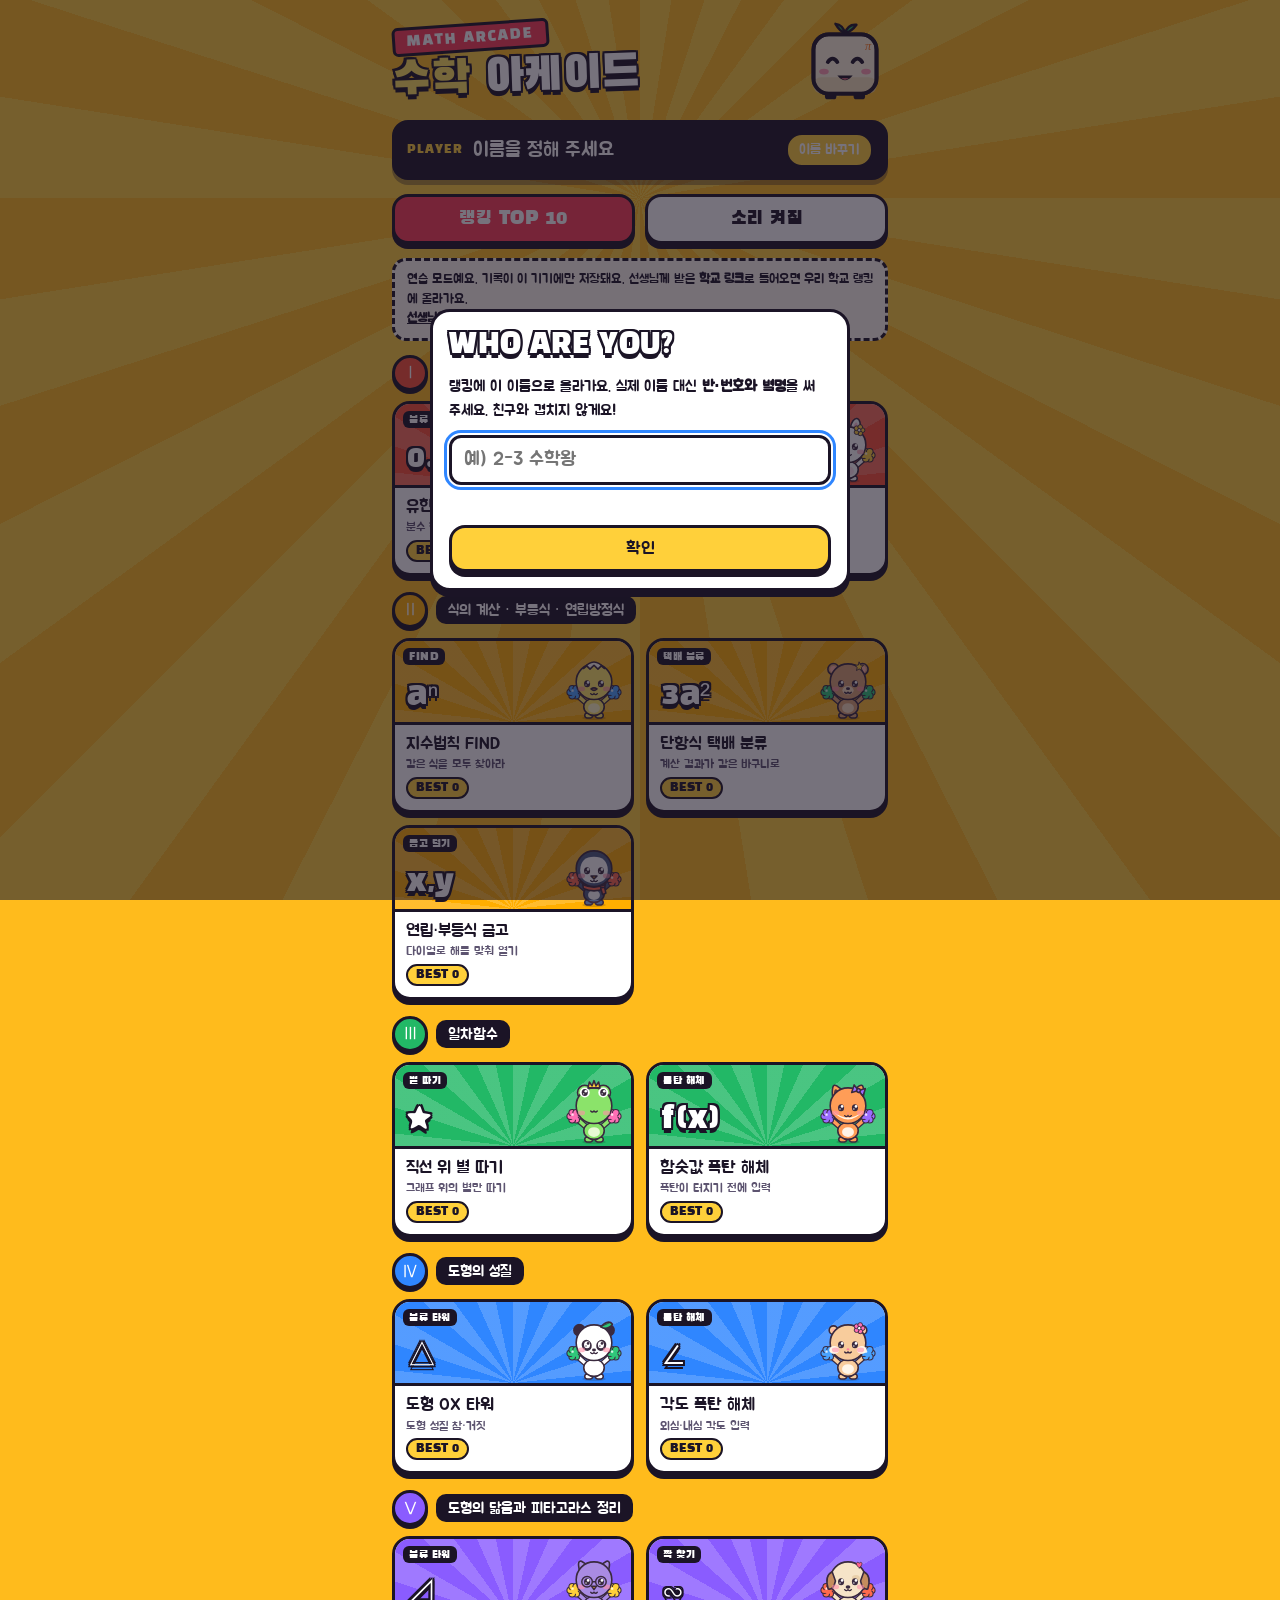
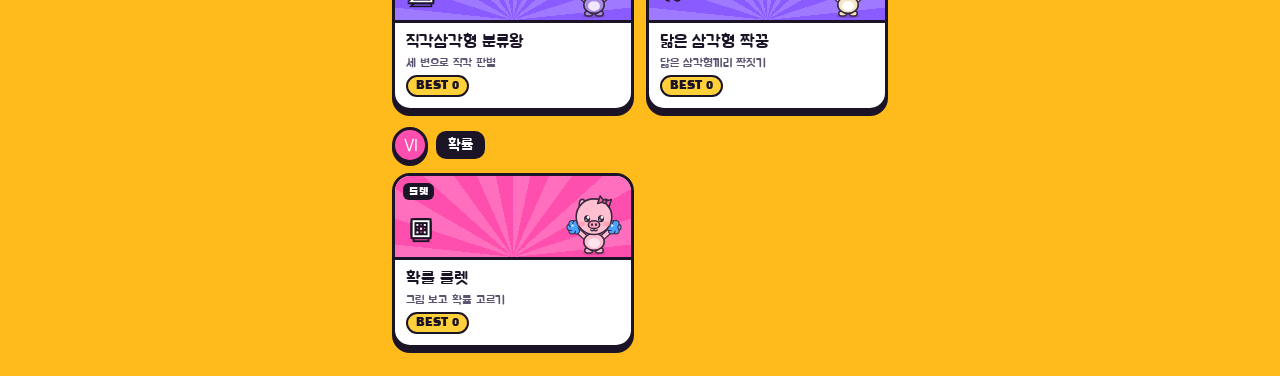
<file: index.html>
<!doctype html>
<html lang="ko">
<head>
<meta charset="utf-8">
<meta name="viewport" content="width=device-width,initial-scale=1,viewport-fit=cover">
<meta name="theme-color" content="#ffbb1c">
<meta name="robots" content="noindex">
<meta name="description" content="중학교 2학년 수학 복습용 학교 수업 게임입니다. 회원 가입이나 개인정보 입력이 없습니다.">
<title>중2 수학 아케이드</title>
<link rel="preconnect" href="https://fonts.googleapis.com">
<link rel="preconnect" href="https://fonts.gstatic.com" crossorigin>
<link href="https://fonts.googleapis.com/css2?family=Black+Han+Sans&family=Jua&display=swap" rel="stylesheet">
<style>
/* Layout: 오락실 한 화면. 햇살 무늬 바탕 위 굵은 잉크 테두리, 체크무늬 잔디 경기장, 폭탄 심지 타이머. 단원마다 고유 색. */
:root{
  --ink:#1b1426; --ink2:#2c2140; --cream:#fffaf0; --white:#ffffff;
  --sun1:#ffd03a; --sun2:#ffbb1c; --fire:#ff7a1a; --red:#ff3b55; --pink:#ff5fb0;
  --grass1:#aee35a; --grass2:#9ad446; --dirt:#6b4423; --dirt2:#4a2d16;
  --u1:#ff5236; --u2:#ffae00; --u3:#22b866; --u4:#2f86ff; --u5:#8a5cff; --u6:#ff4fae;
  --good:#22b866; --bad:#ff3b55;
  --f-big:'Black Han Sans','Jua','Apple SD Gothic Neo','Malgun Gothic',sans-serif;
  --f-ui:'Jua','Apple SD Gothic Neo','Malgun Gothic',system-ui,sans-serif;
  --f-var:'Times New Roman',Georgia,serif;
  color-scheme:light;
}
*{box-sizing:border-box}
[hidden]{display:none!important}
html,body{height:100%}
body{margin:0;color:var(--ink);font-family:var(--f-ui);font-size:15px;-webkit-tap-highlight-color:transparent;overflow-x:hidden;
  background-color:var(--sun2);
  background-image:repeating-conic-gradient(from 0deg at 50% 22%,var(--sun1) 0deg 9deg,var(--sun2) 9deg 18deg);
  background-attachment:fixed}
button{font:inherit;color:inherit;cursor:pointer;-webkit-user-select:none;user-select:none}
button:focus-visible,input:focus-visible{outline:3px solid var(--u4);outline-offset:2px}
#app{max-width:520px;margin:0 auto;min-height:100%;display:flex;flex-direction:column;
  padding-left:max(12px,env(safe-area-inset-left,0px));padding-right:max(12px,env(safe-area-inset-right,0px))}
section{display:flex;flex-direction:column;gap:14px;padding-block:14px 28px;flex:1;min-height:0}
#play{padding-block:8px 10px;height:100dvh;max-height:100dvh;gap:8px}

/* outlined arcade text */
.otl{font-family:var(--f-big);font-weight:400;color:var(--white);letter-spacing:.5px;
  text-shadow:-2px -2px 0 var(--ink),2px -2px 0 var(--ink),-2px 2px 0 var(--ink),2px 2px 0 var(--ink),0 -2px 0 var(--ink),0 2px 0 var(--ink),-2px 0 0 var(--ink),2px 0 0 var(--ink),0 5px 0 var(--ink)}

/* chunky button */
.btn{border:3px solid var(--ink);background:var(--white);border-radius:16px;box-shadow:0 5px 0 var(--ink);
  font-family:var(--f-ui);font-size:17px;padding:10px 16px;transition:transform .05s,box-shadow .05s;position:relative}
.btn:active{transform:translateY(4px);box-shadow:0 1px 0 var(--ink)}
.btn.yel{background:var(--sun1)} .btn.red{background:var(--red);color:#fff} .btn.small{font-size:14px;padding:6px 11px;border-width:2px;box-shadow:0 3px 0 var(--ink)}

/* ===== HOME ===== */
.logo{display:flex;align-items:center;gap:10px;padding-top:6px}
.logo .tx{display:flex;flex-direction:column;align-items:flex-start;gap:2px;flex:1;min-width:0}
.ribbon{font-family:var(--f-big);font-size:14px;color:#fff;background:var(--red);border:3px solid var(--ink);padding:3px 12px 2px;border-radius:6px;transform:rotate(-4deg);letter-spacing:2px}
.logo h1{margin:0;font-size:clamp(30px,10vw,46px);white-space:nowrap;line-height:1.05;color:#ffe45c;transform:rotate(-2deg)}
.logo h1 .g{color:#fff}
.mascot{width:86px;height:86px;flex:none;animation:bob 1.6s ease-in-out infinite}
@keyframes bob{50%{transform:translateY(-6px)}}
.plate{display:flex;align-items:center;gap:10px;background:var(--ink);color:#fff;border-radius:16px;padding:10px 12px;border:3px solid var(--ink);box-shadow:0 5px 0 rgba(27,20,38,.35)}
.plate .lbl{font-family:var(--f-big);font-size:12px;color:var(--sun1);letter-spacing:1px}
.plate b{font-weight:400;font-size:20px;flex:1;min-width:0;overflow:hidden;text-overflow:ellipsis;white-space:nowrap}
.toprow{display:flex;gap:10px}
.toprow .btn{flex:1;font-family:var(--f-big);font-size:19px;letter-spacing:.5px}
.note{background:var(--cream);border:3px dashed var(--ink);border-radius:14px;padding:9px 12px;font-size:13px;line-height:1.5}
#units{display:flex;flex-direction:column;gap:16px}
.unit{display:flex;flex-direction:column;gap:10px}
.uhead{display:flex;align-items:center;gap:8px}
.uhead .no{width:36px;height:36px;flex:none;display:grid;place-items:center;font-family:var(--f-big);font-size:17px;color:#fff;border:3px solid var(--ink);border-radius:50%;box-shadow:0 3px 0 var(--ink)}
.uhead .nm{background:var(--ink);color:#fff;border-radius:10px;padding:5px 12px 4px;font-size:15px}
.tiles{display:grid;grid-template-columns:1fr 1fr;gap:12px}
.tile{display:flex;flex-direction:column;align-items:stretch;gap:0;padding:0;overflow:hidden;text-align:left;border-radius:18px;min-height:150px}
.tile .art{height:74px;display:grid;place-items:center;border-bottom:3px solid var(--ink);position:relative;overflow:hidden}
.tile .art::before{content:"";position:absolute;inset:0;background:repeating-conic-gradient(from 0deg at 50% 100%,rgba(255,255,255,.18) 0 12deg,transparent 12deg 24deg)}
.tile .art span{position:relative;font-size:30px}
.tile .art .kind{position:absolute;left:8px;top:7px;font-family:var(--f-big);font-size:11px;background:var(--ink);color:#fff;border-radius:6px;padding:2px 6px 1px;letter-spacing:.5px}
.tile .bd{padding:9px 11px 11px;display:flex;flex-direction:column;gap:4px;flex:1}
.tile .tt{font-size:17px;line-height:1.15}
.tile .ds{font-size:12px;color:#5d5470;line-height:1.3}
.tile .best{margin-top:auto;align-self:flex-start;font-family:var(--f-big);font-size:12px;background:var(--sun1);border:2px solid var(--ink);border-radius:20px;padding:2px 8px 1px}

/* ===== PLAY HUD ===== */
.hud{background:var(--ink);border-radius:18px;padding:8px 10px;display:flex;flex-direction:column;gap:6px;color:#fff;border:3px solid var(--ink);box-shadow:0 4px 0 rgba(27,20,38,.35)}
.hrow{display:flex;align-items:center;gap:8px}
.qbtn{width:36px;height:36px;border-radius:12px;background:var(--fire);border:2px solid #fff;color:#fff;font-family:var(--f-big);font-size:16px;display:grid;place-items:center;flex:none;padding:0}
.bombi{width:34px;height:34px;flex:none}
.fuse{flex:1;height:12px;border-radius:8px;background:#3d2f52;position:relative}
.fuse i{position:absolute;left:0;top:0;bottom:0;width:100%;border-radius:8px;background:repeating-linear-gradient(-45deg,#f0cf8a 0 6px,#c9974a 6px 12px)}
.fuse i::after{content:"";position:absolute;right:-11px;top:50%;width:22px;height:22px;margin-top:-11px;border-radius:50%;
  background:radial-gradient(circle,#fff 0 18%,#ffe45c 28%,var(--fire) 52%,rgba(255,122,26,0) 70%);animation:spark .14s infinite alternate}
@keyframes spark{to{transform:scale(1.35) rotate(40deg)}}
.fuse.low i{background:repeating-linear-gradient(-45deg,#ffb3a0 0 6px,#ff5a3d 6px 12px)}
.tsec{font-family:var(--f-big);font-size:18px;min-width:26px;text-align:right;color:var(--sun1)}

.say{background:#fff;color:var(--ink);border-radius:12px;padding:3px 9px;font-size:14px;position:relative;white-space:nowrap;min-width:54px;text-align:center}
.say::before{content:"";position:absolute;left:-7px;top:50%;margin-top:-6px;border:6px solid transparent;border-right:8px solid #fff;border-left:0}
.fev{flex:1;display:flex;flex-direction:column;gap:2px;min-width:0}
.fev small{font-family:var(--f-big);font-size:10px;color:var(--pink);letter-spacing:1px}
.fevbar{height:9px;border-radius:6px;background:#3d2f52;overflow:hidden}
.fevbar i{display:block;height:100%;width:0;background:linear-gradient(90deg,var(--pink),var(--sun1));transition:width .2s}
.scorebox{background:#3d2f52;border-radius:12px;padding:3px 10px 4px;text-align:right;min-width:96px}
.scorebox small{display:block;font-family:var(--f-big);font-size:10px;color:var(--pink);letter-spacing:1px}
.scorebox b{font-family:var(--f-big);font-weight:400;font-size:22px;line-height:1;font-variant-numeric:tabular-nums}

/* ===== PLAY AREA ===== */
.area{flex:1;min-height:0;position:relative;display:flex;flex-direction:column;gap:10px;padding:10px;border-radius:20px;overflow:hidden;
  border:4px solid var(--ink);box-shadow:inset 0 0 0 5px var(--uc,var(--u1)),0 5px 0 var(--ink);
  background-color:var(--grass1);background-image:repeating-conic-gradient(var(--grass1) 0 25%,var(--grass2) 0 50%);background-size:48px 48px}
.area.shake{animation:shake .3s}
@keyframes shake{0%,100%{transform:translateX(0)}25%{transform:translateX(-8px)}75%{transform:translateX(8px)}}
.area.fever{box-shadow:inset 0 0 0 5px var(--fire),inset 0 0 26px 8px rgba(255,90,20,.75),0 5px 0 var(--ink);animation:fevglow .35s infinite alternate}
@keyframes fevglow{to{box-shadow:inset 0 0 0 5px #ffe45c,inset 0 0 34px 12px rgba(255,59,85,.8),0 5px 0 var(--ink)}}
.fx{position:absolute;inset:0;pointer-events:none;z-index:50;display:grid;place-items:center}
.combo{font-size:44px;line-height:1;text-align:center;animation:comboIn .7s forwards;transform-origin:center}
.combo small{display:block;font-size:22px;color:var(--sun1)}
@keyframes comboIn{0%{transform:scale(.3) rotate(-8deg);opacity:0}20%{transform:scale(1.15) rotate(-4deg);opacity:1}40%{transform:scale(1) rotate(-4deg)}85%{opacity:1}100%{opacity:0;transform:scale(1) rotate(-4deg) translateY(-20px)}}
.banner{font-size:46px;color:var(--sun1);animation:comboIn 1s forwards}
.banner.fv{color:#ff7a1a;font-size:54px}
.pop{position:absolute;font-family:var(--f-big);font-size:24px;pointer-events:none;animation:pop .8s forwards;z-index:45;white-space:nowrap}
.pop.ok{color:#fff;text-shadow:0 0 0 #000,-2px -2px 0 var(--good),2px -2px 0 var(--good),-2px 2px 0 var(--good),2px 2px 0 var(--good)}
.pop.ng{color:#fff;text-shadow:-2px -2px 0 var(--bad),2px -2px 0 var(--bad),-2px 2px 0 var(--bad),2px 2px 0 var(--bad)}
@keyframes pop{from{opacity:1;transform:translate(-50%,0) scale(1.2)}to{opacity:0;transform:translate(-50%,-50px) scale(1)}}
.boom{position:absolute;width:90px;height:90px;margin:-45px 0 0 -45px;pointer-events:none;z-index:44;border-radius:50%;
  background:radial-gradient(circle,#fff 0 15%,#ffe45c 25%,var(--fire) 45%,rgba(255,59,85,.6) 60%,transparent 70%);animation:boom .45s forwards}
@keyframes boom{from{transform:scale(.2);opacity:1}to{transform:scale(1.6);opacity:0}}
.cd{position:absolute;inset:0;display:grid;place-items:center;z-index:60;pointer-events:none;background:rgba(27,20,38,.35)}
.cd span{font-size:70px;color:var(--sun1);animation:comboIn .65s forwards}
.toast{position:absolute;left:10px;right:10px;bottom:84px;z-index:46;background:var(--ink);color:#fff;border-radius:14px;padding:10px 12px;font-size:15px;line-height:1.5;text-align:center;border:3px solid #fff;box-shadow:0 4px 0 var(--ink)}
.toast b{color:var(--sun1);font-weight:400}

/* math */
i{font-family:var(--f-var);font-style:italic;font-size:1.1em;padding:0 .03em}
sup{font-size:.62em;line-height:0;vertical-align:.75em}
.fr{display:inline-flex;flex-direction:column;vertical-align:middle;text-align:center;font-size:.86em;line-height:1.12;margin:0 .12em}
.fr>span:first-child{border-bottom:2px solid currentColor;padding:0 .18em .04em}
.fr>span:last-child{padding-top:.04em}
.dt{position:relative;display:inline-block}
.dt::before{content:"";position:absolute;left:50%;top:-.12em;width:.2em;height:.2em;margin-left:-.1em;border-radius:50%;background:currentColor}

/* sign / question board */
.sign{background:var(--cream);border:3px solid var(--ink);border-radius:16px;padding:10px 12px;text-align:center;font-size:17px;line-height:1.55;box-shadow:0 4px 0 var(--ink);word-break:keep-all;display:flex;flex-direction:column;align-items:center;gap:4px}
.sign .qs{font-size:15px}
.sign .qx{font-size:21px}

/* ===== TOWER ===== */
.tw{flex:1;min-height:0;position:relative}
.bin{position:absolute;bottom:0;width:31%;top:30%;border:3px dashed rgba(27,20,38,.45);border-radius:16px;display:flex;align-items:flex-end;justify-content:center;padding-bottom:8px}
.bin.l{left:0;background:rgba(47,134,255,.12)} .bin.r{right:0;background:rgba(255,59,85,.12)}
.bin span{font-family:var(--f-big);font-size:15px;color:var(--ink);opacity:.55}
.stack{position:absolute;inset:0}
.tcard{position:absolute;left:50%;bottom:6px;width:min(92%,340px);background:#fff;border:3px solid var(--ink);border-radius:14px;padding:12px 10px;text-align:center;font-size:20px;line-height:1.5;word-break:keep-all;
  transform:translate(-50%,calc(var(--i) * -54px)) scale(calc(1 - var(--i) * .1));z-index:calc(10 - var(--i));opacity:calc(1 - var(--i) * .17);transition:transform .12s,opacity .12s;box-shadow:0 4px 0 var(--ink)}
.tcard.sm{font-size:16px}
.tcard.cur{background:var(--cream);box-shadow:0 6px 0 var(--ink),0 0 0 4px var(--sun1)}
.tcard.flyL{transform:translate(-190%,40px) rotate(-28deg)!important;opacity:0!important;transition:transform .26s ease-in,opacity .26s}
.tcard.flyR{transform:translate(90%,40px) rotate(28deg)!important;opacity:0!important;transition:transform .26s ease-in,opacity .26s}
.tcard.wrongc{background:#ffd0d7}
.lr{display:grid;grid-template-columns:1fr 1fr;gap:10px}
.lrb{height:70px;font-family:var(--f-big);font-size:19px;display:flex;align-items:center;justify-content:center;gap:8px;color:#fff;letter-spacing:.5px}
.lrb b{font-size:22px;font-weight:400}
.lrb.l{background:var(--u4)} .lrb.r{background:var(--red)}

/* ===== MOLE ===== */
.holes{flex:1;min-height:0;display:grid;grid-template-columns:repeat(3,1fr);grid-template-rows:repeat(3,1fr);gap:6px 8px}
.hole{position:relative;overflow:hidden}
.hole::after{content:"";position:absolute;left:6%;right:6%;bottom:2px;height:26%;border-radius:50%;background:radial-gradient(ellipse at 50% 35%,var(--dirt2) 0 55%,var(--dirt) 56% 100%);z-index:1}
.crit{position:absolute;left:50%;bottom:8%;width:96%;max-width:132px;border:0;background:none;padding:0;display:flex;flex-direction:column;align-items:center;gap:0;
  transform:translate(-50%,230%);transition:transform .16s ease-out;z-index:2}
.crit.up{transform:translate(-50%,0)}
.crit .lab{background:#fff;border:3px solid var(--ink);border-radius:10px;padding:3px 6px;font-size:16px;line-height:1.3;min-width:60px;max-width:100%;text-align:center;box-shadow:0 3px 0 var(--ink);white-space:nowrap}
.crit .bod{width:56px;height:40px;margin-top:-2px}
.crit.hit .lab{background:#c8f5d8} .crit.miss .lab{background:#ffd0d7}
.crit.hit{animation:hop .3s}
@keyframes hop{50%{transform:translate(-50%,-14px)}}

/* ===== FIND ===== */
.findbar{display:flex;align-items:center;gap:10px;background:var(--ink);color:#fff;border-radius:16px;padding:8px 10px;border:3px solid var(--ink);box-shadow:0 4px 0 rgba(27,20,38,.4)}
.fnd{writing-mode:vertical-rl;font-family:var(--f-big);font-size:13px;letter-spacing:2px;color:var(--sun1)}
.tgt{flex:1;background:#fff;color:var(--ink);border-radius:12px;min-height:58px;display:flex;align-items:center;justify-content:center;font-size:26px}
.left{font-family:var(--f-big);font-size:13px;color:var(--pink);text-align:center;line-height:1.2}
.left b{display:block;font-size:24px;color:#fff;font-weight:400}
.fgrid{flex:1;min-height:0;display:grid;grid-template-columns:repeat(3,1fr);grid-auto-rows:1fr;gap:8px}
.tile2{border:3px solid var(--ink);border-radius:14px;background:#fff;box-shadow:0 4px 0 var(--ink);font-size:19px;display:flex;align-items:center;justify-content:center;padding:4px;min-height:0}
.tile2:active{transform:translateY(3px);box-shadow:0 1px 0 var(--ink)}
.tile2.got{background:var(--sun1);animation:got .35s forwards;opacity:0;transform:scale(0);pointer-events:none}
@keyframes got{0%{transform:scale(1);opacity:1}50%{transform:scale(1.12);opacity:1}100%{transform:scale(0);opacity:0}}
.tile2.miss{background:#ffd0d7;animation:shake .3s}

/* ===== STARS (points) ===== */
.board{position:relative;width:100%;max-width:min(100%,calc(100dvh - 330px));aspect-ratio:1;margin:0 auto;border:3px solid var(--ink);border-radius:14px;overflow:hidden;background:#fff;box-shadow:0 4px 0 var(--ink)}
.board canvas{position:absolute;inset:0;width:100%;height:100%}
.pt{position:absolute;width:30px;height:30px;margin:-15px 0 0 -15px;border:0;background:none;padding:0;z-index:2;transition:transform .1s}
.pt svg{width:100%;height:100%;display:block}
.pt:active{transform:scale(.85)}
.pt.got{animation:got .4s forwards;opacity:0;transform:scale(0);pointer-events:none}
.pt.miss{animation:shake .3s}
.stars-wrap{flex:1;min-height:0;display:flex;align-items:center;justify-content:center}

/* ===== BOMB ===== */
.bq{display:flex;gap:10px;align-items:stretch}
.bigbomb{width:74px;flex:none;display:flex;flex-direction:column;align-items:center;gap:4px}
.bigbomb svg{width:70px;height:70px}
.bigbomb.ticking svg{animation:tick .5s infinite alternate}
@keyframes tick{to{transform:scale(1.07) rotate(-4deg)}}
.bf{width:100%;height:9px;border-radius:6px;background:rgba(27,20,38,.3);overflow:hidden;border:2px solid var(--ink)}
.bf i{display:block;height:100%;width:100%;background:var(--fire)}
.bq .sign{flex:1;min-width:0;justify-content:center}
.ans{display:flex;align-items:center;justify-content:center;gap:8px;font-family:var(--f-big);font-size:30px;min-height:54px;border:3px solid var(--ink);border-radius:14px;background:#fff;box-shadow:0 4px 0 var(--ink)}
.ans .cur{width:3px;height:28px;background:var(--ink);animation:blink 1s steps(1) infinite}
@keyframes blink{50%{opacity:0}}
.ans.ng{background:#ffd0d7;font-size:22px} .ans.ok{background:#c8f5d8}
.pad{display:grid;grid-template-columns:repeat(4,1fr);gap:7px;margin-top:auto}
.pad .btn{height:48px;font-family:var(--f-big);font-size:22px;padding:0;box-shadow:0 4px 0 var(--ink)}
.pad .go{grid-row:span 2;height:auto;background:var(--sun1);font-size:19px}
.fig{width:140px;max-width:46%;height:auto}

/* ===== RESULT / RANK ===== */
.panel{background:#fff;border:3px solid var(--ink);border-radius:20px;padding:16px;display:flex;flex-direction:column;gap:12px;box-shadow:0 6px 0 var(--ink)}
.timeup{text-align:center;font-size:44px;color:var(--red);transform:rotate(-3deg);margin-top:4px}
.res-title{display:flex;justify-content:space-between;align-items:center;gap:8px;font-size:19px}
.chiplbl{font-family:var(--f-big);font-size:12px;color:#fff;border-radius:8px;padding:3px 8px 2px;border:2px solid var(--ink)}
.bigscore{background:var(--ink);border-radius:16px;padding:10px;text-align:center}
.bigscore small{display:block;font-family:var(--f-big);font-size:13px;color:var(--pink);letter-spacing:2px}
.bigscore b{display:block;font-family:var(--f-big);font-weight:400;font-size:58px;line-height:1.05;color:#fff;font-variant-numeric:tabular-nums}
.newbest{align-self:center;font-family:var(--f-big);background:var(--red);color:#fff;border:3px solid var(--ink);border-radius:20px;padding:4px 14px 3px;transform:rotate(-4deg);font-size:18px;animation:comboIn 1.2s forwards;animation-fill-mode:both}
.newbest{animation:nb 1s infinite alternate}
@keyframes nb{to{transform:rotate(3deg) scale(1.06)}}
.stats{display:grid;grid-template-columns:repeat(3,1fr);gap:8px;text-align:center}
.stats div{background:var(--cream);border:2px solid var(--ink);border-radius:12px;padding:7px 4px}
.stats b{display:block;font-family:var(--f-big);font-size:22px;font-weight:400}
.stats span{font-size:12px;color:#5d5470}
.status{font-size:13px;color:#5d5470;text-align:center;min-height:18px}
.row2{display:flex;gap:10px} .row2 .btn{flex:1;font-family:var(--f-big);font-size:18px}
.rlist{list-style:none;margin:0;padding:0;display:flex;flex-direction:column;gap:6px}
.rlist li{display:flex;align-items:center;gap:10px;padding:7px 10px;border-radius:12px;background:var(--cream);border:2px solid transparent}
.rlist li.me{background:#fff0a8;border-color:var(--ink)}
.rlist .rk{width:32px;height:32px;border-radius:50%;display:grid;place-items:center;font-family:var(--f-big);border:2px solid var(--ink);background:#fff;flex:none}
.rlist li:nth-child(1) .rk{background:var(--sun1);transform:scale(1.1)} .rlist li:nth-child(2) .rk{background:#d9dfe8} .rlist li:nth-child(3) .rk{background:#eaa86d}
.rlist .nm{flex:1;min-width:0;overflow:hidden;text-overflow:ellipsis;white-space:nowrap;font-size:16px}
.rlist .nm small{color:#5d5470;font-size:12px;margin-left:4px}
.rlist .pt2{font-family:var(--f-big);font-size:18px;font-variant-numeric:tabular-nums}
.empty{color:#5d5470;text-align:center;padding:14px;font-size:14px}
.chips{display:flex;gap:6px;overflow-x:auto;padding:2px 2px 8px}
.chip{flex:none;border:2px solid var(--ink);border-radius:20px;background:#fff;padding:6px 12px;font-size:14px;box-shadow:0 3px 0 var(--ink)}
.chip.on{background:var(--ink);color:var(--sun1)}
.rhead{display:flex;align-items:center;gap:10px}
.rhead h1{margin:0;font-size:32px;flex:1}
.ib{width:44px;height:44px;padding:0;display:grid;place-items:center;font-family:var(--f-big);font-size:20px}

/* modal */
.modal{position:fixed;inset:0;background:rgba(27,20,38,.6);display:grid;place-items:center;z-index:100;
  padding:16px max(16px,env(safe-area-inset-right,0px)) 16px max(16px,env(safe-area-inset-left,0px))}
.modal .panel{width:100%;max-width:420px}
.modal h3{margin:0;font-size:28px}
.modal p{margin:0;line-height:1.6}
.modal input{font:inherit;font-size:19px;padding:10px 12px;border:3px solid var(--ink);border-radius:12px;width:100%}
.howto{font-family:var(--f-big);font-size:13px;letter-spacing:2px;color:#fff;align-self:flex-start;border-radius:8px;padding:3px 10px 2px;border:2px solid var(--ink)}
.how{background:var(--cream);border:2px solid var(--ink);border-radius:14px;padding:12px;line-height:1.65;font-size:15px}
.how b{color:var(--red);font-weight:400}
.keys{font-size:12px;color:#5d5470}
.err{color:var(--bad);font-size:13px;min-height:16px}


/* ===== CONVEYOR ===== */
.belt{position:relative;flex:1;min-height:120px;display:flex;align-items:center}
.rail{position:absolute;left:0;right:0;top:50%;height:46px;margin-top:6px;border:3px solid var(--ink);border-radius:24px;background:repeating-linear-gradient(90deg,#5b5470 0 14px,#46405a 14px 28px);animation:belt 1s linear infinite;background-size:28px 100%}
@keyframes belt{to{background-position:28px 0}}
.endmark{position:absolute;right:4px;top:50%;margin-top:-38px;font-family:var(--f-big);font-size:12px;color:#fff;background:var(--red);border:2px solid var(--ink);border-radius:6px;padding:2px 6px 1px}
.box{position:absolute;top:50%;transform:translateY(-62%);min-width:42%;max-width:60%;padding:12px 10px;background:#e9b36b;border:3px solid var(--ink);border-radius:10px;box-shadow:0 5px 0 var(--ink);text-align:center;font-size:21px;line-height:1.4;z-index:2}
.box::before{content:"";position:absolute;left:50%;top:-3px;width:26%;height:8px;margin-left:-13%;background:#c98d45;border:0 solid var(--ink);border-width:0 3px 3px}
.box span{background:#fffaf0;border-radius:8px;padding:2px 8px;display:inline-block}
.box.in{transition:transform .25s,opacity .25s;transform:translateY(80%) scale(.4);opacity:0}
.box.ng{background:#ff9aa8}
.bins3{display:grid;grid-template-columns:repeat(3,1fr);gap:8px}
.bin3{height:104px;padding:6px 4px;display:flex;flex-direction:column;align-items:center;justify-content:center;gap:4px;background:#ffd03a;border-radius:6px 6px 22px 22px;font-size:20px}
.bin3 .lid{width:80%;height:8px;border:2px solid var(--ink);border-radius:6px;background:var(--fire)}
.bin3 .bv{background:#fff;border:2px solid var(--ink);border-radius:10px;padding:4px 6px;min-width:76%}
.bin3 small{font-family:var(--f-big);font-size:11px;opacity:.6}
.bin3.ok{background:#8fe3a9}
/* ===== SAFE ===== */
.safe{flex:1;min-height:0;max-height:430px;background:linear-gradient(#8a93a6,#6c7489);border:4px solid var(--ink);border-radius:20px;box-shadow:0 6px 0 var(--ink),inset 0 0 0 6px #b7bfcf;display:flex;flex-direction:column;align-items:center;justify-content:center;gap:12px;padding:12px;transition:transform .3s}
.safehd{display:flex;align-items:center;gap:8px;font-family:var(--f-big);color:#fff;letter-spacing:2px;font-size:14px}
.lamp{width:14px;height:14px;border-radius:50%;background:#555;border:2px solid var(--ink)}
.safe.open .lamp{background:var(--good);box-shadow:0 0 10px var(--good)}
.safe.open{transform:perspective(600px) rotateY(-18deg)}
.safe.nope{animation:shake .3s}.safe.nope .lamp{background:var(--red)}
.dials{display:flex;gap:14px;flex-wrap:wrap;justify-content:center}
.dial{display:flex;flex-direction:column;align-items:center;gap:5px;background:#2c2140;border:3px solid var(--ink);border-radius:18px;padding:8px 12px;color:#fff;min-width:96px}
.dlab{font-size:17px;color:var(--sun1)}
.dial .btn{width:68px;height:44px;font-size:20px;padding:0;color:var(--ink)}
.dv{font-family:var(--f-big);font-weight:400;font-size:34px;line-height:1;min-width:60px;text-align:center;background:#fff;color:var(--ink);border-radius:10px;padding:6px 4px}
.signs{display:flex;gap:6px;flex-wrap:wrap;justify-content:center}
.sg{font-size:16px;padding:6px 10px}
.sg.on{background:var(--sun1)}
.openbtn{height:62px;font-family:var(--f-big);font-size:22px}
/* ===== TRIANGLE MATCH ===== */
.tgrid{flex:1;min-height:0;display:grid;grid-template-columns:repeat(2,1fr);grid-auto-rows:1fr;gap:8px}
.tcard2{border:3px solid var(--ink);border-radius:14px;background:#fff;box-shadow:0 4px 0 var(--ink);padding:2px;min-height:0;transition:transform .08s}
.tcard2.sel{background:#fff0a8;transform:translateY(3px);box-shadow:0 1px 0 var(--ink),0 0 0 3px var(--sun1)}
.tcard2.done{animation:got .4s forwards;opacity:0;transform:scale(0);pointer-events:none}
.tcard2.ng{background:#ffd0d7;animation:shake .3s}
/* ===== PROB ===== */
.pvis{flex:1;min-height:0;justify-content:center}
.pv{width:min(52%,180px);height:auto;max-height:28vh}
.wheel{transform-origin:50px 50px}
.wheel.spinning{animation:spinw .65s cubic-bezier(.2,.7,.3,1)}
@keyframes spinw{to{transform:rotate(720deg)}}
.pcards{display:flex;flex-wrap:wrap;gap:5px;justify-content:center;max-width:300px}
.pcards span{width:34px;height:46px;display:grid;place-items:center;background:#fff;border:2px solid var(--ink);border-radius:6px;font-family:var(--f-big);font-size:17px;box-shadow:0 2px 0 var(--ink)}
.coins{display:flex;gap:14px}
.coins span{width:62px;height:62px;border-radius:50%;display:grid;place-items:center;background:#ffd03a;border:3px solid var(--ink);font-family:var(--f-big);font-size:20px;box-shadow:0 4px 0 var(--ink)}
.coins span.b{background:#d9dfe8}
.outfit{font-size:22px;display:flex;gap:10px;align-items:center}
.outfit b{font-weight:400;background:#fff;border:3px solid var(--ink);border-radius:12px;padding:8px 12px}
.ch3{display:grid;grid-template-columns:repeat(3,1fr);gap:8px}
.pch{height:84px;font-size:24px;display:flex;align-items:center;justify-content:center;position:relative}
.pch small{position:absolute;left:7px;top:4px;font-size:11px;opacity:.5}
.pch.ok{background:#8fe3a9} .pch.ng{background:#ffb3bf}


/* ===== CHARACTERS ===== */
.cw{position:relative}
.chr{overflow:visible;display:block}
.chr .armL{transform-origin:39px 75px} .chr .armR{transform-origin:61px 75px}
.chr .bod{transform-origin:50px 96px} .chr .head{transform-origin:50px 62px}
.chr .tear{animation:tear .9s ease-in infinite}
@keyframes tear{0%{transform:translateY(0);opacity:1}100%{transform:translateY(8px);opacity:0}}
/* idle: 통통 + 번갈아 흔들기 */
.st-idle .bod{animation:bobc 1s ease-in-out infinite}
.st-idle .armL{animation:wl .55s ease-in-out infinite alternate} .st-idle .armR{animation:wr .55s ease-in-out .27s infinite alternate}
.st-idle .head{animation:tilt 2s ease-in-out infinite}
/* 정답: 점프 + 만세 */
.st-happy .bod{animation:hopc .55s cubic-bezier(.3,.7,.4,1)}
.st-happy .armL{animation:upL .14s ease-in-out infinite alternate} .st-happy .armR{animation:upR .14s ease-in-out infinite alternate}
/* 콤보: 공중제비 */
.st-combo .bod{animation:spinj .7s cubic-bezier(.3,.7,.4,1);transform-origin:50px 62px}
.st-combo .armL{animation:upL .1s infinite alternate} .st-combo .armR{animation:upR .1s infinite alternate}
/* 피버: 신나는 춤 + 빛 */
.st-fever .chr{filter:drop-shadow(0 0 6px #ffb02e) drop-shadow(0 0 2px #ff5236)}
.st-fever .bod{animation:dance .3s ease-in-out infinite alternate}
.st-fever .armL{animation:wl .12s infinite alternate} .st-fever .armR{animation:wr .12s infinite alternate}
/* 오답: 시무룩 + 고개 젓기 */
.st-sad .bod{animation:droop .9s ease-out forwards}
.st-sad .head{animation:nope .22s ease-in-out 3}
.st-sad .armL{transform:rotate(-75deg);transition:transform .2s} .st-sad .armR{transform:rotate(75deg);transition:transform .2s}
/* 격려: 주먹 불끈 */
.st-enc .bod{animation:bobc .5s ease-in-out infinite}
.st-enc .armL{animation:fist .22s ease-in-out infinite alternate} .st-enc .armR{transform:rotate(30deg)}
/* 시간 부족: 다급하게 */
.st-hurry .bod{animation:bobc .3s ease-in-out infinite}
.st-hurry .armL{animation:wl .16s infinite alternate} .st-hurry .armR{animation:wr .16s .08s infinite alternate}
@keyframes bobc{0%,100%{transform:translateY(0)}50%{transform:translateY(-5px)}}
@keyframes tilt{0%,100%{transform:rotate(-4deg)}50%{transform:rotate(4deg)}}
@keyframes wl{from{transform:rotate(14deg)}to{transform:rotate(-28deg)}} @keyframes wr{from{transform:rotate(-14deg)}to{transform:rotate(28deg)}}
@keyframes upL{from{transform:rotate(30deg)}to{transform:rotate(55deg)}} @keyframes upR{from{transform:rotate(-30deg)}to{transform:rotate(-55deg)}}
@keyframes hopc{0%{transform:translateY(0) scale(1.12,.86)}35%{transform:translateY(-28px) scale(.92,1.1)}70%{transform:translateY(0) scale(1.1,.9)}100%{transform:none}}
@keyframes spinj{0%{transform:translateY(0) scale(1.1,.88)}45%{transform:translateY(-18px) rotate(200deg)}85%{transform:translateY(0) rotate(360deg) scale(1.08,.92)}100%{transform:rotate(360deg)}}
@keyframes dance{from{transform:rotate(-12deg) translateY(0)}to{transform:rotate(12deg) translateY(-7px)}}
@keyframes droop{0%{transform:none}25%{transform:translateY(5px) scale(1.06,.92)}100%{transform:translateY(4px) scale(1,.96)}}
@keyframes nope{0%,100%{transform:rotate(0)}25%{transform:rotate(-12deg)}75%{transform:rotate(12deg)}}
@keyframes fist{from{transform:rotate(-25deg)}to{transform:rotate(12deg)}}
.ptc{position:absolute;left:50%;top:28%;font-size:15px;line-height:1;pointer-events:none;animation:ptc .85s ease-out both;z-index:6;text-shadow:0 0 2px #fff}
.ptc.pt-sweat{font-size:9px;left:66%;top:22%}
.ptc.pt-star{font-size:17px} .ptc.pt-note{font-family:var(--f-big);font-size:16px}
@keyframes ptc{from{transform:translate(-50%,0) scale(.4);opacity:1}to{transform:translate(calc(-50% + var(--dx)),var(--dy)) scale(1.25);opacity:0}}
.mini{width:70px;height:70px;margin:-20px -4px -10px -6px;flex:none;z-index:5}
.say{transition:transform .1s}
.say.bump{animation:sayb .3s}
.say{white-space:normal;max-width:44%;font-size:13px;line-height:1.25;padding:4px 9px;word-break:keep-all}
@keyframes sayb{40%{transform:scale(1.15)}}
.tile .art{height:84px;justify-items:start;align-items:end;padding:0 0 8px 12px}
.tile .art .tchr{position:absolute;right:4px;bottom:2px;width:66px;height:66px;font-size:0}
.cheerbox{display:flex;align-items:center;gap:10px}
.cheerbox .cc{width:92px;height:92px;flex:none}
.cheerbox .cb{position:relative;background:#fff;border:3px solid var(--ink);border-radius:16px;padding:8px 12px;font-size:16px;line-height:1.4;box-shadow:0 3px 0 var(--ink)}
.cheerbox .cb::before{content:"";position:absolute;left:-11px;top:50%;margin-top:-8px;border:8px solid transparent;border-right:10px solid var(--ink);border-left:0}
.cheerbox .cb small{display:block;font-family:var(--f-big);font-size:11px;color:#8a7ca6;letter-spacing:1px}
#result .cheerbox{justify-content:center}

@media (max-width:380px){.mascot{width:70px;height:70px}.tcard{font-size:18px}.crit .lab{font-size:14px}}

/* ===== MOBILE FIXES ===== */
html{touch-action:manipulation;-webkit-text-size-adjust:100%;text-size-adjust:100%}
#app,.modal{-webkit-user-select:none;user-select:none;-webkit-touch-callout:none}
#app input,.modal input{-webkit-user-select:text;user-select:text}
button{touch-action:manipulation}
.say{flex:1;max-width:none;min-width:0}
.scorebox{min-width:92px;flex:none}
.scorebox .fevbar{height:6px;margin-top:4px;border-radius:4px;background:#5a4a75}
.scorebox small span{color:var(--sun1)}
.fgrid,.tgrid,.ch3,.bins3,.lr,.holes,.stats,.row2>*{min-width:0}
.fgrid{grid-template-columns:repeat(3,minmax(0,1fr))}
.tgrid{grid-template-columns:repeat(2,minmax(0,1fr))}
.ch3,.bins3{grid-template-columns:repeat(3,minmax(0,1fr))}
.tile2{font-size:clamp(14px,4.4vw,19px);overflow:hidden;white-space:nowrap;word-break:keep-all}
.tile2>span,.bin3 .bv,.box,.pch>span,.crit .lab{white-space:nowrap}
.bin3 .bv{overflow:hidden;max-width:96%}
.tgt{font-size:clamp(20px,6.5vw,26px)}
@media (max-width:380px){
  .sign{font-size:15px;padding:8px 10px}.sign .qx{font-size:19px}.sign .qs{font-size:14px}
  .hud{padding:6px 8px}.scorebox b{font-size:20px}.lrb{height:62px;font-size:17px}
  .pad .btn{height:44px}.pad .btn.go{height:auto}.pch{height:72px;font-size:21px}.bin3{height:92px;font-size:17px}
  .dial{min-width:84px;padding:6px 8px}.dv{font-size:28px}
}
@media (max-height:680px){ .area{gap:8px;padding:8px} .sign{padding:6px 10px} }

@media (prefers-reduced-motion:reduce){*{animation:none!important;transition:none!important}}

/* ===== 학교 링크 ===== */
.schoolbar{display:flex;align-items:center;gap:8px;background:#fff;border:3px solid var(--ink);border-radius:14px;padding:7px 12px;box-shadow:0 4px 0 var(--ink);font-size:16px}
.schoolbar .tag{font-family:var(--f-big);font-size:12px;color:#fff;background:var(--u4);border:2px solid var(--ink);border-radius:8px;padding:2px 7px 1px;letter-spacing:1px;flex:none}
.schoolbar b{font-weight:400;flex:1;min-width:0;overflow:hidden;text-overflow:ellipsis;white-space:nowrap}
.note a{color:var(--ink);font-weight:700}
.rschool{font-family:var(--f-ui);font-size:15px;text-align:center;margin-top:-6px}
.blocker{position:fixed;inset:0;z-index:200;background:rgba(27,20,38,.75);display:grid;place-items:center;padding:16px}
.blocker .panel{max-width:400px;width:100%;text-align:center}
.blocker .panel p{margin:0;line-height:1.6}
</style>
</head>
<body>
<div id="app">
  <section id="home">
    <div class="logo">
      <div class="tx"><span class="ribbon">MATH ARCADE</span><h1 class="otl">수학 <span class="g">아케이드</span></h1></div>
      <div class="mascot" id="homeMascot"></div>
    </div>
    <div class="schoolbar" id="schoolBar" hidden><span class="tag">SCHOOL</span><b id="schoolName"></b></div>
    <div class="plate"><span class="lbl">PLAYER</span><b id="pname">-</b><button class="btn small yel" id="chName">이름 바꾸기</button></div>
    <div class="toprow"><button class="btn red" id="toRank">랭킹 TOP 10</button><button class="btn" id="sndBtn">소리 켜짐</button></div>
    <div id="preview" class="note" hidden>연습 모드예요. 기록이 이 기기에만 저장돼요. 선생님께 받은 <b>학교 링크</b>로 들어오면 우리 학교 랭킹에 올라가요.<br><a href="new.html">선생님이신가요? 우리 학교 링크 만들기 →</a></div>
    <div id="units"></div>
  </section>

  <section id="play" hidden>
    <div class="hud">
      <div class="hrow">
        <button class="qbtn" id="quit" aria-label="그만하기">II</button>
        <svg class="bombi" viewBox="0 0 40 40" aria-hidden="true"><circle cx="18" cy="23" r="14" fill="#1b1426" stroke="#fff" stroke-width="2"/><circle cx="13" cy="18" r="4" fill="#fff" opacity=".55"/><path d="M27 12 q4 -6 9 -5" stroke="#f0cf8a" stroke-width="3" fill="none"/><rect x="24" y="9" width="7" height="6" rx="1.5" fill="#6b6385" transform="rotate(35 27 12)"/></svg>
        <div class="fuse" id="fuse"><i id="tfill"></i></div>
        <span class="tsec" id="tsec">60</span>
      </div>
      <div class="hrow">
        <div class="mini" id="hudMascot"></div>
        <span class="say" id="say">Ready</span>
        <div class="scorebox"><small>SCORE <span id="fevLbl"></span></small><b id="hudScore">0</b><div class="fevbar" title="FEVER 게이지"><i id="fevFill"></i></div></div>
      </div>
    </div>
    <div id="area" class="area"></div>
  </section>

  <section id="result" hidden>
    <div class="timeup otl">TIME UP!</div>
    <div class="cheerbox"><div class="cc" id="resChr"></div><div class="cb" id="resSay"></div></div>
    <div class="panel">
      <div class="res-title"><span id="resGame"></span><span class="chiplbl" id="resUnit"></span></div>
      <div class="bigscore"><small>SCORE</small><b id="resScore">0</b></div>
      <div class="newbest" id="resNew" hidden>NEW RECORD!</div>
      <div class="stats">
        <div><b id="resOk">0</b><span>맞힘</span></div>
        <div><b id="resNg">0</b><span>틀림</span></div>
        <div><b id="resCombo">0</b><span>최대 콤보</span></div>
      </div>
      <div class="status" id="resStatus"></div>
      <div class="row2"><button class="btn yel" id="again">다시 하기</button><button class="btn" id="toMenu">메뉴로</button></div>
    </div>
    <div class="panel">
      <div class="res-title"><span>이 게임 TOP 10</span><button class="btn small" id="resToRank">종합 랭킹</button></div>
      <ol class="rlist" id="resList"></ol>
    </div>
  </section>

  <section id="rank" hidden>
    <div class="rhead"><button class="btn ib" id="rankBack" aria-label="뒤로">←</button><h1 class="otl">RANKING</h1><button class="btn small" id="rankReload">새로고침</button></div>
    <div class="rschool" id="rankSchool"></div>
    <div class="chips" id="chips"></div>
    <div class="panel">
      <div class="res-title"><span id="rankTitle">종합 랭킹</span></div>
      <div class="keys" id="rankDesc"></div>
      <ol class="rlist" id="rankList"></ol>
    </div>
  </section>
</div>

<div class="blocker" id="badLink" hidden><div class="panel"><h3 class="otl">링크를 확인해 주세요</h3><p>이 학교 링크를 찾을 수 없어요. 선생님께 받은 주소가 맞는지 다시 확인해 주세요.</p><div class="row2"><a class="btn yel" href="./" style="text-decoration:none;display:grid;place-items:center">연습 모드로 하기</a></div></div></div>

<div class="modal" id="nameModal" hidden>
  <form class="panel" id="nameForm">
    <h3 class="otl">WHO ARE YOU?</h3>
    <p>랭킹에 이 이름으로 올라가요. 실제 이름 대신 <b>반·번호와 별명</b>을 써 주세요. 친구와 겹치지 않게요!</p>
    <input id="nameInput" maxlength="20" placeholder="예) 2-3 수학왕" autocomplete="off">
    <div class="err" id="nameErr"></div>
    <button class="btn yel" type="submit">확인</button>
  </form>
</div>

<div class="modal" id="intro" hidden>
  <div class="panel">
    <span class="howto" id="introTag">HOW TO PLAY</span>
    <div class="keys" id="introUnit"></div>
    <h3 id="introTitle"></h3>
    <div class="cheerbox"><div class="cc" id="introChr"></div><div class="cb" id="introSay"></div></div>
    <div class="how" id="introHow"></div>
    <div class="keys" id="introKeys"></div>
    <div class="row2"><button class="btn" id="introBack">취소</button><button class="btn yel" id="introGo">START!</button></div>
  </div>
</div>

<script src="config.js"></script>
<script src="common.js"></script>
<script>
(function(){
'use strict';
/* ========= 공통 도구 ========= */
const $=(s,r=document)=>r.querySelector(s);
const rnd=(a,b)=>Math.floor(Math.random()*(b-a+1))+a;
const nz=(a,b)=>{let v;do{v=rnd(a,b)}while(v===0);return v;};
const pick=a=>a[Math.floor(Math.random()*a.length)];
const shuffle=a=>{for(let i=a.length-1;i>0;i--){const j=Math.floor(Math.random()*(i+1));[a[i],a[j]]=[a[j],a[i]];}return a;};
const gcd=(a,b)=>{a=Math.abs(a);b=Math.abs(b);while(b){[a,b]=[b,a%b];}return a;};
const esc=s=>String(s).replace(/[&<>"']/g,c=>({'&':'&amp;','<':'&lt;','>':'&gt;','"':'&quot;',"'":'&#39;'}[c]));
const num=v=>v<0?'−'+(-v):String(v);
const V=x=>`<i>${x}</i>`;
const pw=(base,e)=>e===0?'1':e===1?base:`${base}<sup>${e}</sup>`;
const fracH=(a,b)=>`<span class="fr"><span>${a}</span><span>${b}</span></span>`;
function frac(n,d){ if(d<0){n=-n;d=-d;} const g=gcd(n,d)||1; n/=g; d/=g; if(d===1) return num(n); return (n<0?'−':'')+fracH(Math.abs(n),d); }
function fkey(n,d){ if(d<0){n=-n;d=-d;} const g=gcd(n,d)||1; return (n/g)+'/'+(d/g); }
const N=v=>({html:num(v),key:'n'+v});
const F=(n,d)=>({html:frac(n,d),key:'f'+fkey(n,d)});
const T=(s,k)=>({html:s,key:'t'+(k||s)});
function mc(correct,cands,n,filler){
  n=n||4; const seen=new Set([correct.key]); const out=[correct];
  for(const c of shuffle(cands.slice())){ if(out.length>=n) break; if(c&&!seen.has(c.key)){seen.add(c.key);out.push(c);} }
  let g=0; while(out.length<n&&filler&&g++<80){const c=filler(); if(c&&!seen.has(c.key)){seen.add(c.key);out.push(c);}}
  shuffle(out); return {choices:out.map(c=>c.html),ans:out.indexOf(correct)};
}
function numFill(ans,min){ return ()=>{const v=ans+nz(-6,6); return (min!==undefined&&v<min)?null:N(v);}; }

/* 단항식·다항식 */
const VARS=['a','b','x','y'];
function mono(c,v){
  const vs=VARS.filter(k=>v[k]);
  const vstr=vs.map(k=>pw(V(k),v[k])).join('');
  if(!vstr) return num(c);
  if(c===1) return vstr; if(c===-1) return '−'+vstr; return num(c)+vstr;
}
function poly(ts){
  ts=ts.filter(t=>t.c!==0); if(!ts.length) return '0';
  return ts.map((t,i)=>{const m=mono(Math.abs(t.c),t.v); if(i===0) return (t.c<0?'−':'')+m; return (t.c<0?' − ':' + ')+m;}).join('');
}
const vkey=v=>VARS.map(k=>k+(v[k]||0)).join('');
const mul=(a,b)=>{const v={};VARS.forEach(k=>{const e=(a.v[k]||0)+(b.v[k]||0); if(e) v[k]=e;}); return {c:a.c*b.c,v};};
function simplify(ts){const m=new Map(); ts.forEach(t=>{const k=vkey(t.v); if(m.has(k)) m.get(k).c+=t.c; else m.set(k,{c:t.c,v:Object.assign({},t.v)});}); return [...m.values()].filter(t=>t.c!==0);}
const pkey=ts=>simplify(ts).map(t=>t.c+vkey(t.v)).join('|');
const monoP=t=>t.c<0?`(${mono(t.c,t.v)})`:mono(t.c,t.v);
const fX=x=>`${V('f')}(${x})`;

/* 일차식 y = ax + b  (a={n,d}) */
function lin(a,b,v){
  v=v||'x'; let s='';
  if(a.n!==0){ const an=Math.abs(a.n); const coef=a.d===1?(an===1?'':an):fracH(an,a.d); s=(a.n<0?'−':'')+coef+V(v); }
  if(b!==0) s+= s?(b<0?' − ':' + ')+Math.abs(b):num(b);
  return s||'0';
}
const yeq=(a,b)=>`${V('y')} = ${lin(a,b)}`;
const skey=(a,b)=>fkey(a.n,a.d)+'|'+b;

/* 그래프 그리기 */
function drawGraph(cv,lines,R){
  R=R||5; const dpr=window.devicePixelRatio||1; const w=cv.clientWidth||200, h=cv.clientHeight||w;
  cv.width=w*dpr; cv.height=h*dpr; const c=cv.getContext('2d'); c.setTransform(dpr,0,0,dpr,0,0);
  const s=Math.min(w,h)/(2*R+1.2), ox=w/2, oy=h/2, X=x=>ox+x*s, Y=y=>oy-y*s;
  c.fillStyle='#ffffff'; c.fillRect(0,0,w,h);
  c.strokeStyle='#e3e8df'; c.lineWidth=1;
  for(let i=-R;i<=R;i++){c.beginPath();c.moveTo(X(i),0);c.lineTo(X(i),h);c.stroke();c.beginPath();c.moveTo(0,Y(i));c.lineTo(w,Y(i));c.stroke();}
  c.strokeStyle='#1c2131'; c.lineWidth=1.6;
  c.beginPath();c.moveTo(0,oy);c.lineTo(w,oy);c.moveTo(ox,0);c.lineTo(ox,h);c.stroke();
  c.fillStyle='#1c2131';
  if(s>15){ c.font=`${Math.max(9,Math.min(12,s*.5))}px sans-serif`; c.textAlign='center'; c.textBaseline='top';
    for(let i=-R;i<=R;i++){ if(i===0) continue; if(R>4&&i%2) continue; c.fillText(String(i),X(i),oy+3); }
    c.textAlign='right'; c.textBaseline='middle';
    for(let i=-R;i<=R;i++){ if(i===0) continue; if(R>4&&i%2) continue; c.fillText(String(i),ox-4,Y(i)); }
    c.textAlign='right'; c.textBaseline='top'; c.fillText('O',ox-3,oy+3);
    c.font='italic 13px serif'; c.textAlign='right'; c.fillText('x',w-4,oy+4); c.textAlign='left'; c.fillText('y',ox+5,2);
  }
  lines.forEach(L=>{ const a=L.n/L.d; c.strokeStyle=L.color||'#e1374a'; c.lineWidth=L.w||3; c.beginPath();
    c.moveTo(X(-R-1),Y(a*(-R-1)+L.b)); c.lineTo(X(R+1),Y(a*(R+1)+L.b)); c.stroke(); });
}



/* ========= 게임별 응원 캐릭터 (오리지널, 아기 동물 응원단) ========= */
const CHARS={
  cat:    {name:'냥이',  head:'#ffd29a',body:'#ffd29a',belly:'#fff4e2',pom:'#ff6fb5',acc:'bow',   accC:'#ff5fa0',cheer:['냥! 할 수 있어!','냥냥 최고!','집중해 냥!'],right:['냥냥! 정답!','역시 냥!','완벽하다 냥!']},
  bunny:  {name:'토토',  head:'#ffffff',body:'#ffffff',belly:'#ffe6ef',pom:'#ffd03a',acc:'flower',accC:'#ffd03a',cheer:['깡총! 힘내!','토토가 응원해!','좋아 좋아!'],right:['깡총깡총 정답!','토토 신났어!','최고야!']},
  chick:  {name:'삐약이',head:'#ffe867',body:'#ffe867',belly:'#fff7c2',pom:'#4aa3ff',acc:'shell', accC:'#fffaf0',cheer:['삐약! 파이팅!','삐약삐약!','할 수 있어 삐약!'],right:['삐약! 정답!','잘한다 삐약!','짹짹 최고!']},
  bear:   {name:'곰돌',  head:'#d9a274',body:'#d9a274',belly:'#f6dcbc',pom:'#2fc77a',acc:'star',  accC:'#ffd03a',cheer:['영차영차!','곰돌이가 응원해!','차근차근!'],right:['영차! 정답!','곰돌이 감동!','멋지다!']},
  penguin:{name:'펭펭',  head:'#4a5a80',body:'#4a5a80',belly:'#ffffff',pom:'#ff6a4d',acc:'scarf', accC:'#ff6a4d',cheer:['뒤뚱 파이팅!','펭펭 응원단!','침착하게!'],right:['뒤뚱뒤뚱 정답!','펭펭 박수!','짱이야!']},
  frog:   {name:'개굴',  head:'#8be36a',body:'#8be36a',belly:'#e8fad4',pom:'#ff6fb5',acc:'crown', accC:'#ffd03a',cheer:['개굴! 힘내!','폴짝 파이팅!','개굴개굴!'],right:['개굴! 정답!','폴짝폴짝 최고!','잘한다 개굴!']},
  fox:    {name:'여랑',  head:'#ff9d57',body:'#ff9d57',belly:'#fff3e6',pom:'#9b6bff',acc:'bow',   accC:'#9b6bff',cheer:['영리하게 쏙!','여랑이 믿어!','할 수 있어!'],right:['똑똑해! 정답!','여랑이 감탄!','멋져 멋져!']},
  panda:  {name:'판판',  head:'#ffffff',body:'#ffffff',belly:'#ffffff',pom:'#2fc77a',acc:'leaf',  accC:'#2fc77a',cheer:['대나무 파이팅!','판판 응원해!','천천히 정확하게!'],right:['판판 박수!','정답이야!','대나무 줄게!']},
  hamster:{name:'햄찌',  head:'#f8cc9c',body:'#f8cc9c',belly:'#fff6ea',pom:'#4aa3ff',acc:'flower',accC:'#ff6fb5',cheer:['쪼르르 힘내!','햄찌가 응원해!','한 걸음씩!'],right:['쪼르르 정답!','햄찌 신났다!','짱짱!']},
  owl:    {name:'부엉박사',head:'#a98be3',body:'#a98be3',belly:'#f1e8ff',pom:'#ffd03a',acc:'glasses',accC:'#1b1426',cheer:['부엉! 똑똑해!','비율을 봐!','좋은 눈이야!'],right:['부엉! 정답!','박사님 인정!','훌륭해!']},
  puppy:  {name:'멍멍',  head:'#f6e4c8',body:'#f6e4c8',belly:'#ffffff',pom:'#ff6a4d',acc:'heart', accC:'#ff5f8a',cheer:['멍! 멋져!','멍멍 응원해!','짝꿍을 찾아!'],right:['멍멍! 정답!','꼬리 흔들흔들!','최고 멍!']},
  piglet: {name:'꿀꿀',  head:'#ffbfd0',body:'#ffbfd0',belly:'#ffe6ee',pom:'#4aa3ff',acc:'bow',   accC:'#ff5fa0',cheer:['꿀꿀! 힘내!','확률 천재!','침착하게 세어 봐!'],right:['꿀꿀! 정답!','꿀꿀 신나!','대단해!']}
};
const LINES={
  wrong:['괜찮아! 다음엔 맞힐 거야','앗, 아까워!','천천히 다시 보자!','실수해도 괜찮아!'],
  combo:n=>[`${n}연속! 대박!`,`${n} 콤보! 멈추지 마!`,`우와 ${n}연속!`],
  fever:['FEVER! 점수 2배!','불타오른다!','신난다아!'],
  hurry:['서둘러! 얼마 안 남았어!','마지막 스퍼트!','조금만 더!']
};
function charSVG(k,face){
  face=face||'normal'; const c=CHARS[k]; const ink='#3a2a3f'; const S=`stroke="${ink}" stroke-width="2.4" stroke-linejoin="round" stroke-linecap="round"`;
  const hx=50,hy=42; let back='',front='',top='';
  let ex=[39.5,45,60.5,45], my=55.5;
  if(k==='cat'||k==='fox'){ const big=k==='fox'; back=`<path d="M27 32 Q24 ${big?6:10} ${big?33:31} ${big?12:14} L44 20 Z" fill="${c.head}" ${S}/><path d="M73 32 Q76 ${big?6:10} ${big?67:69} ${big?12:14} L56 20 Z" fill="${c.head}" ${S}/><path d="M29 27 Q28 16 32 17 L39 22Z" fill="${big?'#3a2a3f':'#ffb0c4'}" opacity="${big?.85:1}"/><path d="M71 27 Q72 16 68 17 L61 22Z" fill="${big?'#3a2a3f':'#ffb0c4'}" opacity="${big?.85:1}"/>`;
    if(big) front=`<path d="M27 50 Q50 76 73 50 Q62 60 50 60 Q38 60 27 50Z" fill="#fff6ea"/>`;
    front+=`<path d="M48.3 52.6 h3.4 l-1.7 2z" fill="#ff7f9e"/>${k==='cat'?`<path d="M24 51 l8 1 M24 56 l8 -1 M76 51 l-8 1 M76 56 l-8 -1" stroke="${ink}" stroke-width="1.3" stroke-linecap="round"/>`:''}`; my=57; }
  if(k==='bunny'){ back=`<ellipse cx="39" cy="17" rx="7.5" ry="15" fill="#fff" ${S} transform="rotate(-10 39 17)"/><ellipse cx="61" cy="17" rx="7.5" ry="15" fill="#fff" ${S} transform="rotate(10 61 17)"/><ellipse cx="39" cy="18" rx="3.4" ry="10" fill="#ffc2d4" transform="rotate(-10 39 18)"/><ellipse cx="61" cy="18" rx="3.4" ry="10" fill="#ffc2d4" transform="rotate(10 61 18)"/>`;
    front=`<ellipse cx="50" cy="53" rx="2.6" ry="1.9" fill="#ff7f9e"/>`; my=57; }
  if(k==='chick'){ front=`<path d="M45.5 53 Q50 49.5 54.5 53 Q50 57 45.5 53Z" fill="#ff9a3c" ${S}/>`; my=60; }
  if(k==='bear'||k==='hamster'||k==='panda'){ const r=k==='hamster'?6.5:8.5, col=k==='panda'?'#3a2a3f':c.head; back=`<circle cx="28" cy="23" r="${r}" fill="${col}" ${S}/><circle cx="72" cy="23" r="${r}" fill="${col}" ${S}/>${k!=='panda'?`<circle cx="28" cy="23" r="${r-3.5}" fill="#ffb7a8"/><circle cx="72" cy="23" r="${r-3.5}" fill="#ffb7a8"/>`:''}`;
    if(k==='bear'){ front=`<ellipse cx="50" cy="55" rx="8.5" ry="6.5" fill="#f6dcbc"/><ellipse cx="50" cy="52.5" rx="3" ry="2.2" fill="${ink}"/>`; my=58; }
    if(k==='hamster'){ front=`<ellipse cx="29" cy="53" rx="7.5" ry="6" fill="#fff6ea"/><ellipse cx="71" cy="53" rx="7.5" ry="6" fill="#fff6ea"/><ellipse cx="50" cy="52" rx="2.3" ry="1.7" fill="#ff7f9e"/>`; my=56; }
    if(k==='panda'){ front=`<ellipse cx="39" cy="46" rx="7.5" ry="8.5" fill="#3a2a3f" transform="rotate(-25 39 46)"/><ellipse cx="61" cy="46" rx="7.5" ry="8.5" fill="#3a2a3f" transform="rotate(25 61 46)"/><ellipse cx="50" cy="53" rx="3" ry="2.2" fill="${ink}"/>`; my=57; } }
  if(k==='penguin'){ front=`<path d="M50 24 Q30 24 29 44 Q30 64 50 64 Q70 64 71 44 Q70 24 50 24Z" fill="#fff"/><path d="M50 30 l-4 -4 M50 30 l4 -4" stroke="#fff" stroke-width="0"/><path d="M45.5 53 L54.5 53 L50 57.5 Z" fill="#ffae2b" ${S}/>`; my=60; }
  if(k==='frog'){ back=`<circle cx="36" cy="22" r="11" fill="${c.head}" ${S}/><circle cx="64" cy="22" r="11" fill="${c.head}" ${S}/>`; front=`<circle cx="36" cy="22" r="7.5" fill="#fff"/><circle cx="64" cy="22" r="7.5" fill="#fff"/>`; ex=[36,22,64,22]; my=50; }
  if(k==='owl'){ back=`<path d="M28 28 Q24 12 31 14 L42 21 Z" fill="${c.head}" ${S}/><path d="M72 28 Q76 12 69 14 L58 21 Z" fill="${c.head}" ${S}/>`; front=`<path d="M46.5 52 L53.5 52 L50 57 Z" fill="#ffae2b" ${S}/>`; my=61; }
  if(k==='puppy'){ front=`<path d="M26 30 Q14 36 20 56 Q28 58 31 44Z" fill="#c48c5d" ${S}/><path d="M74 30 Q86 36 80 56 Q72 58 69 44Z" fill="#c48c5d" ${S}/><ellipse cx="50" cy="53" rx="3.6" ry="2.6" fill="${ink}"/><ellipse cx="62" cy="40" rx="6" ry="5" fill="#e9cfa8" opacity=".9"/>`; my=57; }
  if(k==='piglet'){ back=`<path d="M28 29 Q26 14 34 16 L42 23 Z" fill="${c.head}" ${S}/><path d="M72 29 Q74 14 66 16 L58 23 Z" fill="${c.head}" ${S}/>`; front=`<ellipse cx="50" cy="54" rx="8.5" ry="6" fill="#ff9fba" ${S}/><ellipse cx="47" cy="54" rx="1.6" ry="2.1" fill="${ink}"/><ellipse cx="53" cy="54" rx="1.6" ry="2.1" fill="${ink}"/>`; my=62; }
  // 액세서리
  const A=c.accC;
  if(c.acc==='bow') top=`<g transform="translate(66 19) rotate(18)"><path d="M0 0 L-9 -6 L-9 6Z M0 0 L9 -6 L9 6Z" fill="${A}" ${S}/><circle r="2.8" fill="${A}" ${S}/></g>`;
  if(c.acc==='flower') top=`<g transform="translate(67 20)">${[0,72,144,216,288].map(a=>`<circle cx="${(5*Math.cos(a*Math.PI/180)).toFixed(1)}" cy="${(5*Math.sin(a*Math.PI/180)).toFixed(1)}" r="3.6" fill="${A}" stroke="${ink}" stroke-width="1.4"/>`).join('')}<circle r="2.6" fill="#fff" stroke="${ink}" stroke-width="1.4"/></g>`;
  if(c.acc==='shell') top=`<path d="M34 22 Q50 2 66 22 L61 18 L56 23 L50 17 L44 23 L39 18 Z" fill="${A}" ${S}/>`;
  if(c.acc==='star') top=`<path transform="translate(67 19) scale(.55)" d="M0 -12 L3.5 -4 L12 -3.5 L5.5 2.5 L7.5 11 L0 6.5 L-7.5 11 L-5.5 2.5 L-12 -3.5 L-3.5 -4Z" fill="${A}" ${S}/>`;
  if(c.acc==='crown') top=`<path d="M41 15 L43 6 L47 12 L50 4 L53 12 L57 6 L59 15 Z" fill="${A}" ${S}/>`;
  if(c.acc==='leaf') top=`<path d="M60 18 Q72 6 78 14 Q70 24 60 18Z" fill="${A}" ${S}/><path d="M60 18 L73 12" stroke="${ink}" stroke-width="1.2"/>`;
  if(c.acc==='heart') top=`<path transform="translate(67 20) scale(.5)" d="M0 8 C-14 -2 -8 -14 0 -6 C8 -14 14 -2 0 8Z" fill="${A}" ${S}/>`;
  const scarf=c.acc==='scarf'?`<path d="M33 66 Q50 74 67 66 L66 72 Q50 79 34 72Z" fill="${A}" ${S}/><path d="M60 71 l3 10 l5 -2 l-2 -9z" fill="${A}" ${S}/>`:'';
  const glasses=c.acc==='glasses'?`<circle cx="${ex[0]}" cy="${ex[1]}" r="8" fill="none" stroke="${ink}" stroke-width="2.2"/><circle cx="${ex[2]}" cy="${ex[3]}" r="8" fill="none" stroke="${ink}" stroke-width="2.2"/><path d="M${ex[0]+8} ${ex[1]} h${ex[2]-ex[0]-16}" stroke="${ink}" stroke-width="2.2"/>`:'';
  // 표정
  const [lx,ly,rx,ry]=ex; const E=k==='panda'?'#fff':ink, H=k==='panda'?ink:'#fff';
  const star=(x,y)=>`<path transform="translate(${x} ${y}) scale(.48)" d="M0 -12 L3.5 -4 L12 -3.5 L5.5 2.5 L7.5 11 L0 6.5 L-7.5 11 L-5.5 2.5 L-12 -3.5 L-3.5 -4Z" fill="#ffd03a" stroke="${ink}" stroke-width="3"/>`;
  let eyes, mouth;
  if(face==='happy'){ eyes=`<path d="M${lx-5} ${ly+1.5} Q${lx} ${ly-5} ${lx+5} ${ly+1.5} M${rx-5} ${ry+1.5} Q${rx} ${ry-5} ${rx+5} ${ry+1.5}" stroke="${E}" stroke-width="3" fill="none" stroke-linecap="round"/>`;
    mouth=`<path d="M43.5 ${my-1.5} Q50 ${my+8} 56.5 ${my-1.5} Z" fill="#7a2c3d" stroke="${ink}" stroke-width="1.8" stroke-linejoin="round"/><path d="M46.5 ${my+2.5} Q50 ${my+5.5} 53.5 ${my+2.5}" fill="#ff8fa8"/>`; }
  else if(face==='star'){ eyes=star(lx,ly)+star(rx,ry);
    mouth=`<path d="M42.5 ${my-2} Q50 ${my+10} 57.5 ${my-2} Z" fill="#7a2c3d" stroke="${ink}" stroke-width="1.8" stroke-linejoin="round"/><path d="M46 ${my+3} Q50 ${my+7} 54 ${my+3}" fill="#ff8fa8"/>`; }
  else if(face==='sad'){ eyes=`<path d="M${lx-5} ${ly-1} Q${lx} ${ly+4} ${lx+5} ${ly-1}" stroke="${E}" stroke-width="2.8" fill="none" stroke-linecap="round"/><path d="M${rx-5} ${ry-1} Q${rx} ${ry+4} ${rx+5} ${ry-1}" stroke="${E}" stroke-width="2.8" fill="none" stroke-linecap="round"/><path d="M${lx-6} ${ly-7} l8 2 M${rx+6} ${ry-7} l-8 2" stroke="${ink}" stroke-width="1.8" stroke-linecap="round"/><path class="tear" d="M${lx-3} ${ly+4} q-3 5 0 7 q3 -2 0 -7z" fill="#7cc8ff" stroke="#3a8fd8" stroke-width="1"/>`;
    mouth=`<path d="M45 ${my+2} Q50 ${my-3} 55 ${my+2}" stroke="${ink}" stroke-width="2.2" fill="none" stroke-linecap="round"/>`; }
  else if(face==='worry'){ eyes=`<ellipse cx="${lx}" cy="${ly}" rx="4" ry="5" fill="${E}"/><ellipse cx="${rx}" cy="${ry}" rx="4" ry="5" fill="${E}"/><circle cx="${lx+1.4}" cy="${ly-1.8}" r="1.6" fill="${H}"/><circle cx="${rx+1.4}" cy="${ry-1.8}" r="1.6" fill="${H}"/><path d="M${lx-6} ${ly-8} l8 -2 M${rx+6} ${ry-8} l-8 -2" stroke="${ink}" stroke-width="1.8" stroke-linecap="round"/>`;
    mouth=`<ellipse cx="50" cy="${my+1}" rx="3" ry="3.6" fill="#7a2c3d" stroke="${ink}" stroke-width="1.6"/>`; }
  else { eyes=`<ellipse cx="${lx}" cy="${ly}" rx="4.6" ry="5.4" fill="${E}"/><ellipse cx="${rx}" cy="${ry}" rx="4.6" ry="5.4" fill="${E}"/><circle cx="${lx+1.6}" cy="${ly-2}" r="2" fill="${H}"/><circle cx="${rx+1.6}" cy="${ry-2}" r="2" fill="${H}"/><circle cx="${lx-1.6}" cy="${ly+2}" r="1" fill="${H}"/><circle cx="${rx-1.6}" cy="${ry+2}" r="1" fill="${H}"/>`;
    mouth=`<path d="M45 ${my} Q47.5 ${my+3} 50 ${my} Q52.5 ${my+3} 55 ${my}" stroke="${ink}" stroke-width="2" fill="none" stroke-linecap="round"/>`; }
  const pom=(x,y)=>`<g class="pom">${[0,60,120,180,240,300].map(a=>`<circle cx="${(x+6*Math.cos(a*Math.PI/180)).toFixed(1)}" cy="${(y+6*Math.sin(a*Math.PI/180)).toFixed(1)}" r="5" fill="${c.pom}" stroke="${ink}" stroke-width="1.6"/>`).join('')}<circle cx="${x}" cy="${y}" r="5.5" fill="${c.pom}"/><circle cx="${x-2.5}" cy="${y-2.5}" r="1.8" fill="#fff" opacity=".8"/></g>`;
  return `<svg class="chr" viewBox="0 0 100 100" width="100%" height="100%" overflow="visible" aria-hidden="true">
  <ellipse class="shadow" cx="50" cy="97" rx="18" ry="3" fill="#000" opacity=".15"/>
  <g class="bod">
  <g class="armL"><path d="M39 75 L24 62" stroke="${ink}" stroke-width="9" stroke-linecap="round"/><path d="M39 75 L24 62" stroke="${c.body}" stroke-width="5.5" stroke-linecap="round"/>${pom(20,58)}</g>
  <g class="armR"><path d="M61 75 L76 62" stroke="${ink}" stroke-width="9" stroke-linecap="round"/><path d="M61 75 L76 62" stroke="${c.body}" stroke-width="5.5" stroke-linecap="round"/>${pom(80,58)}</g>
  <ellipse cx="42" cy="93" rx="6" ry="4" fill="${c.body}" ${S}/><ellipse cx="58" cy="93" rx="6" ry="4" fill="${c.body}" ${S}/>
  <ellipse cx="50" cy="80" rx="15.5" ry="13" fill="${c.body}" ${S}/><ellipse cx="50" cy="82" rx="9" ry="7.5" fill="${c.belly}"/>${scarf}
  <g class="head">${back}<circle cx="${hx}" cy="${hy}" r="27" fill="${c.head}" ${S}/>${front}
  <ellipse cx="31" cy="53" rx="5.5" ry="3.6" fill="#ff8fa8" opacity=".6"/><ellipse cx="69" cy="53" rx="5.5" ry="3.6" fill="#ff8fa8" opacity=".6"/>${eyes}${glasses}${mouth}${top}</g></g></svg>`;
}
/* 응원 효과 파티클 */
function burst(host,kind,n){
  if(!host) return; const sets={heart:['♥','#ff5f8a'],star:['★','#ffc400'],note:['!','#ff5236'],spark:['✦','#ff9a3c'],sweat:['●','#7cc8ff']};
  const [ch,col]=sets[kind]; for(let i=0;i<(n||5);i++){ const s=document.createElement('span'); s.className='ptc pt-'+kind; s.textContent=ch; s.style.color=col;
    const ang=kind==='sweat'?(-30-Math.random()*40):(-160+Math.random()*140); const dist=(kind==='sweat'?14:26)+Math.random()*(kind==='sweat'?10:26);
    s.style.setProperty('--dx',(Math.cos(ang*Math.PI/180)*dist).toFixed(0)+'px'); s.style.setProperty('--dy',(Math.sin(ang*Math.PI/180)*dist).toFixed(0)+'px');
    s.style.animationDelay=(i*40)+'ms'; host.appendChild(s); setTimeout(()=>s.remove(),900+i*40); }
}

/* ========= 캐릭터 (오리지널: 두부 블록 '큐비') ========= */
function cubi(state){
  const eyes=state==='happy'
    ? '<path d="M27 44 q5 -7 10 0" stroke="#1b1426" stroke-width="4" fill="none" stroke-linecap="round"/><path d="M53 44 q5 -7 10 0" stroke="#1b1426" stroke-width="4" fill="none" stroke-linecap="round"/>'
    : state==='dizzy'
    ? '<path d="M27 38 l10 10 M37 38 l-10 10 M53 38 l10 10 M63 38 l-10 10" stroke="#1b1426" stroke-width="4" stroke-linecap="round"/>'
    : '<ellipse cx="32" cy="43" rx="4.5" ry="6" fill="#1b1426"/><ellipse cx="58" cy="43" rx="4.5" ry="6" fill="#1b1426"/><circle cx="33.5" cy="41" r="1.6" fill="#fff"/><circle cx="59.5" cy="41" r="1.6" fill="#fff"/>';
  const mouth=state==='dizzy'?'<path d="M38 62 q3 -4 7 0 q3 4 7 0" stroke="#1b1426" stroke-width="3.5" fill="none" stroke-linecap="round"/>'
    :'<path d="M37 58 q8 10 16 0 z" fill="#1b1426"/><path d="M41 61 q4 3 8 0" fill="#ff7a8a"/>';
  return `<svg viewBox="0 0 90 90" width="100%" height="100%" aria-hidden="true">
  <path d="M45 14 q-2 -9 -10 -10 q4 7 10 10 z" fill="#22b866" stroke="#1b1426" stroke-width="2.5" stroke-linejoin="round"/>
  <path d="M45 14 q3 -10 12 -9 q-5 7 -12 9 z" fill="#22b866" stroke="#1b1426" stroke-width="2.5" stroke-linejoin="round"/>
  <rect x="12" y="15" width="66" height="62" rx="16" fill="#fff6dd" stroke="#1b1426" stroke-width="4"/>
  <rect x="12" y="60" width="66" height="17" rx="8" fill="#f3dfae" opacity=".7"/>
  <rect x="12" y="15" width="66" height="62" rx="16" fill="none" stroke="#1b1426" stroke-width="4"/>
  <text x="66" y="31" font-family="serif" font-style="italic" font-size="13" fill="#ff7a1a">π</text>
  ${eyes}<ellipse cx="23" cy="54" rx="5" ry="3" fill="#ff9fb1"/><ellipse cx="67" cy="54" rx="5" ry="3" fill="#ff9fb1"/>${mouth}
  <rect x="24" y="76" width="12" height="7" rx="3" fill="#1b1426"/><rect x="54" y="76" width="12" height="7" rx="3" fill="#1b1426"/></svg>`;
}
const CRIT_COLORS=['#ff5236','#2f86ff','#22b866','#8a5cff','#ff4fae','#ffae00'];
function critSVG(c){ return `<svg class="bod" viewBox="0 0 56 40" aria-hidden="true"><path d="M4 40 q0 -36 24 -36 q24 0 24 36 z" fill="${c}" stroke="#1b1426" stroke-width="3"/><circle cx="20" cy="20" r="3.4" fill="#1b1426"/><circle cx="36" cy="20" r="3.4" fill="#1b1426"/><path d="M24 28 q4 4 8 0" stroke="#1b1426" stroke-width="2.5" fill="none" stroke-linecap="round"/><ellipse cx="13" cy="27" rx="3.5" ry="2" fill="#fff" opacity=".5"/><ellipse cx="43" cy="27" rx="3.5" ry="2" fill="#fff" opacity=".5"/></svg>`; }
const STAR_SVG='<svg viewBox="0 0 30 30" aria-hidden="true"><path d="M15 2 l3.8 8.2 9 1 -6.7 6.1 1.9 8.9 L15 21.7 7 26.2 8.9 17.3 2.2 11.2 l9 -1z" fill="#ffd03a" stroke="#1b1426" stroke-width="2.4" stroke-linejoin="round"/><circle cx="12" cy="14" r="1.6" fill="#1b1426"/><circle cx="18" cy="14" r="1.6" fill="#1b1426"/></svg>';
const BOMB_SVG='<svg viewBox="0 0 70 70" aria-hidden="true"><circle cx="32" cy="40" r="24" fill="#1b1426"/><circle cx="24" cy="32" r="7" fill="#fff" opacity=".45"/><rect x="38" y="12" width="12" height="10" rx="2" fill="#6b6385" transform="rotate(35 44 17)"/><path d="M48 13 q6 -9 15 -6" stroke="#c9974a" stroke-width="4" fill="none" stroke-linecap="round"/><circle cx="63" cy="7" r="5" fill="#ffe45c"/><circle cx="63" cy="7" r="2.5" fill="#fff"/></svg>';

/* ========= 소리 ========= */
let soundOn=true, actx=null;
function beep(freq,dur,type,vol){ if(!soundOn) return; try{ actx=actx||new (window.AudioContext||window.webkitAudioContext)(); const o=actx.createOscillator(), g=actx.createGain(); o.type=type||'square'; o.frequency.value=freq; g.gain.setValueAtTime(vol||.05,actx.currentTime); g.gain.exponentialRampToValueAtTime(.0001,actx.currentTime+dur); o.connect(g); g.connect(actx.destination); o.start(); o.stop(actx.currentTime+dur);}catch(e){} }
const sOk=c=>{const b=660+Math.min(c,12)*40; beep(b,.07); setTimeout(()=>beep(b*1.5,.09),60);};
const sNg=()=>{beep(140,.28,'sawtooth',.07);};
const sFever=()=>{[523,659,784,1046].forEach((f,i)=>setTimeout(()=>beep(f,.1),i*70));};

/* ========= 저장소 ========= */
const store={get(k,d){try{const v=localStorage.getItem(k);return v==null?d:JSON.parse(v);}catch(e){return d;}},set(k,v){try{localStorage.setItem(k,JSON.stringify(v));}catch(e){}}};

/* ========= 랭킹 API (Supabase 학교별 / 연습 모드) ========= */
const SCH=(new URLSearchParams(location.search).get('s')||'').toLowerCase().replace(/[^a-z0-9]/g,'');
const ONLINE=!!(SCH&&window.M2A&&window.M2A_CONFIG);
const SKEY=ONLINE?'_'+SCH:'';
const Local={
  rows(){return store.get('mca2_rows',[]);},
  submitScore(name,game,score){ const rows=this.rows(); let r=rows.find(x=>x.name===name&&x.game===game); let isNewBest=false;
    if(!r){r={name,game,score,t:Date.now()};rows.push(r);isNewBest=true;} else if(score>r.score){r.score=score;r.t=Date.now();isNewBest=true;}
    store.set('mca2_rows',rows); const all=this.getAllRankings(); return {best:r.score,isNewBest,game:all.games[game]||[],total:all.total}; },
  getAllRankings(){ return rankAll(this.rows()); }
};
function rankAll(rows){
  const games={}; GAMES.forEach(g=>{games[g.id]=rows.filter(r=>r.game===g.id).sort((a,b)=>b.score-a.score||a.t-b.t).slice(0,10).map(r=>({name:r.name,score:r.score}));});
  const sum={}; rows.forEach(r=>{ if(!games[r.game]) return; const s=sum[r.name]||(sum[r.name]={name:r.name,score:0,count:0,t:0}); s.score+=r.score; s.count++; s.t=Math.max(s.t,r.t); });
  const total=Object.values(sum).sort((a,b)=>b.score-a.score||a.t-b.t).slice(0,10).map(s=>({name:s.name,score:s.score,count:s.count}));
  return {games,total};
}
function chk(j){ if(!j||j.ok===false){ const code=j&&j.error; const e=new Error(code==='no_school'?'학교 링크를 찾을 수 없어요.':(code||'알 수 없는 오류')); e.code=code; throw e; } return j; }
function api(fn,...args){
  if(!ONLINE) return new Promise((res,rej)=>{ try{res(Local[fn](...args));}catch(e){rej(e);} });
  if(fn==='submitScore'){ const [name,game,score,onRetry]=args; return M2A.rpcRetry('submit_score',{p_school:SCH,p_name:name,p_game:game,p_score:score},4,onRetry).then(chk); }
  if(fn==='getAllRankings') return M2A.rpcRetry('get_rankings',{p_school:SCH},2).then(chk);
  return Promise.reject(new Error('unknown api'));
}

/* ========= 게임 엔진 ========= */
const GAME_TIME=60, PENALTY=3, FEVER_TIME=8;
let G=null;
const area=$('#area');
function fitText(el,min){ if(!el) return; el.style.fontSize=''; let fs=parseFloat(getComputedStyle(el).fontSize)||16; let g=0; while(el.scrollWidth>el.clientWidth+1&&fs>(min||11)&&g++<30){ fs-=1; el.style.fontSize=fs+'px'; } }
function show(id){ ['home','play','result','rank'].forEach(s=>$('#'+s).hidden=(s!==id)); window.scrollTo(0,0); }
function relXY(el){ const ar=area.getBoundingClientRect(); if(el&&el.getBoundingClientRect){const r=el.getBoundingClientRect(); return [r.left-ar.left+r.width/2, r.top-ar.top+r.height/2];} return [ar.width/2,ar.height/2]; }
function popAt(el,text,cls){ const [x,y]=relXY(el); const p=document.createElement('div'); p.className='pop '+cls; p.textContent=text; p.style.left=x+'px'; p.style.top=Math.max(4,y-30)+'px'; area.appendChild(p); setTimeout(()=>p.remove(),800); }
function boomAt(el){ const [x,y]=relXY(el); const b=document.createElement('div'); b.className='boom'; b.style.left=x+'px'; b.style.top=y+'px'; area.appendChild(b); setTimeout(()=>b.remove(),460); }
function fx(html,cls,ms){ const f=document.createElement('div'); f.className='fx'; f.innerHTML=`<div class="otl ${cls}">${html}</div>`; area.appendChild(f); setTimeout(()=>f.remove(),ms||800); }
let sayT=null;
let reactT=null;
function react(kind,text){
  if(!G||!G.game) return; const w=$('#hudMascot'); const k=G.game.char;
  const map={start:['happy','st-happy'],idle:['normal','st-idle'],right:['happy','st-happy'],combo:['star','st-combo'],fever:['star','st-fever'],wrong:['sad','st-sad'],enc:['normal','st-enc'],hurry:['worry','st-hurry']};
  const [face,cls]=map[kind]; w.innerHTML=charSVG(k,face); w.className='mini cw '+cls; if(text) $('#say').textContent=text;
  const say=$('#say'); say.classList.remove('bump'); void say.offsetWidth; if(text) say.classList.add('bump');
  if(kind==='right'||kind==='start') burst(w,'heart',4); if(kind==='combo') burst(w,'star',7); if(kind==='fever') burst(w,'spark',9); if(kind==='wrong') burst(w,'sweat',3); if(kind==='hurry') burst(w,'note',3); if(kind==='enc') burst(w,'note',2);
  clearTimeout(reactT);
  if(kind==='wrong') reactT=setTimeout(()=>{ if(G&&!G.ended) react('enc',pick(LINES.wrong)); },950);
  else if(kind!=='idle'&&kind!=='hurry'&&kind!=='fever') reactT=setTimeout(()=>{ if(G&&!G.ended) react(G.fever>0?'fever':G.time<10?'hurry':'idle'); },kind==='enc'?1300:950);
}
function mascot(state,text){ react(state==='happy'?'right':state==='dizzy'?'wrong':'idle',text); }
function updHud(){ $('#hudScore').textContent=G.score.toLocaleString(); $('#fevFill').style.width=(G.fever>0?(G.fever/FEVER_TIME*100):(G.gauge*100))+'%'; $('#fevLbl').textContent=G.fever>0?'· FEVER x2':''; }
function updTimer(){ const r=Math.max(0,G.time/GAME_TIME); $('#tfill').style.width=(r*100)+'%'; $('#fuse').classList.toggle('low',G.time<10); $('#tsec').textContent=Math.ceil(G.time); }
const PRAISE=['Good!','Nice!','Great!','Cool!','Perfect!','최고!'];
const API={
  tick(f){G.ticks.push(f);},
  onKey(f){G.key=f;},
  hold(s){G.hold=Math.max(G.hold,s);},
  get t(){return G.el;},
  get lv(){return G.level;},
  get on(){return !!(G&&G.running&&!G.ended);},
  right(el,mult){ if(!this.on) return 0; G.combo++; G.maxCombo=Math.max(G.maxCombo,G.combo); G.ok++;
    const fev=G.fever>0?2:1;
    const gain=Math.round((100+Math.min(G.combo-1,20)*10)*(mult||1)*fev/10)*10; G.score+=gain; popAt(el,'+'+gain,'ok'); sOk(G.combo);
    react(G.combo>=3?'combo':'right', G.combo>=3?pick(LINES.combo(G.combo)):pick(CHARS[G.game.char].right.concat(PRAISE)));
    if(G.combo>=3) fx(`${G.combo}<small>COMBO</small>`,'combo',700);
    if(G.fever<=0){ G.gauge+=1/8; if(G.gauge>=1){ G.gauge=0; G.fever=FEVER_TIME; area.classList.add('fever'); fx('FEVER!','banner fv',1000); sFever(); react('fever',pick(LINES.fever)); } }
    const lv=1+Math.floor(G.ok/10); if(lv>G.level){ G.level=lv; setTimeout(()=>{ if(this.on) fx('LEVEL UP!','banner',900); },250); }
    updHud(); return gain; },
  wrong(el){ if(!this.on) return; G.combo=0; G.ng++; G.time=Math.max(0,G.time-PENALTY); G.gauge=Math.max(0,G.gauge-.25);
    popAt(el,'−'+PENALTY+'초','ng'); boomAt(el); sNg(); react('wrong',pick(['앗, 아까워!','으앙…','헉! 아깝다']));
    area.classList.remove('shake'); void area.offsetWidth; area.classList.add('shake'); updHud(); updTimer(); },
  miss(){ if(!this.on) return; G.combo=0; updHud(); }
};
function openIntro(game){
  const u=UNITS[game.unit-1];
  $('#introTag').style.background=u.color; $('#introTag').textContent=game.kind+' · HOW TO PLAY';
  $('#introUnit').textContent=`${u.no}단원 · ${u.name}`; $('#introTitle').textContent=game.title;
  $('#introHow').innerHTML=game.how+`<br><span class="keys">60초 폭탄 심지가 다 타기 전에 최대한 많이! 연속으로 맞히면 콤보, 8번 맞히면 FEVER(점수 2배). 틀리면 심지가 ${PENALTY}초 줄어요.</span>`;
  $('#introKeys').textContent=game.keys?'키보드: '+game.keys:''; $('#introChr').innerHTML=charSVG(game.char,'happy'); $('#introChr').className='cc cw st-idle'; $('#introSay').innerHTML=`<small>${CHARS[game.char].name}</small>${pick(CHARS[game.char].cheer)}`;
  $('#intro').hidden=false; $('#introGo').onclick=()=>{$('#intro').hidden=true; startGame(game);}; $('#introGo').focus();
}
function startGame(game){
  show('play'); area.innerHTML=''; area.className='area'; area.style.setProperty('--uc',UNITS[game.unit-1].color);
  G={game,score:0,combo:0,maxCombo:0,ok:0,ng:0,time:GAME_TIME,el:0,hold:0,ticks:[],key:null,running:false,ended:false,gauge:0,fever:0,level:1};
  G.hurried=false; react('idle',pick(CHARS[game.char].cheer)); updHud(); updTimer();
  game.build(API);
  const cd=document.createElement('div'); cd.className='cd'; area.appendChild(cd);
  const seq=['READY','GO!']; let n=0;
  const step=()=>{ if(!G||G.ended){cd.remove();return;} if(n<seq.length){ cd.innerHTML=`<span class="otl">${seq[n]}</span>`; beep(n?1046:523,.15); n++; setTimeout(step,n===1?900:600); }
    else { cd.remove(); G.running=true; G.last=performance.now(); react('start',CHARS[game.char].name+'가 응원할게!'); game.start(API); G.raf=requestAnimationFrame(loop); } };
  step();
}
function loop(){
  if(!G||G.ended) return; const now=performance.now(); const dt=Math.min(.05,(now-G.last)/1000); G.last=now;
  if(G.hold>0) G.hold-=dt; else { G.time-=dt; G.el+=dt; if(G.fever>0){ G.fever-=dt; if(G.fever<=0){G.fever=0; area.classList.remove('fever'); react(G.time<10?'hurry':'idle');} updHud(); } if(G.time<10&&!G.hurried){ G.hurried=true; react('hurry',pick(LINES.hurry)); } G.ticks.forEach(f=>f(dt)); }
  if(G.time<=0){ G.time=0; updTimer(); endGame(true); return; }
  updTimer(); G.raf=requestAnimationFrame(loop);
}
function endGame(finished){
  if(!G||G.ended) return; G.ended=true; G.running=false; cancelAnimationFrame(G.raf); G.key=null; area.classList.remove('fever');
  if(G.game.stop) G.game.stop();
  if(finished){ fx('TIME UP!','banner',1200); beep(660,.12); setTimeout(()=>beep(440,.12),130); setTimeout(()=>beep(330,.25),260); const tok=G; setTimeout(()=>{ if(G===tok) showResult(); },1100); } else { renderHome(); show('home'); }
}
document.addEventListener('keydown',e=>{ if(G&&G.running&&!G.ended&&G.key){ G.key(e); } });

/* ========= 게임 방식 1: 분류 타워 ========= */
function towerUI(api,o){
  area.innerHTML=`<div class="sign" style="padding:6px 10px"><span class="qs">${o.rule}</span></div><div class="tw"><div class="bin l"><span>${o.left}</span></div><div class="bin r"><span>${o.right}</span></div><div class="stack" id="stk"></div></div>
  <div class="lr"><button class="btn lrb l" id="bl"><b>◀</b>${o.left}</button><button class="btn lrb r" id="br">${o.right}<b>▶</b></button></div>`;
  const stk=$('#stk'); let q=[], lock=true; const depth=o.depth||5;
  function fill(){ while(q.length<depth){ const it=o.gen(); const d=document.createElement('div'); d.className='tcard'+(o.small?' sm':''); d.innerHTML=`<span>${it.html}</span>`; it.el=d; q.push(it); stk.prepend(d); }
    q.forEach((it,i)=>{ it.el.style.setProperty('--i',i); it.el.classList.toggle('cur',i===0); }); }
  function send(side,btn){ if(lock||!api.on) return; const it=q.shift(); const ok=side===it.side;
    it.el.style.setProperty('--i',0); it.el.classList.remove('cur'); it.el.classList.add(side?'flyR':'flyL'); const el=it.el; setTimeout(()=>el.remove(),300);
    if(ok){ api.right(btn); fill(); }
    else { el.classList.add('wrongc'); api.wrong(btn); lock=true; const t=document.createElement('div'); t.className='toast';
      t.innerHTML=`정답은 <b>${it.side?o.right:o.left}</b>${it.ex?'<br>'+it.ex:''}`; area.appendChild(t); const h=it.ex?1.6:.8; api.hold(h);
      setTimeout(()=>{ t.remove(); lock=false; fill(); },h*1000); } }
  $('#bl').onclick=e=>send(0,e.currentTarget); $('#br').onclick=e=>send(1,e.currentTarget);
  api.onKey(e=>{ if(e.key==='ArrowLeft'||e.key==='1'){e.preventDefault();$('#bl').click();} else if(e.key==='ArrowRight'||e.key==='2'){e.preventDefault();$('#br').click();} });
  return {start(){ fill(); lock=false; }};
}

/* ========= 게임 방식 2: 두더지 잡기 ========= */
function moleUI(api,gen){
  area.innerHTML=`<div class="sign" id="sg"></div><div class="holes" id="hl">${Array.from({length:9},(_,i)=>`<div class="hole"><button class="crit" data-h="${i}"><span class="lab"></span>${critSVG(CRIT_COLORS[i%6])}</button></div>`).join('')}</div>`;
  const sg=$('#sg'); const crits=[...area.querySelectorAll('.crit')]; const st=crits.map(()=>({up:false,life:0,idx:-1}));
  let cur=null, spawnT=0, lock=false, sinceRight=0;
  function down(i){ st[i].up=false; st[i].idx=-1; crits[i].classList.remove('up','hit','miss'); }
  function newQ(){ cur=gen(); sg.innerHTML=cur.q; crits.forEach((c,i)=>down(i)); spawnT=.25; sinceRight=0; lock=false; }
  function spawn(){ const free=st.map((s,i)=>s.up?-1:i).filter(i=>i>=0); if(!free.length) return; const h=pick(free);
    const shown=st.filter(s=>s.up).map(s=>s.idx); let idx;
    const wantRight=!shown.includes(cur.ans)&&(Math.random()<.42||sinceRight>=3);
    if(wantRight) idx=cur.ans; else { const pool=cur.choices.map((c,i)=>i).filter(i=>i!==cur.ans&&!shown.includes(i)); idx=pool.length?pick(pool):cur.ans; if(shown.includes(idx)) return; }
    sinceRight=idx===cur.ans?0:sinceRight+1;
    st[h]={up:true,life:Math.max(1.25,2.3-api.lv*.12),idx}; const c=crits[h]; c.querySelector('.lab').innerHTML=cur.choices[idx]; c.classList.remove('hit','miss'); c.classList.add('up'); }
  crits.forEach((c,i)=>c.onpointerdown=ev=>{ ev.preventDefault(); if(lock||!api.on||!st[i].up) return;
    if(st[i].idx===cur.ans){ lock=true; c.classList.add('hit'); api.right(c); setTimeout(newQ,330); }
    else { c.classList.add('miss'); api.wrong(c); st[i].life=.25; } });
  api.tick(dt=>{ if(lock) return; spawnT-=dt; if(spawnT<=0){ spawn(); spawnT=Math.max(.42,.8-api.lv*.05); }
    st.forEach((s,i)=>{ if(!s.up) return; s.life-=dt; if(s.life<=0) down(i); }); });
  api.onKey(e=>{ const n=parseInt(e.key,10); if(n>=1&&n<=9){ const i=[6,7,8,3,4,5,0,1,2][n-1]; crits[i].onpointerdown({preventDefault(){}}); } });
  return {start:newQ};
}

/* ========= 게임 방식 3: FIND 찾기 ========= */
function findUI(api,gen){
  area.innerHTML=`<div class="findbar"><span class="fnd">FIND</span><div class="tgt" id="tg"></div><div class="left">남은 수<b id="lf">0</b></div></div><div class="fgrid" id="fg"></div>`;
  const fg=$('#fg'), tg=$('#tg'), lf=$('#lf'); let left=0, lock=true;
  function deal(){ const b=gen(); tg.innerHTML=b.target; fg.innerHTML=''; left=b.tiles.filter(t=>t.ok).length; lf.textContent=left;
    shuffle(b.tiles).forEach(t=>{ const el=document.createElement('button'); el.className='tile2'; el.innerHTML=`<span>${t.html}</span>`;
      el.onpointerdown=ev=>{ ev.preventDefault(); if(lock||!api.on||el.classList.contains('got')) return;
        if(t.ok){ el.classList.add('got'); api.right(el); left--; lf.textContent=left; if(left===0){ lock=true; fx('CLEAR!','banner',700); setTimeout(()=>{ if(api.on){deal();} },550); } }
        else { el.classList.remove('miss'); void el.offsetWidth; el.classList.add('miss'); api.wrong(el); } };
      fg.appendChild(el); }); requestAnimationFrame(()=>fg.querySelectorAll('.tile2').forEach(t=>fitText(t,11))); lock=false; }
  return {start:deal};
}

/* ========= 게임 방식 4: 직선 위 별 따기 ========= */
function starsUI(api,gen){
  area.innerHTML=`<div class="sign" id="sg"></div><div class="stars-wrap"><div class="board" id="bd"><canvas id="cv"></canvas></div></div><div class="sign" style="padding:5px 10px"><span class="qs">남은 별 <b id="lf">0</b>개 · 틀린 별은 펑!</span></div>`;
  const bd=$('#bd'), cv=$('#cv'), sg=$('#sg'), lf=$('#lf'); let cur=null, left=0, lock=true; const R=5;
  const P=v=>(50+v*100/(2*R+1.2))+'%';
  function deal(){ cur=gen(); sg.innerHTML=cur.q; bd.querySelectorAll('.pt').forEach(p=>p.remove()); drawGraph(cv,[],R); left=cur.pts.filter(p=>p.ok).length; lf.textContent=left;
    cur.pts.forEach(p=>{ const b=document.createElement('button'); b.className='pt'; b.innerHTML=STAR_SVG; b.style.left=P(p.x); b.style.top=P(-p.y); b.setAttribute('aria-label',`(${p.x}, ${p.y})`);
      b.onpointerdown=ev=>{ ev.preventDefault(); if(lock||!api.on||b.classList.contains('got')) return;
        if(p.ok){ b.classList.add('got'); api.right(b); left--; lf.textContent=left; if(left===0){ lock=true; drawGraph(cv,[{n:cur.a.n,d:cur.a.d,b:cur.b,color:'#ff3b55'}],R); fx('CLEAR!','banner',700); setTimeout(()=>{ if(api.on) deal(); },800); } }
        else { b.classList.remove('miss'); void b.offsetWidth; b.classList.add('miss'); api.wrong(b); } };
      bd.appendChild(b); }); lock=false; }
  return {start(){ requestAnimationFrame(deal); }};
}

/* ========= 게임 방식 5: 폭탄 해체 (직접 입력) ========= */
function bombUI(api,gen){
  area.innerHTML=`<div class="bq"><div class="bigbomb ticking" id="bb">${BOMB_SVG}<div class="bf"><i id="bf"></i></div></div><div class="sign" id="qc"></div></div><div class="ans" id="an"></div>
  <div class="pad">${['7','8','9','⌫','4','5','6','go','1','2','3','−','0'].map(k=>k==='go'?'<button class="btn go" data-k="go">해체!</button>':`<button class="btn" data-k="${k}">${k}</button>`).join('')}</div>`;
  const qc=$('#qc'), an=$('#an'), bf=$('#bf'), bb=$('#bb'); let cur=null, val='', lock=true, fuse=12, t=12;
  area.querySelector('[data-k="0"]').style.gridColumn='span 3';
  function draw(){ an.className='ans'; an.innerHTML=(val?esc(val.replace('-','−')):'')+'<span class="cur"></span>'; }
  function next(){ cur=gen(); qc.innerHTML=cur.q; val=''; draw(); fuse=Math.max(7,13-api.lv*.6); t=fuse; bf.style.width='100%'; lock=false; }
  function fail(msg){ lock=true; an.classList.add('ng'); an.innerHTML=`${msg} 정답 ${num(cur.ans)}`; api.wrong(bb); api.hold(1.2); setTimeout(next,1200); }
  function press(k){ if(lock||!api.on) return;
    if(k==='⌫') val=val.slice(0,-1);
    else if(k==='−'||k==='-'){ val=val.startsWith('-')?val.slice(1):'-'+val; }
    else if(k==='go'){ if(val===''||val==='-') return;
      if(Number(val)===cur.ans){ lock=true; an.classList.add('ok'); api.right(bb,1+t/fuse); setTimeout(next,280); } else fail(esc(val.replace('-','−'))+' →'); return; }
    else if(val.replace('-','').length<5) val+=k;
    draw(); }
  area.querySelectorAll('.pad button').forEach(b=>b.onclick=()=>press(b.dataset.k));
  api.tick(dt=>{ if(lock) return; t-=dt; bf.style.width=Math.max(0,t/fuse*100)+'%'; if(t<=0) fail('펑!'); });
  api.onKey(e=>{ if(/^[0-9]$/.test(e.key)) press(e.key); else if(e.key==='Backspace') press('⌫'); else if(e.key==='-') press('-'); else if(e.key==='Enter'){e.preventDefault();press('go');} });
  return {start:next};
}


/* ========= 게임 방식 6: 택배 분류 컨베이어 ========= */
function conveyorUI(api,genRound){
  area.innerHTML=`<div class="sign" style="padding:7px 10px"><span class="qs">상자의 식을 계산해서 <b>결과가 같은 바구니</b>를 누르세요!</span></div>
  <div class="belt" id="belt"><div class="rail"></div><div class="box" id="bx"><span></span></div><div class="endmark">END</div></div>
  <div class="bins3" id="bins"></div>`;
  const belt=$('#belt'), bx=$('#bx'), bins=$('#bins'); let round=null, cur=null, x=0, lock=true, cnt=0;
  function newRound(){ round=genRound(); cnt=0; bins.innerHTML=round.bins.map((b,i)=>`<button class="btn bin3" data-i="${i}"><span class="lid"></span><span class="bv">${b}</span><small>${i+1}</small></button>`).join('');
    bins.querySelectorAll('.bin3').forEach(b=>b.onclick=()=>drop(+b.dataset.i,b)); requestAnimationFrame(()=>bins.querySelectorAll('.bv').forEach(v=>fitText(v,11))); }
  function nextBox(){ if(cnt>=6) newRound(); cnt++; cur=round.item(); bx.querySelector('span').innerHTML=cur.html; requestAnimationFrame(()=>fitText(bx,12)); bx.className='box'; x=-10; bx.style.left=x+'%'; lock=false; }
  function drop(i,btn){ if(lock||!api.on) return; lock=true;
    if(i===cur.bin){ bx.classList.add('in'); btn.classList.add('ok'); api.right(btn); setTimeout(()=>{btn.classList.remove('ok'); nextBox();},300); }
    else { bx.classList.add('ng'); api.wrong(btn); bins.children[cur.bin].classList.add('ok'); const t=document.createElement('div'); t.className='toast'; t.style.bottom='130px'; t.innerHTML=`${cur.html} = <b>${round.bins[cur.bin]}</b>`; area.appendChild(t); api.hold(1.3);
      setTimeout(()=>{ t.remove(); bins.children[cur.bin].classList.remove('ok'); nextBox(); },1300); } }
  api.tick(dt=>{ if(lock) return; const dur=Math.max(4.2,8-api.lv*.5); x+=100/dur*dt; bx.style.left=Math.min(x,74)+'%';
    if(x>=78){ lock=true; api.miss(); bx.classList.add('ng'); const t=document.createElement('div'); t.className='toast'; t.style.bottom='130px'; t.innerHTML=`놓쳤어요! ${cur.html} = <b>${round.bins[cur.bin]}</b>`; area.appendChild(t); setTimeout(()=>{t.remove(); nextBox();},1000); } });
  api.onKey(e=>{ const n=parseInt(e.key,10); if(n>=1&&n<=3) bins.children[n-1].click(); });
  return {start(){ newRound(); nextBox(); }};
}
function genMonoRound(){
  const vs=pick([['a','b'],['x','y']]); const [p,q]=vs;
  const ts=[]; const keys=new Set(); let g=0;
  while(ts.length<3&&g++<100){ const t={c:pick([2,3,4,6,8,9,12,-2,-3,-4,-6,-8]),v:{[p]:rnd(1,4)}}; if(Math.random()<.5) t.v[q]=rnd(1,2); const k=t.c+vkey(t.v); if(!keys.has(k)){keys.add(k); ts.push(t);} }
  // 비슷한 결과끼리 섞이지 않도록 셋 다 다르게 (계수 또는 지수)
  const item=()=>{ const bi=rnd(0,2); const T=ts[bi]; const t=rnd(0,2); let html;
    if(t===0){ // 곱셈
      const ds=[]; for(let d=1;d<=Math.abs(T.c);d++) if(T.c%d===0) ds.push(d); let c1=pick(ds); if(Math.random()<.4) c1=-c1; const c2=T.c/c1;
      const v1={},v2={}; Object.keys(T.v).forEach(k=>{ const e=T.v[k]; const e1=rnd(0,e); if(e1) v1[k]=e1; if(e-e1) v2[k]=e-e1; });
      if(!Object.keys(v1).length&&!Object.keys(v2).length) v1[p]=1;
      html=`${mono(c1,v1)} × ${monoP({c:c2,v:v2})}`; }
    else if(t===1){ // 나눗셈
      const d={c:pick([2,3,-2,-1,4]),v:{[p]:rnd(1,2)}}; const D=mul(T,d); html=`${mono(D.c,D.v)} ÷ ${monoP(d)}`; }
    else { // 거듭제곱 (가능할 때만, 아니면 곱셈 두 번)
      const sq={4:2,9:3,'-8':-2,8:2}; const evenOK=Object.keys(T.v).every(k=>T.v[k]%2===0);
      if((T.c===4||T.c===9)&&evenOK){ const v={}; Object.keys(T.v).forEach(k=>v[k]=T.v[k]/2); html=`(${mono(sq[T.c],v)})<sup>2</sup>`; }
      else if((T.c===8||T.c===-8)&&Object.keys(T.v).every(k=>T.v[k]%3===0)){ const v={}; Object.keys(T.v).forEach(k=>v[k]=T.v[k]/3); html=`(${mono(sq[T.c],v)})<sup>3</sup>`; }
      else { const v1={},v2={}; Object.keys(T.v).forEach(k=>{const e=T.v[k]; const e1=Math.ceil(e/2); v1[k]=e1; if(e-e1) v2[k]=e-e1;}); const c1=pick([1,-1])*(Math.abs(T.c)%2===0?2:(Math.abs(T.c)%3===0?3:1)); html=`${mono(c1,v1)} × ${monoP({c:T.c/c1,v:v2})}`; } }
    return {html,bin:bi}; };
  return {bins:ts.map(t=>mono(t.c,t.v)),item};
}

/* ========= 게임 방식 7: 다이얼 금고 ========= */
function safeUI(api,gen){
  area.innerHTML=`<div class="sign" id="qc"></div><div class="safe" id="sf"><div class="safehd"><span class="lamp" id="lamp"></span><span>LOCKED</span></div><div class="dials" id="dl"></div><div class="signs" id="sgn"></div></div><button class="btn yel openbtn" id="ob">금고 열기!</button>`;
  const qc=$('#qc'), dl=$('#dl'), sgn=$('#sgn'), sf=$('#sf'); let cur=null, vals=[], sign=null, lock=true;
  function render(){ dl.innerHTML=cur.dials.map((d,i)=>`<div class="dial"><span class="dlab">${d.label}</span><button class="btn small up" data-i="${i}" data-d="1" aria-label="올리기">▲</button><b class="dv">${num(vals[i])}</b><button class="btn small dn" data-i="${i}" data-d="-1" aria-label="내리기">▼</button></div>`).join('');
    dl.querySelectorAll('button').forEach(b=>b.onclick=()=>{ if(lock) return; const i=+b.dataset.i; vals[i]=Math.max(cur.dials[i].min,Math.min(cur.dials[i].max,vals[i]+(+b.dataset.d))); beep(900,.03); render(); });
    sgn.innerHTML=cur.sign?['<','>','≤','≥'].map(s=>`<button class="btn small sg ${sign===s?'on':''}" data-s="${s}">${V('x')} ${s}</button>`).join(''):'';
    sgn.querySelectorAll('button').forEach(b=>b.onclick=()=>{ if(lock) return; sign=b.dataset.s; render(); }); }
  function next(){ cur=gen(); qc.innerHTML=cur.q; vals=cur.dials.map(d=>d.start||0); sign=null; sf.className='safe'; render(); lock=false; }
  $('#ob').onclick=()=>{ if(lock||!api.on) return; if(cur.sign&&!sign){ $('#lamp').animate([{background:'#ff3b55'},{background:'#555'}],{duration:400}); return; }
    lock=true; if(cur.check(vals,sign)){ sf.classList.add('open'); api.right($('#ob')); setTimeout(next,550); }
    else { sf.classList.add('nope'); api.wrong($('#ob')); const t=document.createElement('div'); t.className='toast'; t.innerHTML=`정답: <b>${cur.ansText}</b>`; area.appendChild(t); api.hold(1.4); setTimeout(()=>{t.remove(); next();},1400); } };
  api.onKey(e=>{ if(e.key==='Enter'){e.preventDefault();$('#ob').click();} });
  return {start:next};
}
function genSafe(){
  const t=pick(['sys','sys','sys','ineq','ineq','word']);
  const E=(a,b,c)=>`${poly([{c:a,v:{x:1}},{c:b,v:{y:1}}])} = ${num(c)}`;
  const xy=[{label:`${V('x')} =`,min:-9,max:12},{label:`${V('y')} =`,min:-9,max:12}];
  if(t==='sys'){ const x=rnd(1,6), y=rnd(-2,6); const k=rnd(0,3); let e1,e2;
    if(k===0){ e1=E(1,1,x+y); e2=E(1,-1,x-y); }
    else if(k===1){ const m=rnd(2,3); e1=`${V('y')} = ${m}${V('x')}${y-m*x?(y-m*x<0?' − ':' + ')+Math.abs(y-m*x):''}`; const a=rnd(1,3); e2=E(a,1,a*x+y); }
    else if(k===2){ const a1=rnd(1,3), a2=rnd(1,3); e1=E(a1,1,a1*x+y); e2=E(a2,-1,a2*x-y); }
    else { const b1=rnd(1,3); e1=E(1,b1,x+b1*y); e2=E(1,-1,x-y); }
    return {q:`<span class="qs">연립방정식의 해를 다이얼로 맞추세요</span><span class="qx" style="text-align:left">{ ${e1}<br>{ ${e2}</span>`,dials:xy,check:v=>v[0]===x&&v[1]===y,ansText:`x = ${num(x)}, y = ${num(y)}`}; }
  if(t==='ineq'){ const k=rnd(-3,6); const a=pick([2,3,4,-2,-3,1,-1]); const b=rnd(-6,6); const s=pick(['<','>','≤','≥']); const flip={'<':'>','>':'<','≤':'≥','≥':'≤'}; const sol=a>0?s:flip[s];
    return {q:`<span class="qs">일차부등식의 해를 맞추세요</span><span class="qx">${poly([{c:a,v:{x:1}},{c:b,v:{}}])} ${s} ${num(a*k+b)}</span>${a<0?'<span class="qs">힌트: 음수로 나누면 부등호 방향이 바뀌어요</span>':''}`,
      dials:[{label:'경계',min:-9,max:12}],sign:true,check:(v,sg)=>v[0]===k&&sg===sol,ansText:`x ${sol} ${num(k)}`}; }
  if(Math.random()<.5){ const big=rnd(6,15), sm=rnd(1,big-1); return {q:`<span class="qs">합이 ${big+sm}, 차가 ${big-sm}인 두 자연수를 맞추세요</span>`,dials:[{label:'큰 수',min:0,max:30,start:0},{label:'작은 수',min:0,max:30,start:0}],check:v=>v[0]===big&&v[1]===sm,ansText:`${big}, ${sm}`}; }
  const r=rnd(1,6), c=rnd(1,8); return {q:`<span class="qs">닭과 토끼가 모두 ${r+c}마리, 다리는 모두 ${4*r+2*c}개예요.<br>닭과 토끼는 각각 몇 마리?</span>`,dials:[{label:'닭',min:0,max:20},{label:'토끼',min:0,max:20}],check:v=>v[0]===c&&v[1]===r,ansText:`닭 ${c}마리, 토끼 ${r}마리`};
}

/* ========= 게임 방식 8: 닮은 삼각형 짝꿍 ========= */
const TRI_SSS=[[3,4,5],[2,3,4],[3,3,4],[4,5,6],[2,2,3],[3,5,7],[5,5,6],[2,2,2],[3,4,6],[2,3,3],[4,6,7],[5,5,8]];
const TRI_AA=[[30,60,90],[45,45,90],[40,60,80],[50,60,70],[40,40,100],[30,50,100],[36,72,72],[25,65,90]];
const TRI_SAS=[[2,3,60],[3,4,90],[3,5,60],[2,5,90],[4,5,30],[3,4,60]];
function sidesFromAngles(A,B,C){ const r=Math.PI/180; return [Math.sin(A*r),Math.sin(B*r),Math.sin(C*r)]; }
function triShapeKey(s){ const q=s.slice().sort((x,y)=>x-y); return [q[0]/q[2],q[1]/q[2]]; }
function triSVG(sides,labels){ // sides [a,b,c] opposite A,B,C ; labels {sides:[t,t,t]|null, angles:[t,t,t]|null}
  const [a,b,c]=sides; const Cx=(b*b+c*c-a*a)/(2*c), Cy=Math.sqrt(Math.max(0,b*b-Cx*Cx));
  let P=[[0,0],[c,0],[Cx,Cy]]; const th=Math.random()*Math.PI*2, fl=Math.random()<.5?-1:1;
  P=P.map(([x,y])=>[x*Math.cos(th)-fl*y*Math.sin(th), x*Math.sin(th)+fl*y*Math.cos(th)]);
  const W=150,H=100,pad=24; const xs=P.map(p=>p[0]), ys=P.map(p=>p[1]); const w=Math.max(...xs)-Math.min(...xs), h=Math.max(...ys)-Math.min(...ys);
  const sc=Math.min((W-2*pad)/w,(H-2*pad)/h); const ox=(W-w*sc)/2-Math.min(...xs)*sc, oy=(H-h*sc)/2-Math.min(...ys)*sc;
  P=P.map(([x,y])=>[x*sc+ox,y*sc+oy]); const G=[(P[0][0]+P[1][0]+P[2][0])/3,(P[0][1]+P[1][1]+P[2][1])/3];
  let out=`<polygon points="${P.map(p=>p.map(v=>v.toFixed(1)).join(',')).join(' ')}" fill="#fff4c9" stroke="#1b1426" stroke-width="2.6" stroke-linejoin="round"/>`;
  let marks='', texts='';
  const pill=(x,y,t,col,bg)=>{ const wd=t.length*8.6+9; x=Math.max(wd/2+1,Math.min(W-wd/2-1,x)); y=Math.max(10,Math.min(H-10,y));
    return `<rect x="${(x-wd/2).toFixed(1)}" y="${(y-9.5).toFixed(1)}" width="${wd.toFixed(1)}" height="19" rx="9.5" fill="${bg}" stroke="${col}" stroke-width="1.6"/><text x="${x.toFixed(1)}" y="${(y+0.5).toFixed(1)}" font-size="15" font-weight="700" text-anchor="middle" dominant-baseline="middle" fill="${col}" font-family="Jua,'Malgun Gothic',sans-serif">${t}</text>`; };
  if(labels.sides){ [[1,2],[2,0],[0,1]].forEach(([u,v],i)=>{ const t=labels.sides[i]; if(t==null) return; const m=[(P[u][0]+P[v][0])/2,(P[u][1]+P[v][1])/2];
      let nx=-(P[v][1]-P[u][1]), ny=P[v][0]-P[u][0]; const L=Math.hypot(nx,ny)||1; nx/=L; ny/=L; if(nx*(m[0]-G[0])+ny*(m[1]-G[1])<0){nx=-nx;ny=-ny;}
      texts+=pill(m[0]+nx*13,m[1]+ny*13,String(t),'#1d4fd8','#eaf1ff'); }); }
  if(labels.angles){ P.forEach((p,i)=>{ const t=labels.angles[i]; if(t==null) return; const q1=P[(i+1)%3], q2=P[(i+2)%3];
      const u1=[q1[0]-p[0],q1[1]-p[1]], u2=[q2[0]-p[0],q2[1]-p[1]]; const l1=Math.hypot(...u1), l2=Math.hypot(...u2); u1[0]/=l1;u1[1]/=l1;u2[0]/=l2;u2[1]/=l2;
      const r=10; const deg=parseInt(t,10);
      if(deg===90){ const a1=[p[0]+u1[0]*8,p[1]+u1[1]*8], a2=[p[0]+u2[0]*8,p[1]+u2[1]*8], a3=[p[0]+u1[0]*8+u2[0]*8,p[1]+u1[1]*8+u2[1]*8];
        marks+=`<path d="M${a1[0].toFixed(1)} ${a1[1].toFixed(1)} L${a3[0].toFixed(1)} ${a3[1].toFixed(1)} L${a2[0].toFixed(1)} ${a2[1].toFixed(1)}" fill="none" stroke="#e1374a" stroke-width="2"/>`; }
      else { const s=[p[0]+u1[0]*r,p[1]+u1[1]*r], e=[p[0]+u2[0]*r,p[1]+u2[1]*r]; const cr=u1[0]*u2[1]-u1[1]*u2[0];
        marks+=`<path d="M${p[0].toFixed(1)} ${p[1].toFixed(1)} L${s[0].toFixed(1)} ${s[1].toFixed(1)} A${r} ${r} 0 0 ${cr>0?1:0} ${e[0].toFixed(1)} ${e[1].toFixed(1)} Z" fill="#ffb3bf" stroke="#e1374a" stroke-width="1.8"/>`; }
      let bx=u1[0]+u2[0], by=u1[1]+u2[1]; const bl=Math.hypot(bx,by)||1; bx/=bl; by/=bl;
      // 라벨은 꼭짓점 바깥쪽(이등분선 반대 방향)에 둬서 변과 겹치지 않게
      texts+=pill(p[0]-bx*16,p[1]-by*16,t,'#c81e3a','#fff0f2'); }); }
  return `<svg viewBox="0 0 ${W} ${H}" width="100%" height="100%" aria-hidden="true">${out}${marks}${texts}</svg>`;
}
function genTriBoard(){
  const shapes=[]; const keys=[]; const far=k=>keys.every(q=>Math.abs(q[0]-k[0])+Math.abs(q[1]-k[1])>.12);
  const kinds=shuffle(['sss','aa','sas',pick(['sss','aa'])]); let g=0;
  for(const kind of kinds){ let made=null; g=0;
    while(!made&&g++<60){
      if(kind==='sss'){ const base=pick(TRI_SSS); const [k1,k2]=pick([[1,2],[1,3],[2,3],[2,4],[1,2]]); const sh=base;
        const kk=triShapeKey(sh); if(!far(kk)) continue; keys.push(kk);
        const r=gcd(k1,k2); made=[{s:sh.map(v=>v*k1),lab:{sides:sh.map(v=>v*k1)}},{s:sh.map(v=>v*k2),lab:{sides:sh.map(v=>v*k2)}}]; made.info=`닮음비 ${k1/r} : ${k2/r}`; }
      else if(kind==='aa'){ const ang=shuffle(pick(TRI_AA).slice()); const sh=sidesFromAngles(...ang); const kk=triShapeKey(sh); if(!far(kk)) continue; keys.push(kk);
        const hide1=rnd(0,2); let hide2=rnd(0,2); const A1=ang.map((v,i)=>i===hide1?null:v+'°'), A2=ang.map((v,i)=>i===hide2?null:v+'°');
        made=[{s:sh,lab:{angles:A1}},{s:sh.map(v=>v*1.4),lab:{angles:A2}}]; made.info='AA 닮음'; }
      else { const [b,c,A]=pick(TRI_SAS); const a=Math.sqrt(b*b+c*c-2*b*c*Math.cos(A*Math.PI/180)); const sh=[a,b,c]; const kk=triShapeKey(sh); if(!far(kk)) continue; keys.push(kk);
        const [k1,k2]=pick([[1,2],[1,3],[2,3]]); const r=gcd(k1,k2);
        const L=k=>({s:sh.map(v=>v*k),lab:{sides:[null,b*k,c*k],angles:[A+'°',null,null]}}); made=[L(k1),L(k2)]; made.info=`SAS 닮음 · 닮음비 ${k1/r} : ${k2/r}`; } }
    if(made) shapes.push(made); }
  return shapes;
}
function triMatchUI(api){
  area.innerHTML=`<div class="sign" style="padding:6px 10px"><span class="qs">서로 <b>닮은 삼각형</b> 두 개를 골라 짝짓기!</span></div><div class="tgrid" id="tg"></div>`;
  const tg=$('#tg'); let sel=null, left=0;
  function deal(){ let pairs, g=0; do{ pairs=genTriBoard(); }while(pairs.length<4&&g++<20); const cards=[]; pairs.forEach((p,i)=>p.forEach(c=>cards.push({...c,id:i,info:p.info}))); shuffle(cards); tg.innerHTML=''; left=pairs.length; sel=null;
    cards.forEach(c=>{ const b=document.createElement('button'); b.className='tcard2'; b.innerHTML=triSVG(c.s,c.lab); b.onclick=()=>tap(b,c); tg.appendChild(b); }); }
  function tap(b,c){ if(!api.on||b.classList.contains('done')) return;
    if(!sel){ sel={b,c}; b.classList.add('sel'); beep(700,.04); return; }
    if(sel.b===b){ b.classList.remove('sel'); sel=null; return; }
    const a=sel; sel=null; a.b.classList.remove('sel');
    if(a.c.id===c.id){ api.right(b); popAt(a.b,a.c.info,'ok'); a.b.classList.add('done'); b.classList.add('done'); left--; if(left===0){ fx('CLEAR!','banner',700); setTimeout(()=>{ if(api.on) deal(); },600); } }
    else { a.b.classList.add('ng'); b.classList.add('ng'); api.wrong(b); setTimeout(()=>{a.b.classList.remove('ng');b.classList.remove('ng');},400); } }
  return {start:deal};
}

/* ========= 게임 방식 9: 그림 보고 확률 고르기 ========= */
const PCOL={빨간:'#ff3b55',파란:'#2f86ff',노란:'#ffd03a',초록:'#22b866'};
function spinnerSVG(cols){ const n=cols.length; let s=''; for(let i=0;i<n;i++){ const a0=(i/n)*2*Math.PI-Math.PI/2, a1=((i+1)/n)*2*Math.PI-Math.PI/2; const x0=50+44*Math.cos(a0),y0=50+44*Math.sin(a0),x1=50+44*Math.cos(a1),y1=50+44*Math.sin(a1);
    s+=`<path d="M50 50 L${x0.toFixed(2)} ${y0.toFixed(2)} A44 44 0 0 1 ${x1.toFixed(2)} ${y1.toFixed(2)} Z" fill="${PCOL[cols[i]]}" stroke="#1b1426" stroke-width="2"/>`; }
  return `<svg class="pv" viewBox="0 0 100 108" aria-hidden="true"><g class="wheel">${s}<circle cx="50" cy="50" r="6" fill="#fff" stroke="#1b1426" stroke-width="2"/></g><path d="M50 2 l-6 -0 l6 12 l6 -12z" fill="#1b1426" transform="translate(0,-2)"/></svg>`; }
function bagSVG(cols){ const n=cols.length; let s='<path d="M18 30 q-10 40 6 66 q26 12 52 0 q16 -26 6 -66 z" fill="#f3dfae" stroke="#1b1426" stroke-width="3"/><path d="M30 30 q20 -14 40 0" fill="none" stroke="#1b1426" stroke-width="3"/>';
  cols.forEach((c,i)=>{ const col=i%4, row=Math.floor(i/4); s+=`<circle cx="${29+col*14}" cy="${48+row*14}" r="6.3" fill="${PCOL[c]}" stroke="#1b1426" stroke-width="1.8"/>`; });
  return `<svg class="pv" viewBox="0 0 100 108" aria-hidden="true">${s}</svg>`; }
function dieSVG(){ return `<svg class="pv" viewBox="0 0 100 100" aria-hidden="true"><rect x="12" y="12" width="76" height="76" rx="16" fill="#fff" stroke="#1b1426" stroke-width="4"/>${[[32,32],[68,32],[50,50],[32,68],[68,68]].map(p=>`<circle cx="${p[0]}" cy="${p[1]}" r="6.5" fill="#1b1426"/>`).join('')}</svg>`; }
function cardsHTML(n){ return `<div class="pcards">${Array.from({length:n},(_,i)=>`<span>${i+1}</span>`).join('')}</div>`; }
function genProbVis(){
  const t=pick(['spin','spin','bag','bag','die','cards','coin','outfit','not']);
  const fill=d=>()=>F(rnd(1,d-1),d);
  if(t==='spin'||t==='not'){ const n=pick([4,6,8]); const names=shuffle(['빨간','파란','노란','초록']).slice(0,3); const r=rnd(1,n-2), b=rnd(1,n-r-1), y=n-r-b;
    const cols=shuffle([].concat(Array(r).fill(names[0]),Array(b).fill(names[1]),Array(y).fill(names[2])));
    const not=t==='not'; const cnt=not?n-r:r; const ans=F(cnt,n); const res=mc(ans,[F(not?r:n-r,n),F(r,n-r),F(cnt,n+1),F(1,cnt+1)],3,fill(n));
    return {q:`${spinnerSVG(cols)}<span class="qs">똑같이 나눈 룰렛을 돌릴 때, 바늘이 <b>${names[0]}색${not?'이 아닌 칸':''}</b>을 가리킬 확률은?</span>`,...res,spin:true}; }
  if(t==='bag'){ const names=shuffle(['빨간','파란','노란']).slice(0,2); const r=rnd(1,5), b=rnd(1,6); const cols=shuffle([].concat(Array(r).fill(names[0]),Array(b).fill(names[1]))); const n=r+b;
    const res=mc(F(r,n),[F(b,n),F(r,b),F(1,n),F(r,n+1)],3,fill(n)); return {q:`${bagSVG(cols)}<span class="qs">주머니에서 구슬 한 개를 꺼낼 때 <b>${names[0]} 구슬</b>일 확률은?</span>`,...res}; }
  if(t==='die'){ const ev=pick([['짝수',3],['홀수',3],['소수',3],['3의 배수',2],['4 이상',3],['6의 약수',4],['5 이하',5]]); const res=mc(F(ev[1],6),[F(6-ev[1],6),F(1,6),F(ev[1],12)],3,fill(6));
    return {q:`${dieSVG()}<span class="qs">주사위 한 개를 던질 때, <b>${ev[0]}</b>의 눈이 나올 확률은?</span>`,...res}; }
  if(t==='cards'){ const n=rnd(8,12); const k=pick([2,3,4,5]); const c=Math.floor(n/k); const res=mc(F(c,n),[F(n-c,n),F(1,k),F(c,10),F(c+1,n)],3,fill(n));
    return {q:`${cardsHTML(n)}<span class="qs">카드 한 장을 뽑을 때 <b>${k}의 배수</b>가 나올 확률은?</span>`,...res}; }
  if(t==='coin'){ const k=rnd(0,2); const C=[1,2,1][k]; const res=mc(F(C,4),[F(1,2),F(1,3),F(3,4),F(1,4)],3,fill(4));
    return {q:`<div class="coins"><span>앞</span><span class="b">뒤</span></div><span class="qs">서로 다른 동전 2개를 던질 때<br><b>앞면이 ${k}개</b> 나올 확률은?</span>`,...res}; }
  const a=rnd(2,4), b=rnd(2,4); const res=mc(N(a*b),[N(a+b),N(a*b+1),N(a*b-a)],3,()=>N(rnd(2,16)));
  return {q:`<div class="outfit"><b>티셔츠 ${a}벌</b> × <b>바지 ${b}벌</b></div><span class="qs">티셔츠와 바지를 하나씩 골라 입는 <b>경우의 수</b>는?</span>`,...res};
}
function probUI(api,gen){
  area.innerHTML=`<div class="sign pvis" id="qc"></div><div class="ch3" id="ch"></div>`;
  const qc=$('#qc'), ch=$('#ch'); let cur=null, lock=true;
  function next(){ cur=gen(); qc.innerHTML=cur.q; ch.innerHTML=''; cur.choices.forEach((c,i)=>{ const b=document.createElement('button'); b.className='btn pch'; b.innerHTML=`<small>${i+1}</small><span>${c}</span>`; b.onclick=()=>choose(i,b); ch.appendChild(b); }); lock=false; }
  function choose(i,b){ if(lock||!api.on) return; lock=true;
    if(i===cur.ans){ b.classList.add('ok'); api.right(b); const w=qc.querySelector('.wheel'); if(w) w.classList.add('spinning'); setTimeout(next,w?700:350); }
    else { b.classList.add('ng'); ch.children[cur.ans].classList.add('ok'); api.wrong(b); api.hold(1.1); setTimeout(next,1100); } }
  api.onKey(e=>{ const n=parseInt(e.key,10); if(n>=1&&cur&&n<=cur.choices.length) ch.children[n-1].click(); });
  return {start:next};
}

/* ========= 문제 생성기 ========= */
// Ⅰ-1 유한소수 판별
function factorHTML(n){ const out=[]; let p=2; while(n>1){ let e=0; while(n%p===0){n/=p;e++;} if(e) out.push(pw(String(p),e)); p++; } return out.join('×'); }
function genFinite(){
  const good=Math.random()<.5; let p,q,k;
  if(good){ q=pick([2,4,5,8,10,16,20,25,40,50]); k=pick([1,1,3,3,7,9,11,13]); }
  else { q=pick([3,6,7,9,11,12,14,15,18,21,22,24,30,35,45]); k=pick([1,1,2,4,5]); }
  do{p=rnd(1,q*2-1);}while(gcd(p,q)!==1||p%q===0);
  const n=p*k, d=q*k;
  return {html:fracH(n===1?'1':factorHTML(n),factorHTML(d)),good,n,d};
}
// Ⅰ-2 순환소수 ↔ 분수
function repDec(ip,nr,rp){ const ds=rp.split(''); const h=ds.map((c,i)=>(i===0||i===ds.length-1)?`<span class="dt">${c}</span>`:c).join(''); return `${ip}.${nr}${h}`; }
function genRepPair(){
  const t=pick(['a','ab','ab','a_b','a_b','1a','ab_c']); let n,d,dec;
  if(t==='a'){ const a=rnd(1,8); n=a; d=9; dec=repDec(0,'',String(a)); }
  else if(t==='ab'){ let ab; do{ab=rnd(1,98);}while(ab%11===0); n=ab; d=99; dec=repDec(0,'',String(ab).padStart(2,'0')); }
  else if(t==='a_b'){ const a=rnd(0,9); let b; do{b=rnd(1,9);}while(b===a); n=10*a+b-a; d=90; dec=repDec(0,String(a),String(b)); }
  else if(t==='1a'){ const ip=rnd(1,2), a=rnd(1,8); n=9*ip+a; d=9; dec=repDec(ip,'',String(a)); }
  else { const ab=rnd(1,99); let c; do{c=rnd(1,9);}while(c===ab%10); n=ab*10+c-ab; d=900; dec=repDec(0,String(ab).padStart(2,'0'),String(c)); }
  return {a:dec,b:frac(n,d),key:fkey(n,d)};
}
function genRepBoard(){ const out=[], keys=new Set(); let g=0; while(out.length<6&&g++<200){ const p=genRepPair(); if(!keys.has(p.key)){keys.add(p.key); out.push(p);} } return out; }
// Ⅱ-1 지수법칙 러너 (3지선다)
function genExp(){
  const a=V('a'), b=V('b'), x=V('x');
  const t=pick(['mul','mul','pow','pow','div','div','prod','neg','find']);
  let q,ans,c=[];
  const P=e=>T(pw(a,e),'a'+e);
  if(t==='mul'){ const m=rnd(2,6),n=rnd(2,6); q=`${pw(a,m)} × ${pw(a,n)}`; ans=P(m+n); c=[P(m*n),P(m+n+1),P(Math.abs(m-n)+1),P(m+n-1)]; }
  else if(t==='pow'){ const m=rnd(2,5),n=rnd(2,4); q=`(${pw(a,m)})<sup>${n}</sup>`; ans=P(m*n); c=[P(m+n),P(m*n+1),P(m*n-1),P(m+n+1)]; }
  else if(t==='div'){ const m=rnd(2,9),n=rnd(2,9); q=`${pw(a,m)} ÷ ${pw(a,n)}`;
    const R=e=>e>0?P(e):e===0?T('1'):T(fracH('1',pw(a,-e)),'r'+(-e));
    ans=R(m-n); c=[R(n-m),P(m+n),T('0'),P(m*n), (n!==0&&m%n===0)?P(m/n):null].filter(Boolean); if(m===n) c.push(P(1)); }
  else if(t==='prod'){ const p=rnd(1,3),r=rnd(2,4),n=rnd(2,3); q=`(${pw(a,p)}${pw(b,r)})<sup>${n}</sup>`; const M=(e1,e2)=>T(pw(a,e1)+pw(b,e2),'p'+e1+'_'+e2);
    ans=M(p*n,r*n); c=[M(p+n,r+n),M(p*n,r),M(p,r*n),M(p*n,r+n)]; }
  else if(t==='neg'){ const k=pick([-2,-3,2,-1]),p=rnd(1,3),n=rnd(2,3); const base=k===-1?'−'+pw(x,p):num(k)+pw(x,p); q=`(${base})<sup>${n}</sup>`;
    const M=(cc,e)=>T(mono(cc,{x:e}),'m'+cc+'_'+e); ans=M(k**n,p*n); c=[M(-(k**n),p*n),M(k*n,p*n),M(k**n,p+n),M(Math.abs(k)**n,p*n)]; }
  else { const k=rnd(2,5),s=rnd(2,6); if(Math.random()<.5){ q=`2<sup>□</sup> × 2<sup>${k}</sup> = 2<sup>${s+k}</sup>`; ans=N(s); c=[N(s+2*k),N(s+k),N(Math.max(1,s-1)),N(s+1)]; } else { q=`(${pw(a,'□')})<sup>${k}</sup> = ${pw(a,s*k)}`; ans=N(s); c=[N(s*k-k),N(s+1),N(s*k),N(Math.max(1,s-1))]; } }
  const r=mc(ans,c,3,()=>P(rnd(2,20)));
  return {q:`<span class="qx">${q}</span>`,choices:r.choices,ans:r.ans};
}
// Ⅱ-1 식의 계산 O/X
function genCalc(){
  const T0=pick(['mm','md','add','add','dist','dist','pd','pow']); let lhs,res;
  const tm=(cr,vs)=>({c:nz(-cr,cr),v:vs});
  if(T0==='mm'){ const t1=tm(5,{a:rnd(1,3),b:rnd(0,2)}), t2=tm(4,{a:rnd(1,2),b:rnd(0,2)}); lhs=`${mono(t1.c,t1.v)} × ${monoP(t2)}`; res=[mul(t1,t2)]; }
  else if(T0==='md'){ const r=tm(4,{x:rnd(1,3),y:rnd(0,2)}), d=tm(3,{x:rnd(1,2),y:rnd(0,1)}); const D=mul(r,d); lhs=`${mono(D.c,D.v)} ÷ ${monoP(d)}`; res=[r]; }
  else if(T0==='add'){ const P=[tm(6,{x:1}),tm(6,{y:1})], Q=[tm(6,{x:1}),tm(6,{y:1})]; if(Math.random()<.5){P.push(tm(7,{}));Q.push(tm(7,{}));} const op=Math.random()<.5?1:-1;
    lhs=`(${poly(P)}) ${op>0?'+':'−'} (${poly(Q)})`; res=simplify(P.concat(Q.map(t=>({c:op*t.c,v:t.v})))); }
  else if(T0==='dist'){ const k=tm(4,Math.random()<.6?{x:1}:{a:1}); const kv=Object.keys(k.v)[0]; const other=kv==='x'?'y':'b'; const Q=[tm(5,{[kv]:1}),Math.random()<.5?tm(5,{[other]:1}):tm(6,{})];
    lhs=`${mono(k.c,k.v)}(${poly(Q)})`; res=Q.map(t=>mul(k,t)); }
  else if(T0==='pd'){ const d=tm(3,{x:1,y:rnd(0,1)}); const R=[tm(5,{x:rnd(1,2)}),tm(5,{y:rnd(1,2)})]; const D=R.map(t=>mul(t,d)); lhs=`(${poly(D)}) ÷ ${monoP(d)}`; res=R; }
  else { const t={c:pick([-3,-2,-1,2,3]),v:{x:rnd(1,3),y:rnd(0,2)}}; const n=rnd(2,3); lhs=`(${mono(t.c,t.v)})<sup>${n}</sup>`; const v={}; Object.keys(t.v).forEach(k=>{if(t.v[k]) v[k]=t.v[k]*n;}); res=[{c:t.c**n,v}]; }
  res=simplify(res); const truth=Math.random()<.5; let rhs=res;
  if(!truth){ let g=0; do{ rhs=res.map(t=>({c:t.c,v:Object.assign({},t.v)})); const t=pick(rhs); const vs=Object.keys(t.v).filter(k=>t.v[k]);
      const mode=rnd(0,2); if(mode===0) t.c=-t.c; else if(mode===1||!vs.length){ t.c+=pick([-2,-1,1,2]); if(t.c===0) t.c=3; } else { const k=pick(vs); t.v[k]+=pick([-1,1]); if(t.v[k]<=0) t.v[k]=2; }
    }while(pkey(rhs)===pkey(res)&&g++<20); }
  return {html:`${lhs}<br>= ${poly(rhs)}`,truth,fix:truth?'':poly(res)};
}
// Ⅱ-2 부등식·연립방정식 (4지선다)
function genIneqSys(){
  const t=pick(['ineq','ineq','prop','sys','sys','word']);
  const xs=(s,k)=>T(`${V('x')} ${s} ${num(k)}`);
  if(t==='ineq'){ const k=rnd(-5,5); let a,c; do{a=nz(-5,6);c=nz(-5,6);}while(a===c); const b=rnd(-9,9); const d=(a-c)*k+b; const s=pick(['<','>','≤','≥']);
    const flip={'<':'>','>':'<','≤':'≥','≥':'≤'}, sw={'<':'≤','>':'≥','≤':'<','≥':'>'}; const sol=(a-c)>0?s:flip[s];
    const L=poly([{c:a,v:{x:1}},{c:b,v:{}}]), R=poly([{c:c,v:{x:1}},{c:d,v:{}}]);
    const r=mc(xs(sol,k),[xs(flip[sol],k),xs(sol,-k),xs(sw[sol],k),xs(flip[sol],-k)],4);
    return {q:`<span class="qs">일차부등식을 푸시오.</span><span class="qx">${L} ${s} ${R}</span>`,...r}; }
  if(t==='prop'){ const p=nz(-5,5), q=rnd(-6,6); const E=v=>poly([{c:p,v:{[v]:1}},{c:q,v:{}}]); const ans=p>0?'<':'>';
    const r=mc(T(ans),[T(ans==='<'?'>':'<'),T('='),T(ans==='<'?'≥':'≤')],4);
    return {q:`<span class="qs">${V('a')} &lt; ${V('b')}일 때, □ 안에 알맞은 부등호는?</span><span class="qx">${E('a')} □ ${E('b')}</span>`,...r}; }
  if(t==='sys'){ let x,y,a1,b1,a2,b2; do{ x=rnd(-4,5); y=rnd(-4,5); a1=nz(-4,4); b1=nz(-4,4); a2=nz(-4,4); b2=nz(-4,4);}while(a1*b2-a2*b1===0||(x===0&&y===0));
    const c1=a1*x+b1*y, c2=a2*x+b2*y; const E=(a,b,c)=>`${poly([{c:a,v:{x:1}},{c:b,v:{y:1}}])} = ${num(c)}`;
    const S=(p,q)=>T(`${V('x')} = ${num(p)}, ${V('y')} = ${num(q)}`,p+','+q);
    const r=mc(S(x,y),[S(y,x),S(-x,y),S(x,-y),S(x+1,y),S(x,y-1)],4);
    return {q:`<span class="qs">연립방정식의 해는?</span><span class="qx" style="text-align:left">{ ${E(a1,b1,c1)}<br>{ ${E(a2,b2,c2)}</span>`,...r}; }
  const w=rnd(0,2);
  if(w===0){ const big=rnd(12,40), sm=rnd(2,big-2); const S=big+sm, D=big-sm; const r=mc(N(big),[N(sm),N(S),N(D),N(big+1)],4,numFill(big,1));
    return {q:`<span class="qs">합이 ${S}이고 차가 ${D}인 두 자연수가 있다.<br>두 수 중 큰 수는?</span>`,...r}; }
  if(w===1){ const rab=rnd(2,12), chi=rnd(2,15); const h=rab+chi, l=4*rab+2*chi; const r=mc(N(rab),[N(chi),N(h-rab+1),N(rab+1),N(Math.max(1,rab-1))],4,numFill(rab,1));
    return {q:`<span class="qs">닭과 토끼가 모두 ${h}마리이고, 다리 수의 합은 ${l}개이다.<br>토끼는 몇 마리일까?</span>`,...r}; }
  const p=pick([500,700,800,900,1200,1500]), f=pick([2000,2500,3000]), n=rnd(4,12); const B=f+p*n+rnd(0,p-100);
  const r=mc(N(n),[N(n+1),N(n-1),N(n+2),N(Math.floor(B/p))],4,numFill(n,1));
  return {q:`<span class="qs">한 개에 ${p}원인 공책을 사고 배송비 ${f}원을 내려고 한다.<br>전체 금액이 ${B}원 이하가 되게 하려면 공책을 최대 몇 권 살 수 있을까?</span>`,...r};
}
// Ⅲ-1 그래프
const SLOPES=[{n:-3,d:1},{n:-2,d:1},{n:-1,d:1},{n:-1,d:2},{n:1,d:2},{n:1,d:1},{n:2,d:1},{n:3,d:1},{n:2,d:3},{n:-2,d:3}];
function genGraph(){
  const a=pick(SLOPES), b=rnd(-4,4); const t=pick(['g2e','g2e','e2g','e2g','val','par']);
  const E=(sa,sb)=>T(yeq(sa,sb),skey(sa,sb));
  const neg=s=>({n:-s.n,d:s.d}), inv=s=>({n:s.d*Math.sign(s.n),d:Math.abs(s.n)});
  const fill=()=>E(pick(SLOPES),rnd(-4,4));
  if(t==='g2e'){ const r=mc(E(a,b),[E(neg(a),b),E(a,-b),E(inv(a),b),E(a,b+pick([-2,2])),E(neg(a),-b)],4,fill);
    return {q:`<span class="qs">그래프가 나타내는 일차함수의 식은?</span><canvas class="big" id="gc"></canvas>`,...r,after(){drawGraph($('#gc'),[{n:a.n,d:a.d,b}]);}}; }
  if(t==='e2g'){ const cands=[[neg(a),b],[a,-b||2],[inv(a),b],[a,b+pick([-3,3])],[neg(a),-b]]; const seen=new Set([skey(a,b)]); const opts=[[a,b]];
    for(const c of shuffle(cands)){ if(opts.length>=4) break; const k=skey(c[0],c[1]); if(!seen.has(k)){seen.add(k);opts.push(c);} }
    while(opts.length<4){ const c=[pick(SLOPES),rnd(-4,4)]; const k=skey(c[0],c[1]); if(!seen.has(k)){seen.add(k);opts.push(c);} }
    const correct=opts[0]; shuffle(opts);
    return {q:`<span class="qs">다음 일차함수의 그래프는?</span><span class="qx">${yeq(a,b)}</span>`,choices:opts.map((o,i)=>`<canvas class="mini" data-i="${i}"></canvas>`),ans:opts.indexOf(correct),
      after(root){ root.querySelectorAll('canvas.mini').forEach(cv=>{const o=opts[+cv.dataset.i]; drawGraph(cv,[{n:o[0].n,d:o[0].d,b:o[1],w:2.6}],4);}); },gr:true}; }
  if(t==='val'){ const w=pick(['기울기','y절편','x절편']); let ans;
    if(w==='기울기') ans=F(a.n,a.d); else if(w==='y절편') ans=F(b,1); else ans=F(-b*a.d,a.n);
    const r=mc(ans,[F(-a.n,a.d),F(a.d,a.n),F(b,1),F(-b,1),F(b*a.d,a.n),F(-b*a.d,a.n)],4,()=>F(rnd(-5,5),pick([1,1,2,3])));
    return {q:`<span class="qs">이 그래프의 <b>${w==='기울기'?w:w.replace('y',V('y')).replace('x',V('x'))}</b>은?</span><canvas class="big" id="gc"></canvas>`,...r,after(){drawGraph($('#gc'),[{n:a.n,d:a.d,b}]);}}; }
  const nb=b+pick([-3,-2,2,3,5]);
  const r=mc(E(a,nb),[E(a,b),E(neg(a),b),E(inv(a),nb),E(neg(a),nb)],4,fill);
  return {q:`<span class="qs">다음 그래프와 <b>평행한</b> 그래프의 식은?</span><span class="qx">${yeq(a,b)}</span>`,...r};
}
// Ⅲ-2 함숫값·절편 (직접 입력)
function genFunc(){
  const t=pick(['fval','fval','inv','slope2','xint','shift','cross','std','findb','finda']);
  const P=(x,y)=>`(${num(x)}, ${num(y)})`;
  if(t==='fval'){ const a=nz(-5,5), b=rnd(-9,9), k=nz(-5,5); return {q:`<span class="qx">${fX(V('x'))} = ${lin({n:a,d:1},b)}</span><span class="qs">일 때, ${fX(num(k))}의 값은?</span>`,ans:a*k+b}; }
  if(t==='inv'){ const a=pick([6,8,12,18,24,-6,-12,-24]); const ds=[]; for(let i=1;i<=Math.abs(a);i++) if(a%i===0) ds.push(i,-i); const k=pick(ds);
    return {q:`<span class="qx">${fX(V('x'))} = ${a<0?'−':''}${fracH(Math.abs(a),V('x'))}</span><span class="qs">일 때, ${fX(num(k))}의 값은?</span>`,ans:a/k}; }
  if(t==='slope2'){ const x1=rnd(-4,4), y1=rnd(-5,5), m=nz(-4,4), dx=nz(-4,4); return {q:`<span class="qs">두 점 ${P(x1,y1)}, ${P(x1+dx,y1+m*dx)}을 지나는<br>일차함수의 그래프의 기울기는?</span>`,ans:m}; }
  if(t==='xint'){ const a=nz(-4,4), x0=nz(-6,6); return {q:`<span class="qx">${yeq({n:a,d:1},-a*x0)}</span><span class="qs">의 그래프의 ${V('x')}절편은?</span>`,ans:x0}; }
  if(t==='shift'){ const a=nz(-4,4), b=rnd(-6,6), k=nz(-6,6); return {q:`<span class="qx">${yeq({n:a,d:1},b)}</span><span class="qs">의 그래프를 ${V('y')}축의 방향으로 ${num(k)}만큼 평행이동한<br>그래프의 ${V('y')}절편은?</span>`,ans:b+k}; }
  if(t==='cross'){ const x0=rnd(-4,4); let a,c; do{a=nz(-3,3);c=nz(-3,3);}while(a===c); const b=rnd(-5,5); const y0=a*x0+b, d=y0-c*x0;
    return {q:`<span class="qs">두 일차함수의 그래프의 교점의 ${V('x')}좌표는?</span><span class="qx">${yeq({n:a,d:1},b)}<br>${yeq({n:c,d:1},d)}</span>`,ans:x0}; }
  if(t==='std'){ const m=nz(-4,4), n=rnd(-5,5), B=pick([1,-1,2,-2,3]); const A=-m*B, C=-n*B; const ask=Math.random()<.5;
    return {q:`<span class="qx">${poly([{c:A,v:{x:1}},{c:B,v:{y:1}},{c:C,v:{}}])} = 0</span><span class="qs">의 그래프의 ${ask?'기울기':V('y')+'절편'}는?</span>`,ans:ask?m:n}; }
  if(t==='findb'){ const a=nz(-4,4), p=nz(-4,4), b=rnd(-6,6); return {q:`<span class="qs">일차함수 ${V('y')} = ${lin({n:a,d:1},0)} + ${V('b')}의 그래프가<br>점 ${P(p,a*p+b)}을 지날 때, 상수 ${V('b')}의 값은?</span>`,ans:b}; }
  const a=nz(-5,5), c=rnd(-6,6), p=nz(-3,3); return {q:`<span class="qs">${fX(V('x'))} = ${V('a')}${V('x')}${c?(c<0?' − ':' + ')+Math.abs(c):''} 에 대하여<br>${fX(num(p))} = ${num(a*p+c)}일 때, 상수 ${V('a')}의 값은?</span>`,ans:a};
}
// Ⅳ 도형 O/X 사실 카드
const FACTS=[
 ['이등변삼각형의 두 밑각의 크기는 같다.',1],
 ['이등변삼각형의 꼭지각의 이등분선은 밑변을 수직이등분한다.',1],
 ['두 내각의 크기가 같은 삼각형은 이등변삼각형이다.',1],
 ['이등변삼각형의 세 내각의 크기는 모두 같다.',0,'두 밑각의 크기만 같아요.'],
 ['빗변의 길이와 한 예각의 크기가 각각 같은 두 직각삼각형은 합동이다.',1,'RHA 합동'],
 ['빗변의 길이와 다른 한 변의 길이가 각각 같은 두 직각삼각형은 합동이다.',1,'RHS 합동'],
 ['세 내각의 크기가 각각 같은 두 삼각형은 항상 합동이다.',0,'모양은 같지만 크기가 다를 수 있어요(닮음).'],
 ['삼각형의 외심은 세 변의 수직이등분선의 교점이다.',1],
 ['삼각형의 외심은 세 내각의 이등분선의 교점이다.',0,'세 내각의 이등분선의 교점은 내심이에요.'],
 ['삼각형의 외심에서 세 꼭짓점에 이르는 거리는 같다.',1],
 ['삼각형의 내심에서 세 변에 이르는 거리는 같다.',1],
 ['삼각형의 내심에서 세 꼭짓점에 이르는 거리는 같다.',0,'세 꼭짓점까지 거리가 같은 점은 외심이에요.'],
 ['직각삼각형의 외심은 빗변의 중점이다.',1],
 ['둔각삼각형의 외심은 삼각형의 내부에 있다.',0,'둔각삼각형의 외심은 삼각형의 외부에 있어요.'],
 ['예각삼각형의 외심은 삼각형의 내부에 있다.',1],
 ['삼각형의 내심은 항상 삼각형의 내부에 있다.',1],
 ['정삼각형의 외심과 내심은 일치한다.',1],
 ['이등변삼각형의 외심과 내심은 모두 꼭지각의 이등분선 위에 있다.',1],
 ['평행사변형의 두 쌍의 대변의 길이는 각각 같다.',1],
 ['평행사변형의 두 쌍의 대각의 크기는 각각 같다.',1],
 ['평행사변형의 두 대각선은 서로 다른 것을 이등분한다.',1],
 ['평행사변형의 두 대각선의 길이는 항상 같다.',0,'두 대각선의 길이가 같은 건 직사각형이에요.'],
 ['한 쌍의 대변이 평행하고 그 길이가 같은 사각형은 평행사변형이다.',1],
 ['한 쌍의 대변은 평행하고 다른 한 쌍의 대변의 길이가 같은 사각형은 항상 평행사변형이다.',0,'등변사다리꼴이 반례예요.'],
 ['직사각형의 두 대각선은 길이가 같고 서로 다른 것을 이등분한다.',1],
 ['마름모의 두 대각선은 서로 다른 것을 수직이등분한다.',1],
 ['직사각형의 두 대각선은 항상 서로 수직이다.',0,'대각선이 수직인 직사각형은 정사각형뿐이에요.'],
 ['정사각형은 직사각형이면서 마름모이다.',1],
 ['마름모는 항상 정사각형이다.',0,'한 내각이 직각인 마름모만 정사각형이에요.'],
 ['평행사변형에서 한 내각이 직각이면 직사각형이다.',1],
 ['평행사변형에서 이웃하는 두 변의 길이가 같으면 마름모이다.',1],
 ['평행사변형에서 두 대각선이 서로 수직이면 직사각형이다.',0,'대각선이 수직이면 마름모예요.'],
 ['평행사변형에서 두 대각선의 길이가 같으면 마름모이다.',0,'대각선의 길이가 같으면 직사각형이에요.'],
 ['등변사다리꼴의 두 대각선의 길이는 같다.',1],
 ['등변사다리꼴은 아랫변의 양 끝 각의 크기가 같다.',1],
 ['평행사변형에서 이웃하는 두 내각의 크기의 합은 180°이다.',1],
 ['평행사변형의 이웃하는 두 내각의 크기는 항상 같다.',0,'이웃하는 두 각의 합이 180°예요. 같은 건 대각이에요.'],
 ['직사각형은 평행사변형이다.',1],
 ['사다리꼴은 모두 평행사변형이다.',0,'사다리꼴은 한 쌍의 대변만 평행해도 돼요.'],
 ['밑변의 길이와 높이가 각각 같은 두 삼각형의 넓이는 같다.',1],
 ['평행사변형의 한 대각선은 평행사변형의 넓이를 이등분한다.',1],
 ['예각삼각형 ABC의 외심을 O라 하면 ∠BOC = 2∠A이다.',1],
 ['삼각형 ABC의 내심을 I라 하면 ∠BIC = 90° + ½∠A이다.',1],
 ['삼각형 ABC의 내심을 I라 하면 ∠BIC = 2∠A이다.',0,'내심은 ∠BIC = 90° + ½∠A예요. 2∠A는 외심의 성질이에요.'],
 ['내접원의 반지름이 r이고 세 변의 길이가 a, b, c인 삼각형의 넓이는 ½r(a + b + c)이다.',1],
 ['두 대각선이 서로 다른 것을 이등분하는 사각형은 평행사변형이다.',1],
 ['두 쌍의 대각의 크기가 각각 같은 사각형은 평행사변형이다.',1],
];
let factBag=[];
function genFact(){ if(!factBag.length) factBag=shuffle(FACTS.map((f,i)=>i)); const f=FACTS[factBag.pop()];
  const html=f[0].replace(/\b([a-c]|r)\b(?![^<]*>)/g,'<i>$1</i>');
  return {html,truth:!!f[1],ex:f[2]||''}; }
// Ⅳ 각의 크기 (직접 입력, 그림)
const FIGS={
  tri:`<polygon points="70,8 12,98 128,98" fill="none" stroke="#1c2131" stroke-width="2.5"/>`,
  iso:`<line x1="37" y1="50" x2="45" y2="56" stroke="#e1374a" stroke-width="2.5"/><line x1="95" y1="56" x2="103" y2="50" stroke="#e1374a" stroke-width="2.5"/>`,
  O:`<line x1="70" y1="62" x2="70" y2="8" stroke="#3b58ee" stroke-width="2"/><line x1="70" y1="62" x2="12" y2="98" stroke="#3b58ee" stroke-width="2"/><line x1="70" y1="62" x2="128" y2="98" stroke="#3b58ee" stroke-width="2"/><circle cx="70" cy="62" r="3.5" fill="#3b58ee"/><text x="76" y="66" font-size="13" font-style="italic" fill="#3b58ee">O</text>`,
  I:`<line x1="70" y1="70" x2="70" y2="8" stroke="#8c4ddf" stroke-width="2"/><line x1="70" y1="70" x2="12" y2="98" stroke="#8c4ddf" stroke-width="2"/><line x1="70" y1="70" x2="128" y2="98" stroke="#8c4ddf" stroke-width="2"/><circle cx="70" cy="70" r="3.5" fill="#8c4ddf"/><text x="76" y="76" font-size="13" font-style="italic" fill="#8c4ddf">I</text>`,
  para:`<polygon points="38,14 132,14 104,98 10,98" fill="none" stroke="#1c2131" stroke-width="2.5"/>`,
  right:`<polygon points="14,98 128,98 14,14" fill="none" stroke="#1c2131" stroke-width="2.5"/><polyline points="14,86 26,86 26,98" fill="none" stroke="#1c2131" stroke-width="1.8"/><line x1="14" y1="98" x2="71" y2="56" stroke="#3b58ee" stroke-width="2"/><circle cx="71" cy="56" r="3.5" fill="#3b58ee"/><text x="76" y="54" font-size="13" font-style="italic" fill="#3b58ee">O</text>`
};
const LBL={tri:[['A',64,6],['B',0,110],['C',128,110]],para:[['A',30,11],['D',134,11],['C',104,112],['B',0,112]],right:[['A',4,12],['B',130,110],['C',2,112]]};
function fig(base,...extra){ const labels=LBL[base].map(l=>`<text x="${l[1]}" y="${l[2]}" font-size="13" font-style="italic" fill="#1c2131" font-family="serif">${l[0]}</text>`).join('');
  return `<svg class="fig" viewBox="-4 -6 150 122" role="img" aria-label="도형 그림">${FIGS[base]}${extra.map(e=>FIGS[e]).join('')}${labels}</svg>`; }
function genAngle(){
  const t=pick(['iso','iso2','isoExt','O1','O2','I1','I2','I3','para','right','rightO']);
  const A='∠A', d='°';
  const Q=(f,s,ans)=>({q:`${f}<span class="qs">${s}</span>`,ans});
  if(t==='iso'){ const a=pick([20,24,30,36,40,44,50,52,56,60,64,70,76,80,84,90,96,100,104,110,116,120]); return Q(fig('tri','iso'),`AB = AC인 이등변삼각형에서 ${A} = ${a}${d}일 때,<br>∠B의 크기는? (단위 생략)`,(180-a)/2); }
  if(t==='iso2'){ const b=rnd(25,80); return Q(fig('tri','iso'),`AB = AC인 이등변삼각형에서 ∠B = ${b}${d}일 때,<br>${A}의 크기는?`,180-2*b); }
  if(t==='isoExt'){ const a=pick([20,30,36,40,44,50,60,70,80,90,100]); return Q(fig('tri','iso'),`AB = AC인 이등변삼각형에서 ${A} = ${a}${d}일 때,<br>꼭짓점 C에서의 외각의 크기는?`,180-(180-a)/2); }
  if(t==='O1'){ const a=rnd(30,80); return Q(fig('tri','O'),`점 O가 △ABC의 외심이고 ${A} = ${a}${d}일 때,<br>∠BOC의 크기는?`,2*a); }
  if(t==='O2'){ const x=rnd(10,45), y=rnd(10,Math.min(45,79-x)); return Q(fig('tri','O'),`점 O가 △ABC의 외심이고<br>∠OAB = ${x}${d}, ∠OBC = ${y}${d}일 때, ∠OCA의 크기는?`,90-x-y); }
  if(t==='I1'){ const a=pick([30,40,44,50,52,56,60,64,70,76,80,90]); return Q(fig('tri','I'),`점 I가 △ABC의 내심이고 ${A} = ${a}${d}일 때,<br>∠BIC의 크기는?`,90+a/2); }
  if(t==='I2'){ const x=rnd(10,45), y=rnd(10,Math.min(45,79-x)); return Q(fig('tri','I'),`점 I가 △ABC의 내심이고<br>∠IAB = ${x}${d}, ∠IBC = ${y}${d}일 때, ∠ICA의 크기는?`,90-x-y); }
  if(t==='I3'){ const tt=rnd(105,140); return Q(fig('tri','I'),`점 I가 △ABC의 내심이고 ∠BIC = ${tt}${d}일 때,<br>${A}의 크기는?`,2*(tt-90)); }
  if(t==='para'){ const a=rnd(50,130); const ask=pick(['B','C','D']); return Q(fig('para'),`평행사변형 ABCD에서 ${A} = ${a}${d}일 때,<br>∠${ask}의 크기는?`,ask==='C'?a:180-a); }
  if(t==='right'){ const k=rnd(3,15); return Q(fig('right'),`∠C = 90${d}인 직각삼각형 ABC에서 빗변 AB의 길이가 ${2*k}일 때,<br>외접원의 반지름의 길이는?`,k); }
  const a=rnd(20,70); return Q(fig('right'),`∠C = 90${d}인 직각삼각형 ABC의 외심을 O라 하자.<br>${A} = ${a}${d}일 때, ∠BOC의 크기는?`,2*a);
}
// Ⅴ 피타고라스 판별 (떨어지는 카드)
const TRIPLES=[[3,4,5],[5,12,13],[8,15,17],[7,24,25],[6,8,10],[9,12,15],[20,21,29],[9,40,41],[12,16,20],[15,20,25],[10,24,26],[12,35,37],[15,8,17],[18,24,30],[16,30,34]];
function genTriple(){
  const good=Math.random()<.48; let s;
  if(good){ s=pick(TRIPLES).slice(); }
  else { let g=0; do{ s=pick(TRIPLES).slice(); const i=rnd(0,2); s[i]+=pick([-2,-1,1,2]); g++; const q=s.slice().sort((p,r)=>p-r); if(q[0]*q[0]+q[1]*q[1]!==q[2]*q[2]) break; }while(g<20); }
  if(Math.random()<.35) shuffle(s); else s.sort((p,q)=>p-q);
  return {html:s.join(', '),good};
}
// Ⅴ 닮음·피타고라스 (4지선다)
function genSim(){
  const t=pick(['area','vol','lenFromArea','side','areaVal','mid','par','cen','cenA','pyH','pyL','cond']);
  const pairs=[[1,2],[2,3],[1,3],[3,4],[2,5],[3,5],[4,5],[1,4]]; const [m,n]=pick(pairs);
  const R=(p,q)=>T(`${p} : ${q}`);
  if(t==='area'){ const r=mc(R(m*m,n*n),[R(m,n),R(m**3,n**3),R(2*m,2*n),R(m*m,n)],4); return {q:`<span class="qs">닮음비가 ${m} : ${n}인 두 평면도형의<br><b>넓이의 비</b>는?</span>`,...r}; }
  if(t==='vol'){ const r=mc(R(m**3,n**3),[R(m,n),R(m*m,n*n),R(3*m,3*n)],4); return {q:`<span class="qs">닮음비가 ${m} : ${n}인 두 입체도형의<br><b>부피의 비</b>는?</span>`,...r}; }
  if(t==='lenFromArea'){ const r=mc(R(m,n),[R(m*m,n*n),R(m**3,n**3),R(m*2,n)],4); return {q:`<span class="qs">넓이의 비가 ${m*m} : ${n*n}인 닮은 두 평면도형의<br><b>닮음비</b>는?</span>`,...r}; }
  if(t==='side'){ const k=rnd(2,5); const r=mc(N(n*k),[N(m*k),N(n*k+k),N(n*n*k),N(n*k-1)],4,numFill(n*k,1)); return {q:`<span class="qs">△ABC ∽ △DEF이고 닮음비가 ${m} : ${n}이다.<br>AB = ${m*k}일 때, DE의 길이는?</span>`,...r}; }
  if(t==='areaVal'){ const k=rnd(2,6); const r=mc(N(n*n*k),[N(m*n*k),N(n*k),N(n**3*k)],4,numFill(n*n*k,1)); return {q:`<span class="qs">닮음비가 ${m} : ${n}인 두 삼각형에서<br>작은 삼각형의 넓이가 ${m*m*k}일 때, 큰 삼각형의 넓이는?</span>`,...r}; }
  if(t==='mid'){ const k=rnd(3,12); const ask=Math.random()<.5; const r=ask?mc(N(k),[N(2*k),N(k+2),N(Math.max(1,k-2)),N(4*k)],4):mc(N(2*k),[N(k),N(4*k),N(2*k+2),N(k+2)],4);
    return {q:`<span class="qs">△ABC에서 두 변 AB, AC의 중점을 각각 M, N이라 하자.<br>${ask?`BC = ${2*k}일 때, MN의 길이는?`:`MN = ${k}일 때, BC의 길이는?`}</span>`,...r}; }
  if(t==='par'){ const a=rnd(2,6), b=rnd(2,7), tt=rnd(2,4); const r=mc(N(b*tt),[N(a*tt),N(b+a*tt-a),N(b*tt+1),N(a*b)],4,numFill(b*tt,1));
    return {q:`<span class="qs">세 평행선 l, m, n이 두 직선과 만나서 생긴 선분에서<br>한 직선 위의 길이가 ${a}, ${b}이고, 다른 직선 위의 길이가 ${a*tt}, ${V('x')}일 때 ${V('x')}의 값은?</span>`,...r}; }
  if(t==='cen'){ const k=rnd(2,8); const ask=pick(['AG','GD']); const ans=ask==='AG'?2*k:k; const r=mc(N(ans),[N(ask==='AG'?k:2*k),N(3*k),N(ans+1),N(Math.round(3*k/2))],4,numFill(ans,1));
    return {q:`<span class="qs">점 G는 △ABC의 무게중심이고 AD는 중선이다.<br>AD = ${3*k}일 때, ${ask}의 길이는?</span>`,...r}; }
  if(t==='cenA'){ const k=rnd(2,8); const ask=Math.random()<.5; const ans=ask?2*k:k; const r=mc(N(ans),[N(ask?k:2*k),N(3*k),N(ans*2),N(Math.round(1.5*k))],4,numFill(ans,1));
    return {q:`<span class="qs">점 G는 넓이가 ${6*k}인 △ABC의 무게중심이고, 점 D는 BC의 중점이다.<br>${ask?'△GBC':'△GBD'}의 넓이는?</span>`,...r}; }
  if(t==='pyH'){ const s=pick(TRIPLES).slice().sort((p,q)=>p-q); const r=mc(N(s[2]),[N(s[0]+s[1]),N(s[2]+1),N(s[2]-1),N(s[1]+1)],4,numFill(s[2],1));
    return {q:`<span class="qs">직각을 낀 두 변의 길이가 ${s[0]}, ${s[1]}인 직각삼각형의<br>빗변의 길이는?</span>`,...r}; }
  if(t==='pyL'){ const s=pick(TRIPLES).slice().sort((p,q)=>p-q); const r=mc(N(s[0]),[N(s[2]-s[1]),N(s[0]+1),N(s[0]-1),N(s[0]+2)],4,numFill(s[0],1));
    return {q:`<span class="qs">빗변의 길이가 ${s[2]}이고 다른 한 변의 길이가 ${s[1]}인<br>직각삼각형의 나머지 한 변의 길이는?</span>`,...r}; }
  const C=[['세 쌍의 대응변의 길이의 비가 같다.','SSS 닮음'],['두 쌍의 대응변의 길이의 비가 같고, 그 끼인각의 크기가 같다.','SAS 닮음'],['두 쌍의 대응각의 크기가 각각 같다.','AA 닮음']];
  const c=pick(C); const r=mc(T(c[1]),[...C.map(x=>T(x[1])),T('RHS 합동'),T('ASA 합동')].filter(x=>x.html!==c[1]),4);
  return {q:`<span class="qs">두 삼각형이 다음 조건을 만족할 때의 닮음 조건은?</span><span style="font-size:17px">${c[0]}</span>`,...r};
}
// Ⅵ 경우의 수와 확률 (4지선다)
function genProb(){
  const t=pick(['die1','die1','dice2','dice2','coin','atleast','line','pick2','cards','or','comp','mult','road','never']);
  const ffill=d=>()=>F(rnd(1,d-1),d);
  if(t==='die1'){ const ev=pick([['짝수',3],['홀수',3],['소수',3],['3의 배수',2],['4 이상',3],['6의 약수',4],['5 이하',5],['2 미만',1]]);
    const r=mc(F(ev[1],6),[F(6-ev[1],6),F(ev[1],12),F(1,ev[1]+1)],4,ffill(6)); return {q:`<span class="qs">주사위 한 개를 던질 때,<br><b>${ev[0]}</b>의 눈이 나올 확률은?</span>`,...r}; }
  if(t==='dice2'){ const mode=pick(['sum','sum','same','diff']); let cnt,txt;
    if(mode==='sum'){ const s=rnd(3,11); cnt=6-Math.abs(7-s); txt=`나온 두 눈의 수의 합이 ${s}일`; }
    else if(mode==='same'){ cnt=6; txt='두 눈의 수가 같을'; } else { const k=rnd(1,4); cnt=2*(6-k); txt=`두 눈의 수의 차가 ${k}일`; }
    if(Math.random()<.5){ const r=mc(N(cnt),[N(cnt+1),N(cnt*2),N(Math.max(1,cnt-1)),N(36-cnt)],4,numFill(cnt,1)); return {q:`<span class="qs">서로 다른 두 주사위를 동시에 던질 때,<br>${txt} <b>경우의 수</b>는?</span>`,...r}; }
    const r=mc(F(cnt,36),[F(cnt,6),F(cnt+1,36),F(36-cnt,36),F(cnt,12)],4,ffill(36)); return {q:`<span class="qs">서로 다른 두 주사위를 동시에 던질 때,<br>${txt} <b>확률</b>은?</span>`,...r}; }
  if(t==='coin'){ const n=pick([2,3]); const k=rnd(0,n); const C=[[1,2,1],[1,3,3,1]][n-2][k]; const tot=2**n;
    const r=mc(F(C,tot),[F(1,tot),F(C,n*2),F(k,n),F(tot-C,tot)].filter(x=>x.key!=='f0/1'),4,ffill(tot)); return {q:`<span class="qs">서로 다른 동전 ${n}개를 동시에 던질 때,<br>앞면이 ${k}개 나올 확률은?</span>`,...r}; }
  if(t==='atleast'){ const n=pick([2,3,4]); const tot=2**n; const r=mc(F(tot-1,tot),[F(1,tot),F(1,2),F(n,tot),F(tot-2,tot)],4,ffill(tot)); return {q:`<span class="qs">서로 다른 동전 ${n}개를 동시에 던질 때,<br><b>적어도 한 개는</b> 앞면이 나올 확률은?</span>`,...r}; }
  if(t==='line'){ const n=rnd(3,5); const f=[1,1,2,6,24,120][n]; const r=mc(N(f),[N(n*n),N(n*(n-1)),N(f/n),N(2*n)],4,numFill(f,1)); return {q:`<span class="qs">${n}명의 학생을 한 줄로 세우는 경우의 수는?</span>`,...r}; }
  if(t==='pick2'){ const n=rnd(4,8); const ord=Math.random()<.5; const ans=ord?n*(n-1):n*(n-1)/2; const r=mc(N(ans),[N(ord?n*(n-1)/2:n*(n-1)),N(n*n),N(2*n),N(ans+n)],4,numFill(ans,1));
    return {q:`<span class="qs">${n}명의 후보 중에서 ${ord?'회장 1명, 부회장 1명을':'대표 2명을'} 뽑는 경우의 수는?</span>`,...r}; }
  if(t==='cards'){ const zero=Math.random()<.5; const n=rnd(4,6); const ans=zero?(n-1)*(n-1):n*(n-1); const list=zero?[...Array(n).keys()]:[...Array(n).keys()].map(i=>i+1);
    const r=mc(N(ans),[N(n*(n-1)),N((n-1)*(n-1)),N(n*n),N(n*(n-1)/2)],4,numFill(ans,1));
    return {q:`<span class="qs">${list.join(', ')}의 숫자가 각각 적힌 카드 ${n}장 중에서<br>2장을 뽑아 만들 수 있는 두 자리 자연수의 개수는?</span>`,...r}; }
  if(t==='or'){ const Nn=rnd(15,30); const [p,q]=pick([[3,5],[4,7],[3,7],[5,7],[2,9],[4,5]]); const ans=Math.floor(Nn/p)+Math.floor(Nn/q)-Math.floor(Nn/(p*q));
    const r=mc(N(ans),[N(Math.floor(Nn/p)+Math.floor(Nn/q)),N(Math.floor(Nn/p)*Math.floor(Nn/q)),N(ans+1),N(Math.max(1,ans-1))],4,numFill(ans,1));
    return {q:`<span class="qs">1부터 ${Nn}까지의 자연수가 적힌 카드 중 한 장을 뽑을 때,<br>${p}의 배수 또는 ${q}의 배수가 나오는 경우의 수는?</span>`,...r}; }
  if(t==='comp'){ const d=pick([5,7,8,9,10]); const n=rnd(1,d-1); const r=mc(F(d-n,d),[F(n,d),F(1,d),F(d-n,10)],4,ffill(d)); return {q:`<span class="qs">내일 비가 올 확률이 ${frac(n,d)}일 때,<br>내일 비가 오지 않을 확률은?</span>`,...r}; }
  if(t==='mult'){ const a=rnd(2,5),b=rnd(2,5),c=rnd(2,5),d=rnd(2,5); const ans=F(a*c,(a+b)*(c+d));
    const r=mc(ans,[F(a+c,a+b+c+d),F(a*c,(a+b)+(c+d)),F(a,a+b),F(c,c+d)],4,ffill((a+b)*(c+d)));
    return {q:`<span class="qs">주머니 A에는 빨간 공 ${a}개, 파란 공 ${b}개,<br>주머니 B에는 빨간 공 ${c}개, 파란 공 ${d}개가 있다.<br>각 주머니에서 공을 한 개씩 꺼낼 때, 두 공이 모두 빨간 공일 확률은?</span>`,...r}; }
  if(t==='road'){ const a=rnd(2,5),b=rnd(2,5); const r=mc(N(a*b),[N(a+b),N(a*b+1),N(a*b-1),N(a+b+1)],4,numFill(a*b,1)); return {q:`<span class="qs">A 마을에서 B 마을로 가는 길은 ${a}가지,<br>B 마을에서 C 마을로 가는 길은 ${b}가지이다.<br>A에서 B를 거쳐 C로 가는 경우의 수는?</span>`,...r}; }
  const bad=pick([[3,2],[5,4],[-1,3],[7,6]]); const badH=bad[0]<0?'−'+fracH(1,bad[1]):fracH(bad[0],bad[1]);
  const r=mc(T(badH,'bad'),[T('0'),T('1'),T(fracH(1,2)),T(fracH(2,3)),T('0.7')],4); return {q:`<span class="qs">다음 중 어떤 사건이 일어날 <b>확률이 될 수 없는</b> 것은?</span>`,...r};
}



/* ========= 새 문제 생성기 ========= */
// 순환소수 FIND
function decVal(ip,nr,rp){ const a=nr.length,b=rp.length; if(!b) return [Number(String(ip)+nr),10**a]; const all=Number(String(ip)+nr+rp), part=Number(String(ip)+nr); return [all-part,10**a*(10**b-1)]; }
function longDec(ip,nr,rp){ let s=nr; while(s.length<6) s+=rp; return `${ip}.${s}…`; }
function randSpec(){
  const t=pick(['a','ab','ab','a_b','a_b','1a','ab_c']);
  if(t==='a') return [0,'',String(rnd(1,8))];
  if(t==='ab'){ let ab; do{ab=rnd(1,98);}while(ab%11===0); return [0,'',String(ab).padStart(2,'0')]; }
  if(t==='a_b'){ const a=rnd(0,9); let b; do{b=rnd(1,8);}while(b===a); return [0,String(a),String(b)]; }
  if(t==='1a') return [rnd(1,2),'',String(rnd(1,8))];
  const ab=rnd(1,99); let c; do{c=rnd(1,8);}while(c===ab%10); return [0,String(ab).padStart(2,'0'),String(c)];
}
function genRepFind(){
  const sp=randSpec(); const [tn,td]=decVal(...sp); const tk=fkey(tn,td);
  const showFrac=Math.random()<.5; const target=showFrac?frac(tn,td):repDec(...sp);
  const ok=[]; const g=gcd(tn,td), k=pick([2,3,4]);
  if(showFrac){ ok.push(repDec(...sp)); ok.push(longDec(...sp)); ok.push(fracH(tn/g*k,td/g*k)); }
  else { ok.push(frac(tn,td)); ok.push(longDec(...sp)); ok.push(fracH(tn/g*k,td/g*k)); }
  const bad=new Map(); const add=(html,n,d)=>{ if(fkey(n,d)!==tk&&!bad.has(html)&&!ok.includes(html)) bad.set(html,1); };
  const D=sp[1]+sp[2];
  const canon=s=>{ const rp=s[2]; if(!rp||/^9+$/.test(rp)) return false; if(rp.length>1&&rp.split('').every(ch=>ch===rp[0])) return false; if(s[1].length&&s[1].slice(-1)===rp.slice(-1)) return false; return true; };
  for(let i=0;i<D.length;i++){ const s=[sp[0],D.slice(0,i),D.slice(i)]; if(s[2].length&&canon(s)){ const [n,d]=decVal(...s); add(repDec(...s),n,d); add(longDec(...s),n,d); } }
  if(sp[2].length===2&&canon([sp[0],sp[1],sp[2][1]+sp[2][0]])){ const s=[sp[0],sp[1],sp[2][1]+sp[2][0]]; const [n,d]=decVal(...s); add(repDec(...s),n,d); }
  { const [n,d]=decVal(sp[0],D,''); add(`${sp[0]}.${D}`,n,d); }
  { const n=Number(String(sp[0])+D), d=10**D.length-1; add(fracH(n,d),n,d); }
  add(fracH(tn,td+1),tn,td+1); add(frac(tn+1,td),tn+1,td);
  let gg=0; while(bad.size<14&&gg++<60){ const s=randSpec(); const [n,d]=decVal(...s); if(Math.random()<.5) add(repDec(...s),n,d); else add(frac(n,d),n,d); }
  const badArr=shuffle([...bad.keys()]).slice(0,9);
  return {target,tiles:ok.map(h=>({html:h,ok:true})).concat(badArr.map(h=>({html:h,ok:false})))};
}
// 지수법칙 FIND
function genExpFind(){
  const a=V('a'); const k=rnd(4,12); const P=e=>pw(a,e);
  const make=[
    ()=>{const m=rnd(1,k-1); return {h:`${P(m)} × ${P(k-m)}`,e:k};},
    ()=>{const ds=[]; for(let d=2;d<k;d++) if(k%d===0) ds.push(d); if(!ds.length) return null; const d=pick(ds); return {h:`(${P(k/d)})<sup>${d}</sup>`,e:k};},
    ()=>{const n=rnd(1,6); return {h:`${P(k+n)} ÷ ${P(n)}`,e:k};},
    ()=>{const p=rnd(1,4), m=rnd(1,k+p-1); return {h:`${P(m)} × ${P(k+p-m)} ÷ ${P(p)}`,e:k};},
    ()=>{const n=rnd(2,3), p=rnd(1,Math.floor((k-1)/n)); if(k-n*p<1) return null; return {h:`${P(k-n*p)} × (${P(p)})<sup>${n}</sup>`,e:k};}
  ];
  const ok=new Map(); let g=0; while(ok.size<3&&g++<80){ const r=pick(make)(); if(r&&!ok.has(r.h)) ok.set(r.h,1); }
  const bad=new Map(); const add=(h,e)=>{ if(e!==k&&e>0&&!ok.has(h)&&!bad.has(h)) bad.set(h,1); };
  // 함정: 덧셈↔곱셈 혼동
  for(let m=2;m<k;m++){ if(k%m===0&&m*m!==k) add(`${P(m)} × ${P(k/m)}`,m+k/m); }
  for(let m=1;m<k;m++){ const n=k-m; if(n>=2&&m>=2) add(`(${P(m)})<sup>${n}</sup>`,m*n); }
  for(let i=0;i<3;i++){ const n=rnd(2,4); add(`${P(k*n)} ÷ ${P(n)}`,k*n-n); }
  g=0; while(bad.size<16&&g++<120){ const t=rnd(0,3); const m=rnd(1,8),n=rnd(1,6);
    if(t===0) add(`${P(m)} × ${P(n)}`,m+n); else if(t===1) add(`(${P(m)})<sup>${n+1}</sup>`,m*(n+1)); else if(t===2&&m>n) add(`${P(m+4)} ÷ ${P(n)}`,m+4-n); else add(`${P(m)} × ${P(n)} ÷ ${P(2)}`,m+n-2); }
  return {target:P(k),tiles:[...ok.keys()].map(h=>({html:h,ok:true})).concat(shuffle([...bad.keys()]).slice(0,12-ok.size).map(h=>({html:h,ok:false})))};
}
// 직선 위 별 따기
const LSLOPES=[{n:1,d:1},{n:-1,d:1},{n:2,d:1},{n:-2,d:1},{n:3,d:1},{n:-3,d:1},{n:1,d:2},{n:-1,d:2},{n:2,d:3},{n:-2,d:3}];
function genLine(){
  let a,b,on;
  do{ a=pick(LSLOPES); b=rnd(-3,3); on=[]; for(let x=-5;x<=5;x++){ const yn=a.n*x+b*a.d; if(yn%a.d===0){ const y=yn/a.d; if(Math.abs(y)<=5) on.push({x,y,ok:true}); } } }while(on.length<3);
  shuffle(on); const tg=on.slice(0,Math.min(4,on.length));
  const t=pick(['y','y','sb','std','two','shift']); let q;
  const lbl=`<span class="qs">이 직선 위에 있는 별만 모두 따세요!</span>`;
  if(t==='y') q=`<span class="qx">${yeq(a,b)}</span>`;
  else if(t==='sb') q=`<span class="qx" style="font-size:18px">기울기 ${frac(a.n,a.d)}, ${V('y')}절편 ${num(b)}</span>`;
  else if(t==='std'){ const s=Math.random()<.5?1:-1; q=`<span class="qx">${poly([{c:s*a.n,v:{x:1}},{c:-s*a.d,v:{y:1}},{c:s*a.d*b,v:{}}])} = 0</span>`; }
  else if(t==='two'){ const p=on[0], r=on[1]; q=`<span class="qx" style="font-size:18px">두 점 (${num(p.x)}, ${num(p.y)}), (${num(r.x)}, ${num(r.y)})을 지나는 직선</span>`; if(!tg.includes(p)) tg[0]=p; }
  else { const k=nz(-3,3); q=`<span class="qx" style="font-size:18px">${yeq(a,b-k)} 을<br>${V('y')}축 방향으로 ${num(k)}만큼 평행이동한 직선</span>`; }
  const pts=tg.slice(); const used=new Set(on.map(p=>p.x+','+p.y)); let g=0;
  while(pts.length<tg.length+7&&g++<200){ const x=rnd(-5,5); const yl=(a.n*x+b*a.d)/a.d; let y=Math.round(yl)+pick([-2,-1,1,2,0]); if(Math.random()<.3) y=rnd(-5,5);
    if(Math.abs(y)>5) continue; if(Math.abs(yl-y)<1e-9) continue; const key=x+','+y; if(used.has(key)) continue; used.add(key); pts.push({x,y,ok:false}); }
  return {q:q+lbl,a,b,pts};
}

/* ========= 게임 목록 ========= */
const UNITS=[
  {no:'Ⅰ',name:'유리수와 순환소수',color:'var(--u1)'},
  {no:'Ⅱ',name:'식의 계산 · 부등식 · 연립방정식',color:'var(--u2)'},
  {no:'Ⅲ',name:'일차함수',color:'var(--u3)'},
  {no:'Ⅳ',name:'도형의 성질',color:'var(--u4)'},
  {no:'Ⅴ',name:'도형의 닮음과 피타고라스 정리',color:'var(--u5)'},
  {no:'Ⅵ',name:'확률',color:'var(--u6)'}
];
let ui=null;
const CHAR_OF={g1:'cat',g2:'bunny',g3:'chick',g4:'bear',g5:'penguin',g6:'frog',g7:'fox',g8:'panda',g9:'hamster',g10:'owl',g11:'puppy',g12:'piglet'};
const mk=(id,unit,kind,title,icon,desc,how,keys,build)=>({id,unit,kind,title,icon,desc,how,keys,char:CHAR_OF[id],build(api){ui=build(api);},start(api){ui.start();},stop(){ui=null;}});
const KIND={tower:'분류 타워',mole:'두더지',find:'FIND',stars:'별 따기',bomb:'폭탄 해체'};
const GAMES=[
  mk('g1',1,KIND.tower,'유한·순환 분류왕','0.5','분수 카드를 휙휙 분류',
    '분자와 분모가 <b>소인수분해된 분수 카드</b>가 쌓여 있어요. 소수로 나타내면 <b>유한소수</b>인지 <b>순환소수</b>인지 판단해서 ◀ ▶로 날려 보내요.<br>먼저 약분하고, 남은 분모의 소인수가 2와 5뿐이면 유한소수!','← 유한소수 / → 순환소수',
    api=>towerUI(api,{rule:'약분한 뒤 분모에 2, 5 말고 다른 소인수가 남을까?',left:'유한소수',right:'순환소수',gen:()=>{const r=genFinite();return {html:r.html,side:r.good?0:1};}})),
  mk('g2',1,KIND.find,'순환소수 FIND','0.3̇','같은 수를 모두 찾아라',
    '위에 나온 수와 <b>크기가 같은 카드</b>를 모두 찾아 누르세요. 순환소수, 분수, 0.2727… 처럼 모양이 달라도 값이 같으면 정답!<br>다 찾으면 CLEAR!','',
    api=>findUI(api,genRepFind)),
  mk('g3',2,KIND.find,'지수법칙 FIND','aⁿ','같은 식을 모두 찾아라',
    '지수법칙으로 계산했을 때 위의 식과 <b>같아지는 카드</b>를 모두 찾아요.<br>곱하면 지수끼리 더하고, 거듭제곱의 거듭제곱은 지수끼리 곱해요.','',
    api=>findUI(api,genExpFind)),
  mk('g4',2,'택배 분류','단항식 택배 분류','3a²','계산 결과가 같은 바구니로',
    '식이 적힌 상자가 벨트를 타고 천천히 와요. 계산한 결과와 <b>같은 단항식이 적힌 바구니</b>를 누르면 쏙! 끝까지 가면 놓쳐요(감점은 없어요).','1 · 2 · 3',
    api=>conveyorUI(api,genMonoRound)),
  mk('g5',2,'금고 털기','연립·부등식 금고','x,y','다이얼로 해를 맞춰 열기',
    '연립방정식의 해 <b>x, y를 다이얼(▲▼)로 맞추고</b> 금고 열기! 부등식은 부등호를 고르고 경계의 수를 맞춰요. 시간 제한 없이 차분히 풀어도 돼요.','Enter = 열기',
    api=>safeUI(api,genSafe)),
  mk('g6',3,KIND.stars,'직선 위 별 따기','★','그래프 위의 별만 따기',
    '좌표평면에 별이 흩어져 있어요. 문제의 일차함수 그래프 <b>위에 있는 별만</b> 모두 따세요. 다 따면 직선이 나타나요!','',
    api=>starsUI(api,genLine)),
  mk('g7',3,KIND.bomb,'함숫값 폭탄 해체','f(x)','폭탄이 터지기 전에 입력',
    '함숫값, 기울기, 절편, 교점을 계산해서 키패드로 입력하면 <b>폭탄 해체</b>! 빨리 풀수록 보너스 점수, 심지가 다 타면 펑!','숫자 · − · Enter',
    api=>bombUI(api,genFunc)),
  mk('g8',4,KIND.tower,'도형 OX 타워','△','도형 성질 참·거짓',
    '이등변삼각형, 직각삼각형의 합동, 외심·내심, 여러 가지 사각형의 성질 카드예요. 맞는 말이면 <b>◀ O</b>, 틀린 말이면 <b>X ▶</b>!','← O / → X',
    api=>towerUI(api,{rule:'맞는 설명이면 O, 틀린 설명이면 X',left:'O 맞다',right:'X 틀림',small:true,depth:3,gen:()=>{const r=genFact();return {html:r.html,side:r.truth?0:1,ex:r.ex};}})),
  mk('g9',4,KIND.bomb,'각도 폭탄 해체','∠','외심·내심 각도 입력',
    '그림과 조건을 보고 <b>각의 크기(또는 길이)</b>를 숫자로 입력해 폭탄을 해체하세요. 단위 °는 빼고 숫자만!','숫자 · Enter',
    api=>bombUI(api,genAngle)),
  mk('g10',5,KIND.tower,'직각삼각형 분류왕','⊿','세 변으로 직각 판별',
    '세 변의 길이 카드를 보고 <b>직각삼각형이 되면 ◀</b>, 아니면 <b>▶</b>.<br>가장 긴 변의 제곱 = 나머지 두 변의 제곱의 합인지 확인!','← 직각 / → 아님',
    api=>towerUI(api,{rule:'(가장 긴 변)² = (나머지 두 변)²의 합?',left:'직각삼각형',right:'아니다',gen:()=>{const r=genTriple();return {html:r.html,side:r.good?0:1};}})),
  mk('g11',5,'짝 찾기','닮은 삼각형 짝꿍','∽','닮은 삼각형끼리 짝짓기',
    '삼각형 카드 8장 중에서 <b>서로 닮은 삼각형 두 개</b>를 차례로 눌러 짝을 지으세요. 변의 길이의 비가 같거나(SSS), 두 각이 같거나(AA), 두 변의 비와 끼인각이 같으면(SAS) 닮음!','',
    api=>triMatchUI(api)),
  mk('g12',6,'룰렛','확률 룰렛','⚄','그림 보고 확률 고르기',
    '룰렛, 구슬 주머니, 주사위, 카드 그림을 보고 <b>확률을 세 개 중에서</b> 고르세요. 맞히면 룰렛이 빙글!','1 · 2 · 3',
    api=>probUI(api,genProbVis)),
];

/* ========= 화면: 홈 ========= */
let player=store.get('mca2_name','');
function myBest(){ return store.get('mca2_my'+SKEY,{}); }
function renderHome(){
  $('#pname').textContent=player||'이름을 정해 주세요';
  $('#homeMascot').innerHTML=cubi('happy');
  const mb=myBest();
  $('#units').innerHTML=UNITS.map((u,i)=>`<div class="unit"><div class="uhead"><span class="no" style="background:${u.color}">${u.no}</span><span class="nm">${u.name}</span></div><div class="tiles">${
    GAMES.filter(g=>g.unit===i+1).map(g=>`<button class="btn tile" data-g="${g.id}"><div class="art" style="background:${u.color}"><span class="kind">${g.kind}</span><span class="otl">${g.icon}</span><span class="tchr cw st-idle">${charSVG(g.char,"normal")}</span></div><div class="bd"><span class="tt">${g.title}</span><span class="ds">${g.desc}</span><span class="best">BEST ${(mb[g.id]||0).toLocaleString()}</span></div></button>`).join('')
  }</div></div>`).join('');
  $('#units').querySelectorAll('.tile').forEach(b=>b.onclick=()=>{ const g=GAMES.find(x=>x.id===b.dataset.g); if(!player){askName(()=>openIntro(g));return;} openIntro(g); });
}
let afterName=null;
function askName(cb){ afterName=cb||null; $('#nameModal').hidden=false; $('#nameInput').value=player; $('#nameErr').textContent=''; setTimeout(()=>$('#nameInput').focus(),50); }
$('#nameForm').addEventListener('submit',e=>{ e.preventDefault(); const v=$('#nameInput').value.replace(/[<>"'&=+]/g,'').replace(/\s+/g,' ').trim();
  if(!v){$('#nameErr').textContent='이름을 한 글자 이상 입력해 주세요.';return;} player=v.slice(0,20); store.set('mca2_name',player); $('#nameModal').hidden=true; renderHome(); if(afterName){const f=afterName;afterName=null;f();} });
$('#chName').onclick=()=>askName();
$('#sndBtn').onclick=()=>{ soundOn=!soundOn; store.set('mca2_snd',soundOn); $('#sndBtn').textContent=soundOn?'소리 켜짐':'소리 꺼짐'; };
$('#introBack').onclick=()=>{$('#intro').hidden=true;};
$('#quit').onclick=()=>endGame(false);

/* ========= 화면: 결과 ========= */
function rankHTML(list,isTotal){
  if(!list||!list.length) return '<li class="empty">아직 기록이 없어요. 첫 번째 주인공이 되어 보세요!</li>';
  return list.map((r,i)=>`<li class="${r.name===player?'me':''}"><span class="rk">${i+1}</span><span class="nm">${esc(r.name)}${isTotal?`<small>${r.count}개 게임</small>`:''}</span><span class="pt2">${Number(r.score).toLocaleString()}</span></li>`).join('');
}
let lastGame=null;
function countUp(el,to){ const t0=performance.now(), d=700; const f=now=>{ const k=Math.min(1,(now-t0)/d); el.textContent=Math.round(to*k*(2-k)).toLocaleString(); if(k<1) requestAnimationFrame(f); }; requestAnimationFrame(f); }
function showResult(){
  const g=G.game; lastGame=g; show('result'); const u=UNITS[g.unit-1];
  $('#resGame').textContent=g.title; $('#resUnit').textContent=u.no+'단원'; $('#resUnit').style.background=u.color;
  countUp($('#resScore'),G.score); const nb=G.score>(myBest()[g.id]||0)&&G.score>0; $('#resChr').innerHTML=charSVG(g.char,nb?'star':'happy'); $('#resChr').className='cc cw '+(nb?'st-fever':'st-happy'); if(nb){ let n=0; const iv=setInterval(()=>{ burst($('#resChr'),pick(['star','heart','spark']),5); if(++n>5) clearInterval(iv); },350); } else burst($('#resChr'),'heart',5); $('#resSay').innerHTML=`<small>${CHARS[g.char].name}</small>${nb?'새 기록이야! 정말 대단해!':G.ok>=10?'잘했어! 한 판 더 해 볼까?':'수고했어! 다음엔 더 잘할 거야!'}`; $('#resOk').textContent=G.ok; $('#resNg').textContent=G.ng; $('#resCombo').textContent=G.maxCombo;
  const mb=myBest(); const prev=mb[g.id]||0; $('#resNew').hidden=!(G.score>prev&&G.score>0); if(G.score>prev){mb[g.id]=G.score; store.set('mca2_my'+SKEY,mb);}
  $('#resList').innerHTML='<li class="empty">랭킹을 불러오는 중…</li>';
  submit(g.id,G.score);
}
function submit(gid,score){
  const st=$('#resStatus');
  if(score<=0){ st.textContent='0점은 랭킹에 등록되지 않아요.'; api('getAllRankings').then(all=>{$('#resList').innerHTML=rankHTML(all.games[gid]);}).catch(()=>{$('#resList').innerHTML='<li class="empty">랭킹을 불러오지 못했어요.</li>';}); return; }
  st.textContent='랭킹에 기록을 보내는 중…';
  api('submitScore',player,gid,score,(n,t)=>{ st.textContent=`사람이 많아서 다시 보내는 중… (${n}/${t})`; }).then(res=>{
    st.textContent=res.isNewBest?`${player} 님의 이 게임 최고 기록으로 등록됐어요.`:`등록 완료 · 내 최고 기록은 ${Number(res.best).toLocaleString()}점이에요.`;
    const mb=myBest(); if(Number(res.best)!==(mb[gid]||0)){ mb[gid]=Number(res.best); store.set('mca2_my'+SKEY,mb); }
    $('#resList').innerHTML=rankHTML(res.game);
  }).catch(e=>{
    if(e.code==='no_school'){ $('#badLink').hidden=false; return; }
    st.innerHTML=`기록을 보내지 못했어요. ${esc(e.message||'인터넷 연결을 확인해 주세요.')} <button class="btn small" id="retry">다시 보내기</button>`; $('#retry').onclick=()=>submit(gid,score); $('#resList').innerHTML='<li class="empty">랭킹을 불러오지 못했어요.</li>'; });
}
$('#again').onclick=()=>{ if(lastGame) startGame(lastGame); };
$('#toMenu').onclick=()=>{ renderHome(); show('home'); };
$('#resToRank').onclick=()=>openRank('total');

/* ========= 화면: 랭킹 ========= */
let rankData=null, rankTab='total', rankFrom='home';
function openRank(tab){ rankFrom=$('#result').hidden?'home':'result'; rankTab=tab||'total'; show('rank'); drawChips(); loadRank(); }
function drawChips(){ const tabs=[{id:'total',t:'종합'}].concat(GAMES.map(g=>({id:g.id,t:g.title})));
  $('#chips').innerHTML=tabs.map(x=>`<button class="chip ${x.id===rankTab?'on':''}" data-t="${x.id}">${x.t}</button>`).join('');
  $('#chips').querySelectorAll('.chip').forEach(c=>c.onclick=()=>{rankTab=c.dataset.t; drawChips(); drawRank();}); }
function loadRank(){ $('#rankList').innerHTML='<li class="empty">불러오는 중…</li>'; api('getAllRankings').then(d=>{rankData=d; drawRank();}).catch(e=>{ if(e.code==='no_school'){ $('#badLink').hidden=false; return; } $('#rankList').innerHTML='<li class="empty">랭킹을 불러오지 못했어요. 새로고침을 눌러 주세요.</li>';}); }
function drawRank(){ if(!rankData) return;
  if(rankTab==='total'){ $('#rankTitle').textContent='종합 랭킹'; $('#rankDesc').textContent='12개 게임 각각의 최고 점수를 모두 더한 점수예요. 여러 게임을 할수록 유리해요.'; $('#rankList').innerHTML=rankHTML(rankData.total,true); }
  else { const g=GAMES.find(x=>x.id===rankTab); $('#rankTitle').textContent=g.title; $('#rankDesc').textContent=`${UNITS[g.unit-1].no}. ${UNITS[g.unit-1].name} · 한 사람당 최고 점수 1개`; $('#rankList').innerHTML=rankHTML(rankData.games[g.id]); } }
$('#toRank').onclick=()=>openRank('total');
$('#rankBack').onclick=()=>{ if(rankFrom==='result') show('result'); else { renderHome(); show('home'); } };
$('#rankReload').onclick=loadRank;

/* ========= 시작 ========= */
soundOn=store.get('mca2_snd',true); $('#sndBtn').textContent=soundOn?'소리 켜짐':'소리 꺼짐';
$('#preview').hidden=ONLINE;
$('#rankSchool').textContent=ONLINE?'':'연습 모드 · 이 기기의 기록만 보여요';
if(ONLINE){ M2A.rpcRetry('school_info',{p_school:SCH},2).then(j=>{
    if(j&&j.ok){ $('#schoolBar').hidden=false; $('#schoolName').textContent=j.name; $('#rankSchool').textContent=j.name+' 랭킹'; document.title=j.name+' · 중2 수학 아케이드'; }
    else if(j&&j.error==='no_school'){ $('#badLink').hidden=false; }
  }).catch(()=>{ $('#schoolBar').hidden=false; $('#schoolName').textContent='학교 정보를 불러오지 못했어요 (인터넷 확인)'; }); }
renderHome(); show('home');
if(!player) askName();
window.__MG={API,GAMES,genMonoRound,genSafe,genTriBoard,genProbVis,genFinite,genRepFind,genExpFind,genCalc,genIneqSys,genLine,genFunc,genFact,genAngle,genTriple,genSim,genProb,decVal,startGame,endGame,get G(){return G;}};
})();
</script>
</body>
</html>
</file>
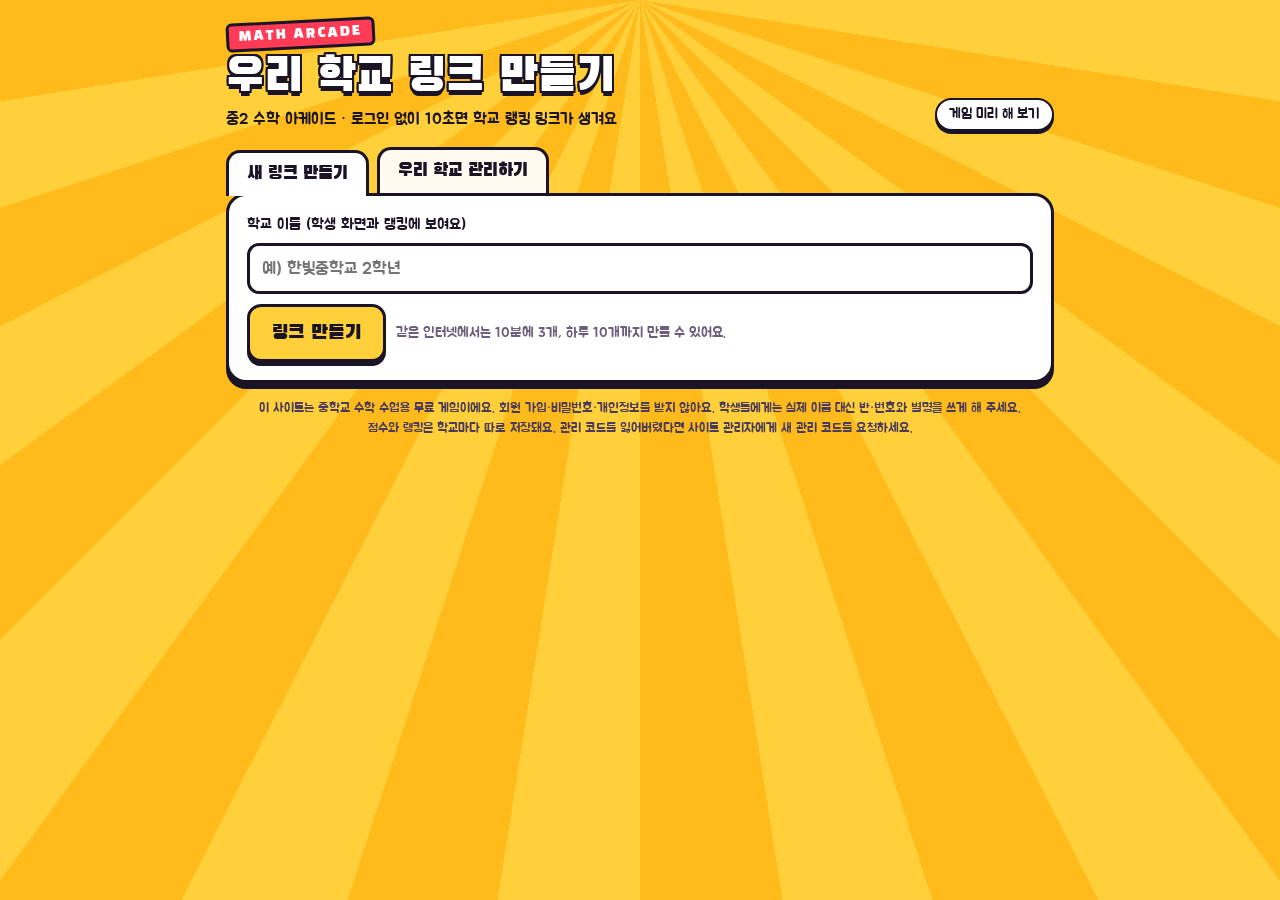
<file: new.html>
<!doctype html>
<html lang="ko">
<head>
<meta charset="utf-8">
<meta name="viewport" content="width=device-width,initial-scale=1,viewport-fit=cover">
<title>우리 학교 링크 만들기 · 중2 수학 아케이드</title>
<meta name="robots" content="noindex">
<meta name="description" content="선생님이 우리 학교 수업용 게임 링크를 만드는 페이지입니다. 회원 가입이나 개인정보 입력이 없습니다.">
<link rel="preconnect" href="https://fonts.googleapis.com">
<link rel="preconnect" href="https://fonts.gstatic.com" crossorigin>
<link href="https://fonts.googleapis.com/css2?family=Black+Han+Sans&family=Jua&display=swap" rel="stylesheet">
<link rel="stylesheet" href="teacher.css">
</head>
<body>
<div class="wrap">
  <header class="top">
    <div>
      <span class="ribbon">MATH ARCADE</span>
      <h1 class="otl">우리 학교 링크 만들기</h1>
      <p>중2 수학 아케이드 · 로그인 없이 10초면 학교 랭킹 링크가 생겨요</p>
    </div>
    <nav><a href="./">게임 미리 해 보기</a></nav>
  </header>

  <div>
    <div class="tabs" role="tablist">
      <button class="tab" role="tab" id="tabNew" aria-selected="true" aria-controls="pNew">새 링크 만들기</button>
      <button class="tab" role="tab" id="tabMy" aria-selected="false" aria-controls="pMy">우리 학교 관리하기</button>
    </div>

    <!-- 새 링크 만들기 -->
    <section class="panel" id="pNew" role="tabpanel" aria-labelledby="tabNew">
      <form id="fNew" class="grid" style="display:grid;gap:10px">
        <label class="fld" for="schoolIn">학교 이름 (학생 화면과 랭킹에 보여요)
          <input id="schoolIn" maxlength="40" placeholder="예) 한빛중학교 2학년" autocomplete="off">
        </label>
        <div class="row"><button class="btn big yel" id="bNew" type="submit">링크 만들기</button><span class="hint">같은 인터넷에서는 10분에 3개, 하루 10개까지 만들 수 있어요.</span></div>
        <div class="msg bad" id="newErr" hidden></div>
      </form>

      <div id="made" hidden style="display:grid;gap:14px">
        <div class="msg ok">링크가 만들어졌어요! 아래 <b>관리 코드</b>는 지금 꼭 저장해 두세요. 다른 기기에서는 다시 볼 수 없어요.</div>
        <div class="result">
          <div class="qrbox"><canvas id="qr" aria-label="학생 접속 QR 코드"></canvas><span class="hint">학생 접속 QR</span></div>
          <div class="kv">
            <div><div class="k">학교</div><div class="schoolname" id="mName"></div></div>
            <div><div class="k">학생 접속 주소</div><div class="url" id="mUrl"></div>
              <div class="row" style="margin-top:8px"><button class="btn sm" id="cUrl">주소 복사</button><a class="btn sm" id="oUrl" target="_blank" rel="noopener" style="text-decoration:none">새 창에서 열어 보기</a></div></div>
            <div><div class="k">관리 코드 (이름 바꾸기·기록 초기화·삭제에 필요해요)</div><span class="code" id="mManage"></span>
              <div class="row" style="margin-top:8px"><button class="btn sm" id="cManage">관리 코드 복사</button><span class="hint">학교 코드 <b class="mono" id="mCode"></b></span></div></div>
          </div>
        </div>
        <div class="row">
          <button class="btn yel" id="dMemo">관리 정보 메모 저장</button>
          <button class="btn" id="dQR">QR 이미지 저장</button>
          <button class="btn" id="dPoster">안내문 이미지 저장</button>
        </div>
        <p class="hint">안내문 이미지(QR + 주소 + 학교 이름)를 학생들에게 보내거나 칠판 화면에 띄우면 돼요.</p>
      </div>

      <div id="mine" hidden style="display:grid;gap:8px">
        <h3>이 기기에서 만든 링크</h3>
        <div id="mineList" style="display:grid;gap:6px"></div>
        <p class="hint">이 목록은 이 브라우저에만 저장돼요. 브라우저 기록을 지우면 사라지니 메모도 꼭 따로 남겨 두세요.</p>
      </div>
    </section>

    <!-- 우리 학교 관리하기 -->
    <section class="panel" id="pMy" role="tabpanel" aria-labelledby="tabMy" hidden>
      <form id="fMy" style="display:grid;gap:10px">
        <div class="grid2">
          <label class="fld" for="myCode">학생 접속 주소 또는 학교 코드
            <input id="myCode" placeholder="예) https://…/?s=ab3k7q 또는 ab3k7q" autocomplete="off">
          </label>
          <label class="fld" for="myManage">관리 코드
            <input id="myManage" placeholder="예) JCUV-BJBY" autocomplete="off" style="text-transform:uppercase">
          </label>
        </div>
        <div class="row"><button class="btn big yel" type="submit" id="bMy">불러오기</button></div>
        <div class="msg bad" id="myErr" hidden></div>
      </form>

      <div id="myBox" hidden style="display:grid;gap:14px">
        <div class="result">
          <div class="qrbox"><canvas id="myQr" aria-label="학생 접속 QR 코드"></canvas><span class="hint">학생 접속 QR</span></div>
          <div class="kv">
            <div><div class="k">학교</div><div class="schoolname" id="myName"></div></div>
            <div><div class="k">학생 접속 주소</div><div class="url" id="myUrl"></div>
              <div class="row" style="margin-top:8px"><button class="btn sm" id="myCUrl">주소 복사</button><button class="btn sm" id="myPoster">안내문 이미지 저장</button></div></div>
          </div>
        </div>
        <div class="stats">
          <div class="stat"><div class="k">참여한 학생</div><div class="v" id="myStudents">0</div></div>
          <div class="stat"><div class="k">저장된 기록</div><div class="v" id="myRecords">0</div></div>
          <div class="stat"><div class="k">만든 날</div><div class="v" style="font-size:16px" id="myCreated">-</div></div>
          <div class="stat"><div class="k">최근 활동</div><div class="v" style="font-size:16px" id="myActive">-</div></div>
        </div>

        <div class="panel" style="box-shadow:none;border-width:2px">
          <h3>학교 이름 바꾸기</h3>
          <div class="row"><input id="newName" maxlength="40" placeholder="새 학교 이름"><button class="btn" id="bRename">바꾸기</button></div>
        </div>
        <div class="panel" style="box-shadow:none;border-width:2px">
          <h3>기록 모두 초기화 (새 학기용)</h3>
          <p class="hint">랭킹 기록만 모두 지워요. 학생 링크와 관리 코드는 그대로 쓸 수 있어요.</p>
          <div class="row"><button class="btn" id="bReset">기록 모두 초기화</button></div>
        </div>
        <div class="panel" style="box-shadow:none;border-width:2px">
          <h3>학교 링크 삭제</h3>
          <p class="hint">링크와 모든 기록이 사라지고 되돌릴 수 없어요. 확인을 위해 학교 이름을 그대로 입력해 주세요.</p>
          <div class="row"><input id="delName" placeholder="학교 이름 입력"><button class="btn red" id="bDelete">삭제</button></div>
        </div>
        <div class="msg" id="myMsg" hidden></div>
      </div>
    </section>
  </div>

  <footer>이 사이트는 중학교 수학 수업용 무료 게임이에요. 회원 가입·비밀번호·개인정보를 받지 않아요. 학생들에게는 실제 이름 대신 반·번호와 별명을 쓰게 해 주세요.<br>점수와 랭킹은 학교마다 따로 저장돼요. 관리 코드를 잃어버렸다면 사이트 관리자에게 새 관리 코드를 요청하세요.</footer>
</div>

<script src="config.js"></script>
<script src="common.js"></script>
<script src="qr.js"></script>
<script>
(function(){
'use strict';
const $=s=>document.querySelector(s);
const MINE='m2a_mine';
const getMine=()=>{try{return JSON.parse(localStorage.getItem(MINE)||'[]');}catch(e){return [];}};
const setMine=v=>{try{localStorage.setItem(MINE,JSON.stringify(v.slice(0,20)));}catch(e){}};

/* 탭 */
function tab(which){ const n=which==='new'; $('#tabNew').setAttribute('aria-selected',n); $('#tabMy').setAttribute('aria-selected',!n); $('#pNew').hidden=!n; $('#pMy').hidden=n; }
$('#tabNew').onclick=()=>tab('new'); $('#tabMy').onclick=()=>tab('my');
if(location.hash==='#manage') tab('my');

function busy(btn,on,text){ if(on){ btn.dataset.t=btn.textContent; btn.textContent=text||'잠시만요…'; btn.disabled=true; } else { btn.textContent=btn.dataset.t||btn.textContent; btn.disabled=false; } }
function showMsg(el,text,kind){ el.className='msg '+(kind||'bad'); el.textContent=text; el.hidden=!text; }

/* ---------- 새 링크 만들기 ---------- */
let made=null;
$('#fNew').addEventListener('submit',e=>{ e.preventDefault();
  const name=$('#schoolIn').value.trim(); const btn=$('#bNew');
  if(name.length<2){ showMsg($('#newErr'),'학교 이름을 2글자 이상 써 주세요.'); $('#schoolIn').focus(); return; }
  showMsg($('#newErr'),''); busy(btn,true,'만드는 중…');
  M2A.rpc('public_create',{p_name:name}).then(j=>{
    busy(btn,false);
    if(!j||!j.ok){ showMsg($('#newErr'),(j&&j.error)||'링크를 만들지 못했어요.'); return; }
    made={code:j.code,name:j.name,manage:j.manage,url:M2A.studentUrl(j.code),at:new Date().toISOString()};
    const m=getMine().filter(x=>x.code!==made.code); m.unshift(made); setMine(m);
    showMade(made); renderMine(); $('#schoolIn').value='';
  }).catch(err=>{ busy(btn,false); showMsg($('#newErr'),err.message); });
});
function showMade(m){
  made=m; $('#made').hidden=false; $('#mName').textContent=m.name; $('#mUrl').textContent=m.url; $('#oUrl').href=m.url;
  $('#mManage').textContent=m.manage; $('#mCode').textContent=m.code; drawQR($('#qr'),m.url,360);
  $('#made').scrollIntoView({behavior:'smooth',block:'start'});
}
$('#cUrl').onclick=e=>M2A.copyText(made.url,e.currentTarget);
$('#cManage').onclick=e=>M2A.copyText(made.manage,e.currentTarget);
const memo=m=>`[중2 수학 아케이드 · 학교 링크 관리 정보]\n\n학교: ${m.name}\n학생 접속 주소: ${m.url}\n학교 코드: ${m.code}\n관리 코드: ${m.manage}\n\n관리 페이지: ${location.origin+location.pathname}#manage\n· 관리 코드는 이름 바꾸기, 기록 초기화, 삭제에 필요해요.\n· 관리 코드는 다시 볼 수 없으니 이 메모를 잘 보관하세요.\n`;
$('#dMemo').onclick=()=>M2A.downloadText(memo(made),`${made.name}_관리정보.txt`);
$('#dQR').onclick=()=>{ const c=document.createElement('canvas'); drawQR(c,made.url,800); M2A.downloadCanvas(c,`${made.name}_QR.png`); };
$('#dPoster').onclick=()=>posterOf(made.name,made.url);
function posterOf(name,url){ const go=()=>M2A.downloadCanvas(M2A.makePoster(name,url),`${name}_안내문.png`); if(document.fonts&&document.fonts.load){ Promise.all([document.fonts.load('40px "Black Han Sans"'),document.fonts.load('40px "Jua"')]).then(go,go); } else go(); }

function renderMine(){ const m=getMine(); $('#mine').hidden=!m.length;
  $('#mineList').innerHTML=m.map((x,i)=>`<div class="row" style="justify-content:space-between;border:2px solid var(--ink);border-radius:12px;padding:8px 10px;background:var(--cream)"><span><b>${M2A.esc(x.name)}</b> <span class="hint mono">${M2A.esc(x.code)}</span></span><button class="btn sm" data-i="${i}">다시 보기</button></div>`).join('');
  $('#mineList').querySelectorAll('button').forEach(b=>b.onclick=()=>showMade(getMine()[+b.dataset.i])); }
renderMine();

/* ---------- 우리 학교 관리하기 ---------- */
let cur=null;
function creds(){ return {p_school:M2A.pickCode($('#myCode').value),p_manage:$('#myManage').value.trim()}; }
$('#fMy').addEventListener('submit',e=>{ e.preventDefault(); load(true); });
function load(scroll){
  const c=creds(); if(!c.p_school||!c.p_manage){ showMsg($('#myErr'),'학교 주소(또는 코드)와 관리 코드를 모두 넣어 주세요.'); return; }
  const btn=$('#bMy'); busy(btn,true,'불러오는 중…'); showMsg($('#myErr'),'');
  return M2A.rpc('my_info',c).then(j=>{ busy(btn,false);
    if(!j||!j.ok){ $('#myBox').hidden=true; showMsg($('#myErr'),(j&&j.error)||'불러오지 못했어요.'); return; }
    cur=j; const url=M2A.studentUrl(j.code); $('#myBox').hidden=false;
    $('#myName').textContent=j.name; $('#myUrl').textContent=url; drawQR($('#myQr'),url,360);
    $('#myStudents').textContent=j.students; $('#myRecords').textContent=j.records;
    $('#myCreated').textContent=M2A.fmtDate(j.created_at); $('#myActive').textContent=j.last_active?M2A.fmtDate(j.last_active):'아직 없음';
    if(scroll) $('#myBox').scrollIntoView({behavior:'smooth',block:'start'});
  }).catch(err=>{ busy(btn,false); showMsg($('#myErr'),err.message); });
}
$('#myCUrl').onclick=e=>M2A.copyText(M2A.studentUrl(cur.code),e.currentTarget);
$('#myPoster').onclick=()=>posterOf(cur.name,M2A.studentUrl(cur.code));
$('#bRename').onclick=()=>{ const v=$('#newName').value.trim(); if(v.length<2){ showMsg($('#myMsg'),'새 학교 이름을 2글자 이상 써 주세요.'); return; }
  const b=$('#bRename'); busy(b,true); M2A.rpc('my_rename',Object.assign(creds(),{p_name:v})).then(j=>{ busy(b,false);
    if(!j.ok){ showMsg($('#myMsg'),j.error); return; } showMsg($('#myMsg'),`학교 이름을 "${j.name}"(으)로 바꿨어요.`,'ok'); $('#newName').value=''; load(); }).catch(err=>{ busy(b,false); showMsg($('#myMsg'),err.message); }); };
$('#bReset').onclick=()=>{ const b=$('#bReset');
  if(!b.dataset.sure){ b.dataset.sure='1'; b.classList.add('sure'); b.textContent='정말 모든 기록을 지울까요? 한 번 더 누르세요'; setTimeout(()=>{ if(b.dataset.sure){ delete b.dataset.sure; b.classList.remove('sure'); b.textContent='기록 모두 초기화'; } },5000); return; }
  delete b.dataset.sure; b.classList.remove('sure'); busy(b,true,'지우는 중…');
  M2A.rpc('my_reset',creds()).then(j=>{ b.disabled=false; b.textContent='기록 모두 초기화'; if(!j.ok){ showMsg($('#myMsg'),j.error); return; } showMsg($('#myMsg'),`기록 ${j.deleted}개를 지웠어요. 링크는 그대로 쓸 수 있어요.`,'ok'); load(); })
    .catch(err=>{ b.disabled=false; b.textContent='기록 모두 초기화'; showMsg($('#myMsg'),err.message); }); };
$('#bDelete').onclick=()=>{ if(!cur) return; if($('#delName').value.trim()!==cur.name){ showMsg($('#myMsg'),`학교 이름 "${cur.name}"을(를) 똑같이 입력해야 삭제할 수 있어요.`); return; }
  const b=$('#bDelete'); busy(b,true,'삭제하는 중…'); const code=cur.code;
  M2A.rpc('my_delete',creds()).then(j=>{ busy(b,false); if(!j.ok){ showMsg($('#myMsg'),j.error); return; }
    setMine(getMine().filter(x=>x.code!==code)); renderMine(); $('#myBox').hidden=true; cur=null; $('#delName').value='';
    showMsg($('#myErr'),'학교 링크와 기록을 모두 삭제했어요.','ok'); }).catch(err=>{ busy(b,false); showMsg($('#myMsg'),err.message); }); };
})();
</script>
</body>
</html>
</file>
<file: teacher.css>
/* 중2 수학 아케이드 · 선생님용 페이지(new, admin, loadtest) 공통 스타일
   게임과 같은 오락실 느낌: 햇살 무늬 바탕, 굵은 잉크 테두리, 큰 글씨 버튼 */
:root{
  --ink:#1b1426; --ink2:#4a3b5c; --soft:#6b5f7d; --cream:#fffaf0; --white:#fff; --line:#e8dfc9;
  --sun1:#ffd03a; --sun2:#ffbb1c; --red:#ff3b55; --blue:#2f86ff; --green:#22b866; --pink:#ff5fb0;
  --good-bg:#d9f7e5; --bad-bg:#ffe0e5; --warn-bg:#fff1c2;
  --f-big:'Black Han Sans','Jua','Apple SD Gothic Neo','Malgun Gothic',sans-serif;
  --f-ui:'Jua','Apple SD Gothic Neo','Malgun Gothic',system-ui,sans-serif;
  --f-num:ui-monospace,'SFMono-Regular',Menlo,Consolas,monospace;
  color-scheme:light;
}
*{box-sizing:border-box}
[hidden]{display:none!important}
html{-webkit-text-size-adjust:100%;text-size-adjust:100%}
body{margin:0;color:var(--ink);font-family:var(--f-ui);font-size:16px;line-height:1.5;
  background-color:var(--sun2);background-image:repeating-conic-gradient(from 0deg at 50% 0%,var(--sun1) 0deg 9deg,var(--sun2) 9deg 18deg);background-attachment:fixed;min-height:100vh}
.wrap{max-width:860px;margin:0 auto;padding-block:20px 48px;padding-left:max(16px,env(safe-area-inset-left,0px));padding-right:max(16px,env(safe-area-inset-right,0px));display:grid;gap:16px}
a{color:var(--ink)}
button,input,select{font:inherit;color:inherit}
button{cursor:pointer;touch-action:manipulation}
button:focus-visible,input:focus-visible,select:focus-visible,a:focus-visible{outline:3px solid var(--blue);outline-offset:2px}

.otl{font-family:var(--f-big);font-weight:400;color:#fff;
  text-shadow:-2px -2px 0 var(--ink),2px -2px 0 var(--ink),-2px 2px 0 var(--ink),2px 2px 0 var(--ink),0 -2px 0 var(--ink),0 2px 0 var(--ink),-2px 0 0 var(--ink),2px 0 0 var(--ink),0 5px 0 var(--ink)}
.top{display:flex;flex-wrap:wrap;align-items:flex-end;justify-content:space-between;gap:8px 16px}
.top .ribbon{display:inline-block;font-family:var(--f-big);font-size:13px;color:#fff;background:var(--red);border:3px solid var(--ink);padding:2px 10px 1px;border-radius:6px;transform:rotate(-3deg);letter-spacing:2px}
.top h1{margin:4px 0 0;font-size:clamp(30px,7vw,46px);line-height:1.1;text-wrap:balance}
.top p{margin:4px 0 0;font-size:16px}
.top nav{display:flex;gap:8px;flex-wrap:wrap}
.top nav a{font-size:14px;background:#fff;border:2px solid var(--ink);border-radius:999px;padding:4px 12px;text-decoration:none;box-shadow:0 3px 0 var(--ink)}

.panel{background:var(--white);border:3px solid var(--ink);border-radius:20px;padding:18px;box-shadow:0 6px 0 var(--ink);display:grid;gap:14px;min-width:0}
.panel h2{margin:0;font-family:var(--f-big);font-weight:400;font-size:24px;letter-spacing:.3px}
.panel h3{margin:0;font-size:19px;font-weight:400}
.hint{font-size:14px;color:var(--soft);margin:0}
.row{display:flex;flex-wrap:wrap;gap:10px;align-items:center}
.row>input{flex:1;min-width:0}
.grid2{display:grid;grid-template-columns:repeat(2,minmax(0,1fr));gap:14px}

.btn{border:3px solid var(--ink);background:#fff;border-radius:14px;box-shadow:0 4px 0 var(--ink);padding:9px 16px;font-size:16px;transition:transform .05s,box-shadow .05s;white-space:nowrap}
.btn:active{transform:translateY(3px);box-shadow:0 1px 0 var(--ink)}
.btn:disabled{opacity:.5;cursor:not-allowed}
.btn.big{font-family:var(--f-big);font-size:20px;padding:11px 22px}
.btn.yel{background:var(--sun1)} .btn.red{background:var(--red);color:#fff} .btn.blue{background:var(--blue);color:#fff}
.btn.sm{font-size:14px;padding:5px 10px;border-width:2px;box-shadow:0 3px 0 var(--ink);border-radius:10px}
.btn.sure{background:var(--red);color:#fff}
input[type=text],input[type=password],input:not([type]),select{border:3px solid var(--ink);border-radius:12px;padding:10px 12px;font-size:17px;background:#fff;width:100%}
label.fld{display:grid;gap:6px;font-size:15px}

.tabs{display:flex;gap:8px;flex-wrap:wrap}
.tab{font-family:var(--f-big);font-size:18px;border:3px solid var(--ink);border-radius:14px 14px 0 0;background:var(--cream);padding:8px 18px;border-bottom-width:0;box-shadow:none}
.tab[aria-selected="true"]{background:#fff;position:relative;top:3px}

.msg{border:2px solid var(--ink);border-radius:12px;padding:10px 12px;font-size:15px}
.msg.ok{background:var(--good-bg)} .msg.bad{background:var(--bad-bg)} .msg.warn{background:var(--warn-bg)}

.result{display:grid;grid-template-columns:auto minmax(0,1fr);gap:18px;align-items:start}
.qrbox{background:#fff;border:3px solid var(--ink);border-radius:16px;padding:8px;width:200px;display:grid;gap:6px;justify-items:center}
.qrbox canvas{width:180px;height:180px;image-rendering:pixelated}
.kv{display:grid;gap:12px;min-width:0}
.kv .k{font-size:13px;color:var(--soft);letter-spacing:.5px}
.kv .v{font-size:20px;overflow-wrap:anywhere}
.url{font-family:var(--f-num);font-size:15px;background:var(--cream);border:2px dashed var(--ink);border-radius:10px;padding:8px 10px;overflow-wrap:anywhere}
.code{font-family:var(--f-num);font-size:30px;font-weight:700;letter-spacing:3px;background:var(--sun1);border:3px solid var(--ink);border-radius:12px;padding:6px 14px;display:inline-block}
.schoolname{font-family:var(--f-big);font-size:26px;line-height:1.2}

.stats{display:grid;grid-template-columns:repeat(4,minmax(0,1fr));gap:10px}
.stat{background:var(--cream);border:2px solid var(--ink);border-radius:14px;padding:10px 12px;min-width:0}
.stat .k{font-size:13px;color:var(--soft)}
.stat .v{font-family:var(--f-big);font-size:26px;line-height:1.15;font-variant-numeric:tabular-nums}
.meter{height:12px;border:2px solid var(--ink);border-radius:8px;background:#fff;overflow:hidden;margin-top:6px}
.meter i{display:block;height:100%;background:var(--green)}
.meter.warn i{background:var(--sun2)} .meter.bad i{background:var(--red)}

.tablewrap{overflow-x:auto;border:2px solid var(--ink);border-radius:14px;background:#fff}
table{border-collapse:collapse;width:100%;font-size:15px;min-width:760px}
th,td{text-align:left;padding:9px 10px;border-bottom:1px solid var(--line);vertical-align:top}
th{background:var(--cream);font-weight:400;font-size:13px;color:var(--soft);position:sticky;top:0;white-space:nowrap}
td:first-child{min-width:120px}
td:nth-child(6),td:nth-child(7){font-size:13px;min-width:84px}
td:last-child{min-width:200px}
td .acts .btn{padding:4px 8px;font-size:13px}
td.num{text-align:right;font-variant-numeric:tabular-nums}
td .acts{display:flex;flex-wrap:wrap;gap:6px}
.pill{display:inline-block;font-size:12px;border-radius:999px;padding:1px 8px;border:1.5px solid var(--ink);white-space:nowrap}
.pill.pub{background:var(--warn-bg)} .pill.adm{background:#e3eeff} .pill.test{background:var(--bad-bg)}
tr.editing td{background:#fffbe6}
.mono{font-family:var(--f-num)}

.verdict{font-family:var(--f-big);font-size:30px}
.log{font-family:var(--f-num);font-size:13px;background:#1b1426;color:#e9e3ff;border-radius:12px;padding:10px 12px;max-height:220px;overflow:auto;white-space:pre-wrap}
.bar{height:16px;border:2px solid var(--ink);border-radius:8px;background:#fff;overflow:hidden}
.bar i{display:block;height:100%;width:0;background:var(--blue);transition:width .2s}

footer{font-size:13px;color:var(--ink2);text-align:center}

@media (max-width:640px){
  .result{grid-template-columns:minmax(0,1fr)}
  .qrbox{justify-self:center}
  .grid2{grid-template-columns:minmax(0,1fr)}
  .stats{grid-template-columns:repeat(2,minmax(0,1fr))}
  .code{font-size:24px}
  .tab{font-size:16px;padding:7px 12px}
  .tabs{gap:6px;flex-wrap:nowrap}
}
@media (prefers-reduced-motion:reduce){*{transition:none!important}}
</file>
